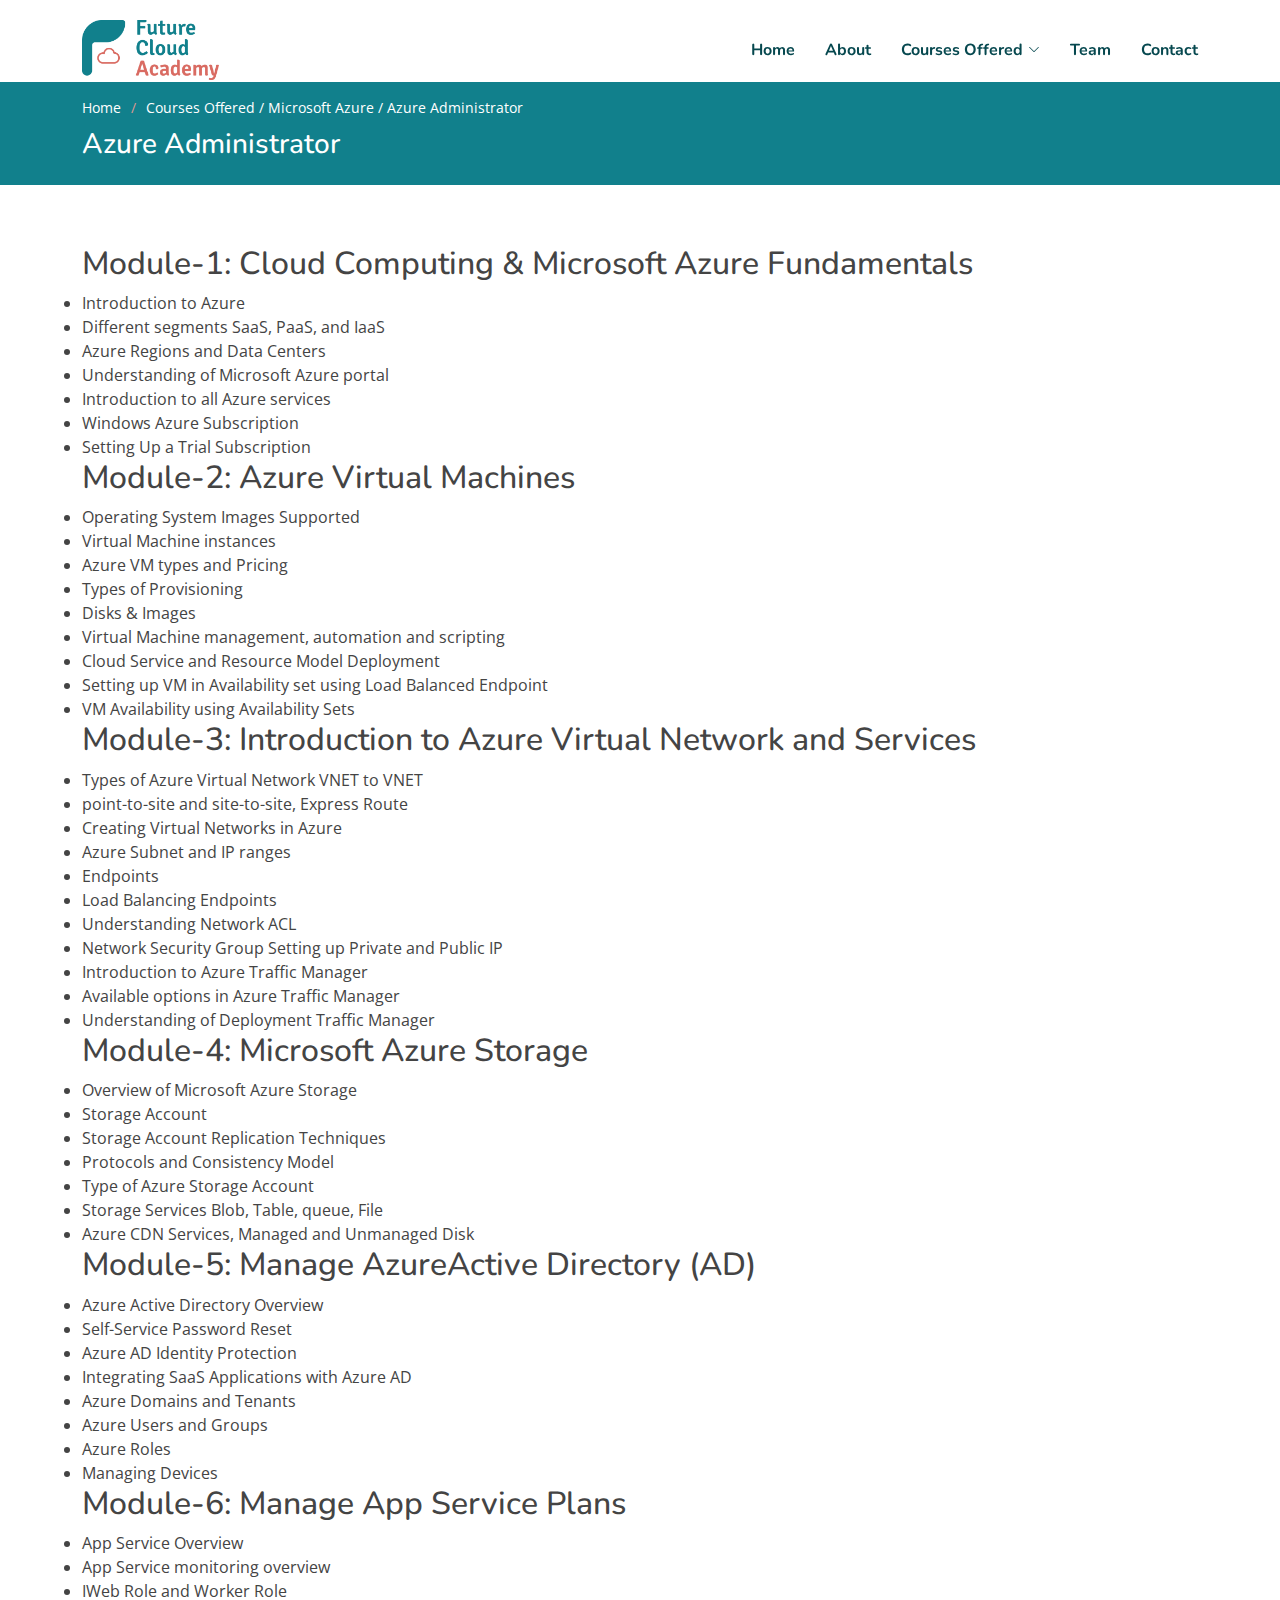
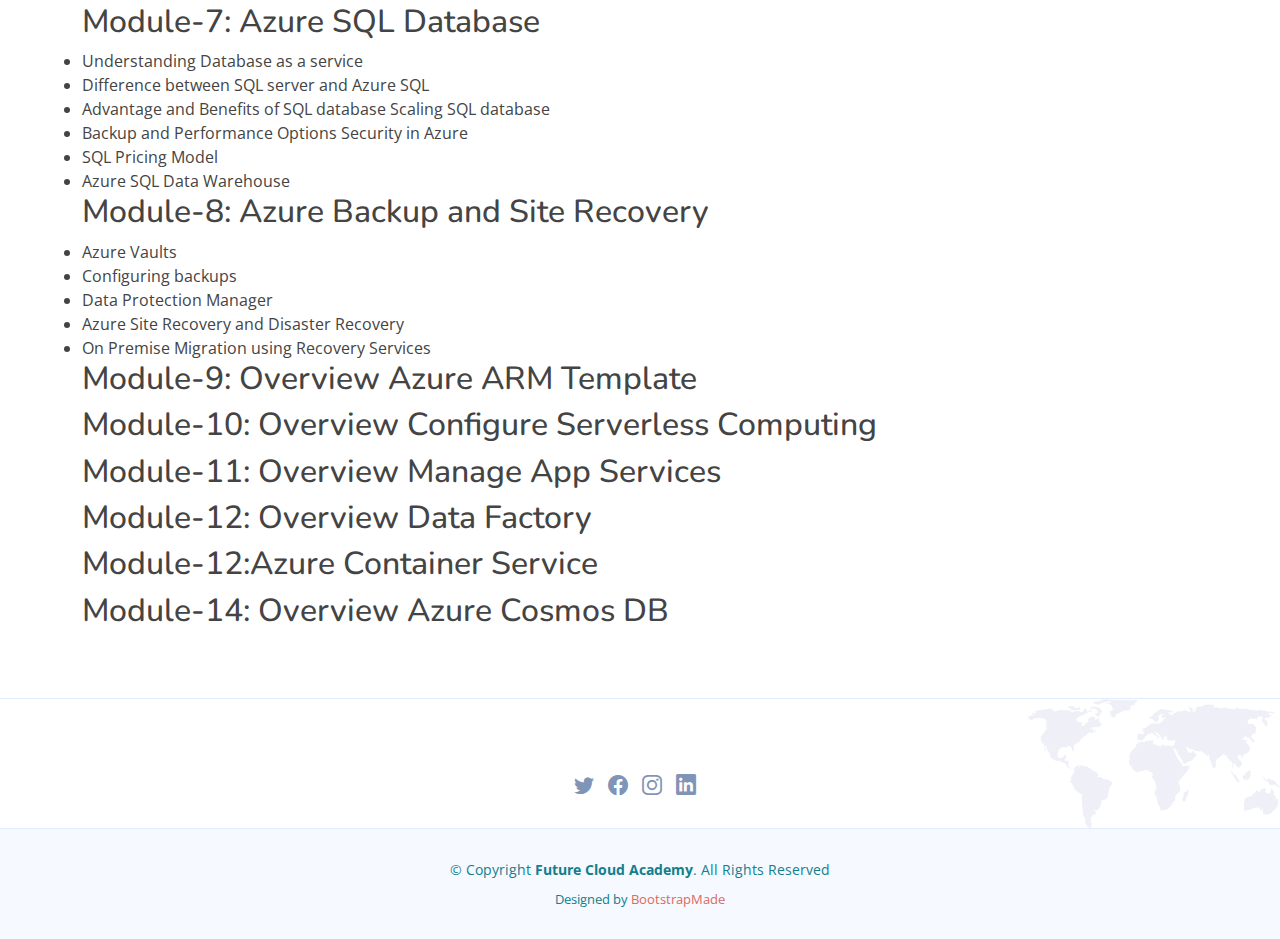
<file: az104.html>
<!DOCTYPE html>
<html lang="en">

<head>
  <meta charset="utf-8">
  <meta content="width=device-width, initial-scale=1.0" name="viewport">

  <title>Azure Administrator - Az104</title>
  <meta content="" name="description">
  <meta content="" name="keywords">

  <!-- Favicons -->
  <link href="assets/img/favicon.png" rel="icon">
  <link href="assets/img/apple-touch-icon.png" rel="apple-touch-icon">

  <!-- Google Fonts -->
  <link href="https://fonts.googleapis.com/css?family=Open+Sans:300,300i,400,400i,600,600i,700,700i|Nunito:300,300i,400,400i,600,600i,700,700i|Poppins:300,300i,400,400i,500,500i,600,600i,700,700i" rel="stylesheet">

  <!-- Vendor CSS Files -->
  <link href="assets/vendor/bootstrap/css/bootstrap.min.css" rel="stylesheet">
  <link href="assets/vendor/bootstrap-icons/bootstrap-icons.css" rel="stylesheet">
  <link href="assets/vendor/aos/aos.css" rel="stylesheet">
  <link href="assets/vendor/remixicon/remixicon.css" rel="stylesheet">
  <link href="assets/vendor/swiper/swiper-bundle.min.css" rel="stylesheet">
  <link href="assets/vendor/glightbox/css/glightbox.min.css" rel="stylesheet">

  <!-- Template Main CSS File -->
  <link href="assets/css/style.css" rel="stylesheet">

  <!-- =======================================================
  * Template Name: FlexStart - v1.4.0
  * Template URL: https://bootstrapmade.com/flexstart-bootstrap-startup-template/
  * Author: BootstrapMade.com
  * License: https://bootstrapmade.com/license/
  ======================================================== -->
</head>

<body>

  <!-- ======= Header ======= -->
  <header id="header" class="header fixed-top">
    <div class="container-fluid container-xl d-flex align-items-center justify-content-between">

      <a href="index.html" class="logo d-flex align-items-center">
        <img src="assets/img/logo.png" alt="">
        <!-- <span>FlexStart</span> -->
      </a>

      <nav id="navbar" class="navbar">
        <ul>
          <li><a class="nav-link scrollto" href="index.html">Home</a></li>
          <li><a class="nav-link scrollto" href="index.html #about">About</a></li>
			<li class="dropdown"><a href="#"><span>Courses Offered</span> <i class="bi bi-chevron-down"></i></a>
            <ul>
              <li class="dropdown"><a href="#"><span>Microsoft Azure</span> <i class="bi bi-chevron-right"></i></a>
                <ul>
              <li><a class="active" href="az104.html">Azure Administrator (Az-104)</a></li>
              <li><a href="az304.html">Azure Architect (Az-303 Az-304)</a></li>
              <li><a href="azdf.html">AAzure Security Engineer Associate (Az500) </a></li>
              <li><a href="azsqlad.html">Azure SQL Administrator</a></li>
                </ul>
              </li>
<!--			  <li class="dropdown"><a href="#"><span>AWS</span> <i class="bi bi-chevron-right"></i></a>
                <ul>
			  <li><a href="awssaa.html">AWS Solutions Architect Associate</a></li>
              <li><a href="awssap.html">AWS Solutions Architect Professional</a></li>
              <li><a href="awsdoep.html">AWS DevOps Engineer Professional</a></li>
              <li><a href="awssoaa.html">AWS SysOps Administrator Associate</a></li>
                </ul>
              </li>
			  <li class="dropdown"><a href="#"><span>Google Cloud</span> <i class="bi bi-chevron-right"></i></a>
                <ul>
              <li><a href="goace.html">Associate Cloud Engineer</a></li>
              <li><a href="gopca.html">Professional Cloud Architect</a></li>
              <li><a href="gopcse.html">Professional Cloud Security Engineer</a></li>
              <li><a href="gopcdoe.html">Professional Cloud DevOps Engineer</a></li>
            </ul>
              </li> -->
			  <li class="dropdown"><a href="#"><span>ITIL4</span> <i class="bi bi-chevron-right"></i></a>
                <ul>
              <li><a href="itilace.html">ITIL4 Foundation</a></li>
              <li><a href="itilpca.html">Incident Problem and Change Management</a></li>
              <li><a href="itilpcse.html">IT Asset Management</a></li>
              <li><a href="itilpcdoe.html">IT SIAM</a></li>
			  <li><a href="ITILCM.html">IT Change Management</a></li>
			    </ul>
              </li>
            </ul>
          </li>
          <li><a class="nav-link scrollto" href="index.html #team">Team</a></li>
          <li><a class="nav-link scrollto" href="index.html #contact">Contact</a></li>
        </ul>
        <i class="bi bi-list mobile-nav-toggle"></i>
      </nav><!-- .navbar -->

    </div>
  </header><!-- End Header -->

  <main id="main">

    <!-- ======= Breadcrumbs ======= -->
    <section class="breadcrumbs">
      <div class="container">

        <ol>
          <li><a href="index.html">Home</a></li>
          <li>Courses Offered / Microsoft Azure / Azure Administrator</li>
        </ol>
        <h2>Azure Administrator</h2>

      </div>
    </section><!-- End Breadcrumbs -->

    <section class="inner-page">
      <div class="container">
        <h2> Module-1: Cloud Computing & Microsoft Azure Fundamentals </h2>
		 		 <li class="font-size-s">
					Introduction to Azure
		 </li>
		 		 <li class="font-size-s">
					Different segments SaaS, PaaS, and IaaS 
		 </li>
		 		 <li class="font-size-s">
					Azure Regions and Data Centers 
		 </li>
		 		 <li class="font-size-s">
					Understanding of Microsoft Azure portal 
		 </li>
		 		 <li class="font-size-s">
					Introduction to all Azure services 
		 </li>
		 		 <li class="font-size-s">
					Windows Azure Subscription
		 </li>
		 		 <li class="font-size-s">
					Setting Up a Trial Subscription
		 </li>
      </div>
	  <div class="container">
         <h2>Module-2: Azure Virtual Machines</h2>
		 		 <li class="font-size-s">
					Operating System Images Supported 
		 </li>
		 		 <li class="font-size-s">
					Virtual Machine instances 
		 </li>
		 		 <li class="font-size-s">
					Azure VM types and Pricing 
		 </li>
		 		 <li class="font-size-s">
					Types of Provisioning
		 </li>
		 		 <li class="font-size-s">
					Disks & Images
		 </li>
		 		 <li class="font-size-s">
					Virtual Machine management, automation and scripting 
		 </li>
		 		 <li class="font-size-s">
					Cloud Service and Resource Model Deployment
		 </li>
		 <li class="font-size-s">
					Setting up VM in Availability set using Load Balanced Endpoint 
		 </li>
		 		 <li class="font-size-s">
					VM Availability using Availability Sets
		 </li>
      </div>
	  <div class="container">
         <h2>Module-3: Introduction to Azure Virtual Network and Services</h2>
		 		 <li class="font-size-s">
					Types of Azure Virtual Network VNET to VNET
		 </li>
		 		 <li class="font-size-s">
					point-to-site and site-to-site, Express Route 
		 </li>
		 		 <li class="font-size-s">
					Creating Virtual Networks in Azure
		 </li>
		 		 <li class="font-size-s">
					Azure Subnet and IP ranges 
		 </li>
		 		 <li class="font-size-s">
					Endpoints
		 </li>
		 		 <li class="font-size-s">
					Load Balancing Endpoints
		 </li>
		 		 <li class="font-size-s">
					Understanding Network ACL
		 </li>
		 <li class="font-size-s">
					Network Security Group Setting up Private and Public IP 
		 </li>
		 <li class="font-size-s">
					Introduction to Azure Traffic Manager
		 </li>
		 <li class="font-size-s">
					Available options in Azure Traffic Manager 
		 </li>
		 <li class="font-size-s">
					Understanding of Deployment Traffic Manager
		 </li>
      </div>
      <div class="container">
        <h2> Module-4: Microsoft Azure Storage</h2>
		 		 <li class="font-size-s">
					Overview of Microsoft Azure Storage 
		 </li>
		 		 <li class="font-size-s">
					Storage Account
		 </li>
		 		 <li class="font-size-s">
					Storage Account Replication Techniques 
		 </li>
		 		 <li class="font-size-s">
					Protocols and Consistency Model
		</li>			
		 		 <li class="font-size-s">
					Type of Azure Storage Account
		 </li>
		 		 <li class="font-size-s">
					Storage Services Blob, Table, queue, File
		 </li>
		 		 <li class="font-size-s">
					Azure CDN Services, Managed and Unmanaged Disk
		 </li>
      </div>
      <div class="container">
         <h2>Module-5: Manage AzureActive Directory (AD)</h2>
		 		 <li class="font-size-s">
					Azure Active Directory Overview 
		 </li>
		 		 <li class="font-size-s">
					Self-Service Password Reset 
		 </li>
		 		 <li class="font-size-s">
					Azure AD Identity Protection
		 </li>
		 		 <li class="font-size-s">
					Integrating SaaS Applications with Azure AD 
		 </li>
		 		 <li class="font-size-s">
					Azure Domains and Tenants
		 </li>
		 		 <li class="font-size-s">
					Azure Users and Groups 
		 </li>
		 		 <li class="font-size-s">
					Azure Roles
		 </li>
		 <li class="font-size-s">
					Managing Devices
		 </li>
      </div>
      <div class="container">
<h2> Module-6: Manage App Service Plans</h2>
		 		 <li class="font-size-s">
					App Service Overview
		 </li>
		 		 <li class="font-size-s">
					App Service monitoring overview  
		 </li>
		 		 <li class="font-size-s">
					IWeb Role and Worker Role
		 </li>
      </div>
      <div class="container">
         <h2>Module-7: Azure SQL Database</h2>
		 		 <li class="font-size-s">
					Understanding Database as a service
		 </li>
		 		 <li class="font-size-s">
					Difference between SQL server and Azure SQL
		 </li>
		 		 <li class="font-size-s">
					Advantage and Benefits of SQL database Scaling SQL database 
		 </li>
		 		 <li class="font-size-s">
					Backup and Performance Options Security in Azure
		 </li>
		 		 <li class="font-size-s">
					SQL Pricing Model
		 </li>
		 		 <li class="font-size-s">
					Azure SQL Data Warehouse
		 </li>
      </div>
      <div class="container">
         <h2>Module-8: Azure Backup and Site Recovery</h2>
		 		 <li class="font-size-s">
					Azure Vaults 
		 </li>
		 		 <li class="font-size-s">
					Configuring backups 
		 </li>
		 		 <li class="font-size-s">
					Data Protection Manager
		 </li>
		 		 <li class="font-size-s">
					Azure Site Recovery and Disaster Recovery 
		 </li>
		 		 <li class="font-size-s">
					On Premise Migration using Recovery Services
		 </li>
      </div>
      <div class="container">
        <h2>Module-9: Overview Azure ARM Template</h2>
	
      </div>
      <div class="container">
         <h2>Module-10: Overview Configure Serverless Computing</h2>
		
      </div>
      <div class="container">
         <h2>Module-11: Overview Manage App Services</h2>
		
      </div>
      <div class="container">
         <h2>Module-12: Overview Data Factory</h2>
		 		 
		 		 
      </div>
      <div class="container">
	  	  <h2>Module-12:Azure Container Service</h2>
	 			 		 
      </div>
      <div class="container">
         <h2>Module-14: Overview Azure Cosmos DB</h2>
		 		 
      </div>
    </section>
  </main><!-- End #main -->

  <!-- ======= Footer ======= -->
  <footer id="footer" class="footer">
    <div class="footer-top">
      <div class="container">
        <div class="row gy-4">
              <!-- <span>FlexStart</span> -->
	<center>
            <div class="social-links mt-3">
              <a href="https://twitter.com/FutureCloudAca1" class="twitter"><i class="bi bi-twitter"></i></a>
              <a href="https://www.facebook.com/profile.php?id=100066685652739" class="facebook"><i class="bi bi-facebook"></i></a>
              <a href="https://www.instagram.com/futurecloudacademy/" class="instagram"><i class="bi bi-instagram bx bxl-instagram"></i></a>
              <a href="https://www.linkedin.com/in/futurecloud-academy-50ab50217/" class="linkedin"><i class="bi bi-linkedin bx bxl-linkedin"></i></a>
            </div>
	</center>
        </div>
      </div>
    </div>

    <div class="container">
      <div class="copyright">
        &copy; Copyright <strong><span>Future Cloud Academy</span></strong>. All Rights Reserved
      </div>
      <div class="credits">
        <!-- All the links in the footer should remain intact. -->
        <!-- You can delete the links only if you purchased the pro version. -->
        <!-- Licensing information: https://bootstrapmade.com/license/ -->
        <!-- Purchase the pro version with working PHP/AJAX contact form: https://bootstrapmade.com/flexstart-bootstrap-startup-template/ -->
        Designed by <a href="https://bootstrapmade.com/">BootstrapMade</a>
      </div>
    </div>
  </footer><!-- End Footer -->

  <a href="#" class="back-to-top d-flex align-items-center justify-content-center"><i class="bi bi-arrow-up-short"></i></a>

  <!-- Vendor JS Files -->
  <script src="assets/vendor/bootstrap/js/bootstrap.bundle.js"></script>
  <script src="assets/vendor/aos/aos.js"></script>
  <script src="assets/vendor/php-email-form/validate.js"></script>
  <script src="assets/vendor/swiper/swiper-bundle.min.js"></script>
  <script src="assets/vendor/purecounter/purecounter.js"></script>
  <script src="assets/vendor/isotope-layout/isotope.pkgd.min.js"></script>
  <script src="assets/vendor/glightbox/js/glightbox.min.js"></script>

  <!-- Template Main JS File -->
  <script src="assets/js/main.js"></script>

</body>

</html>
</file>
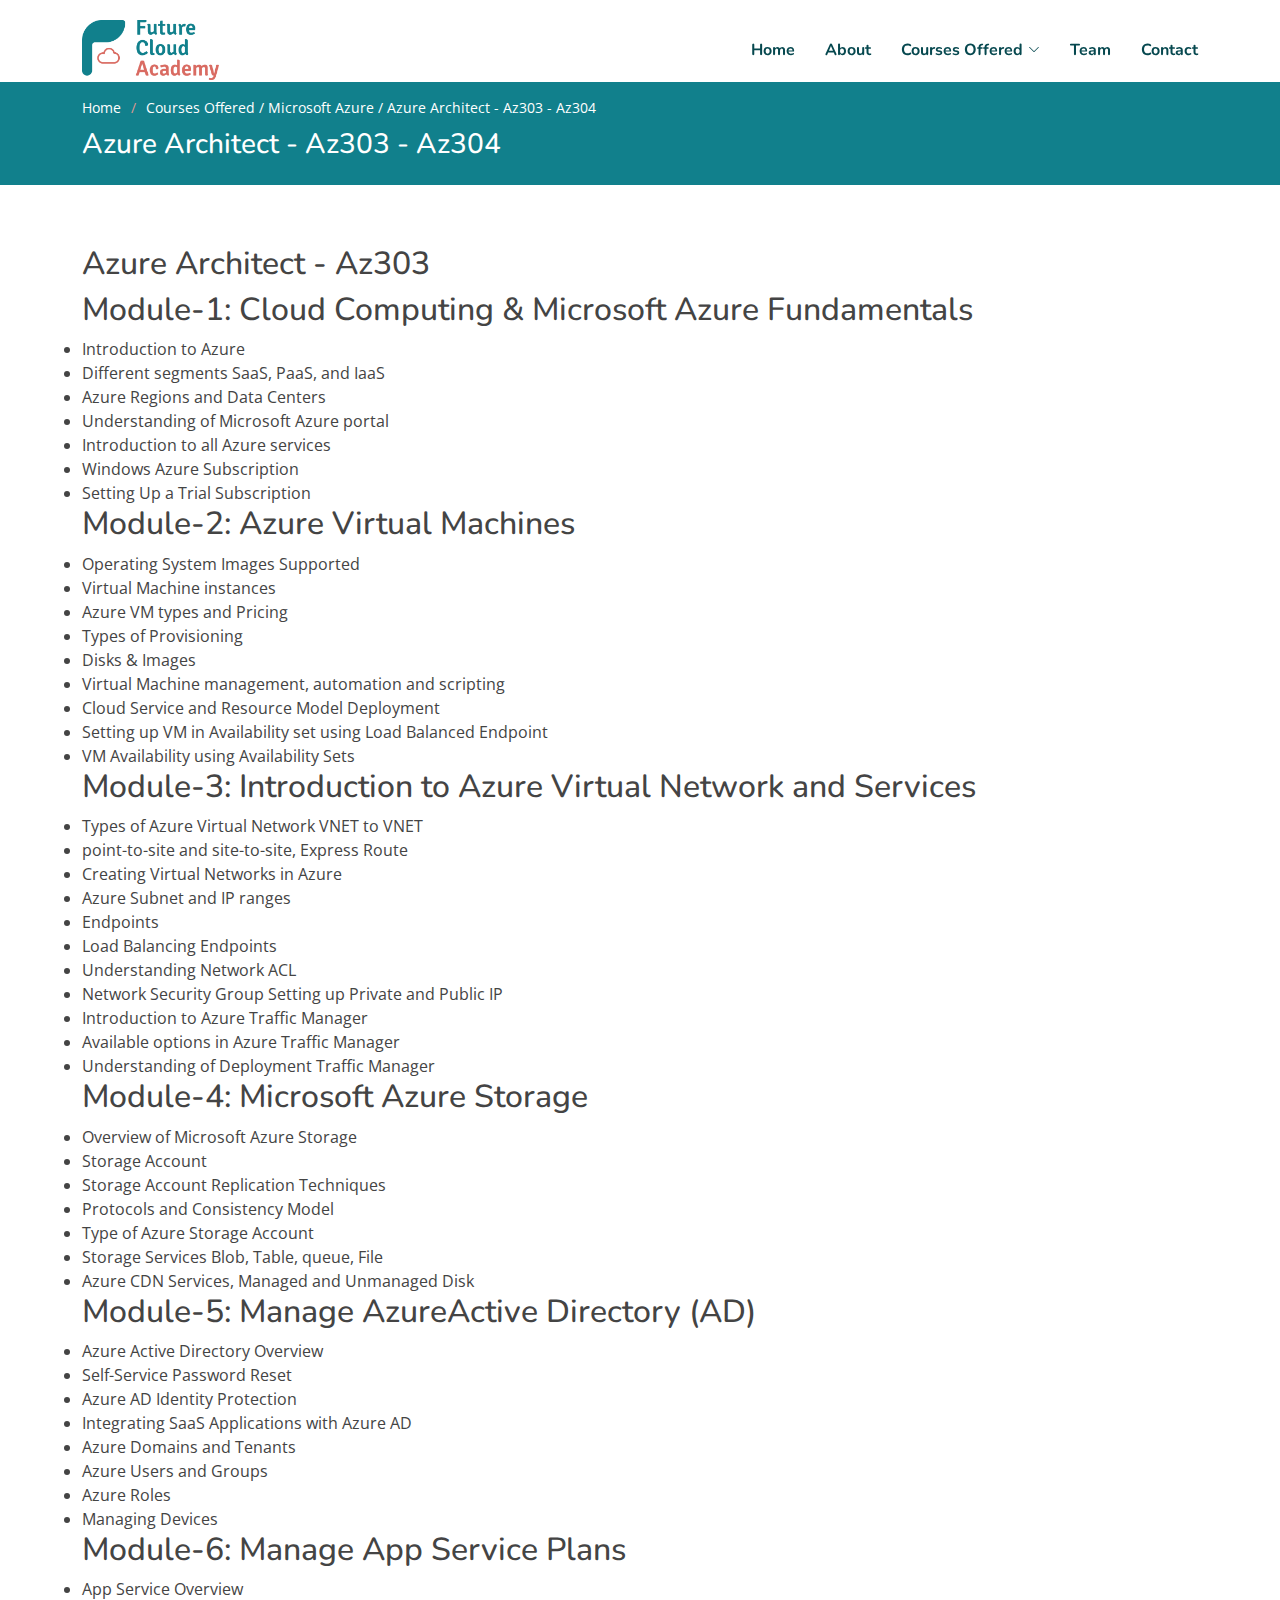
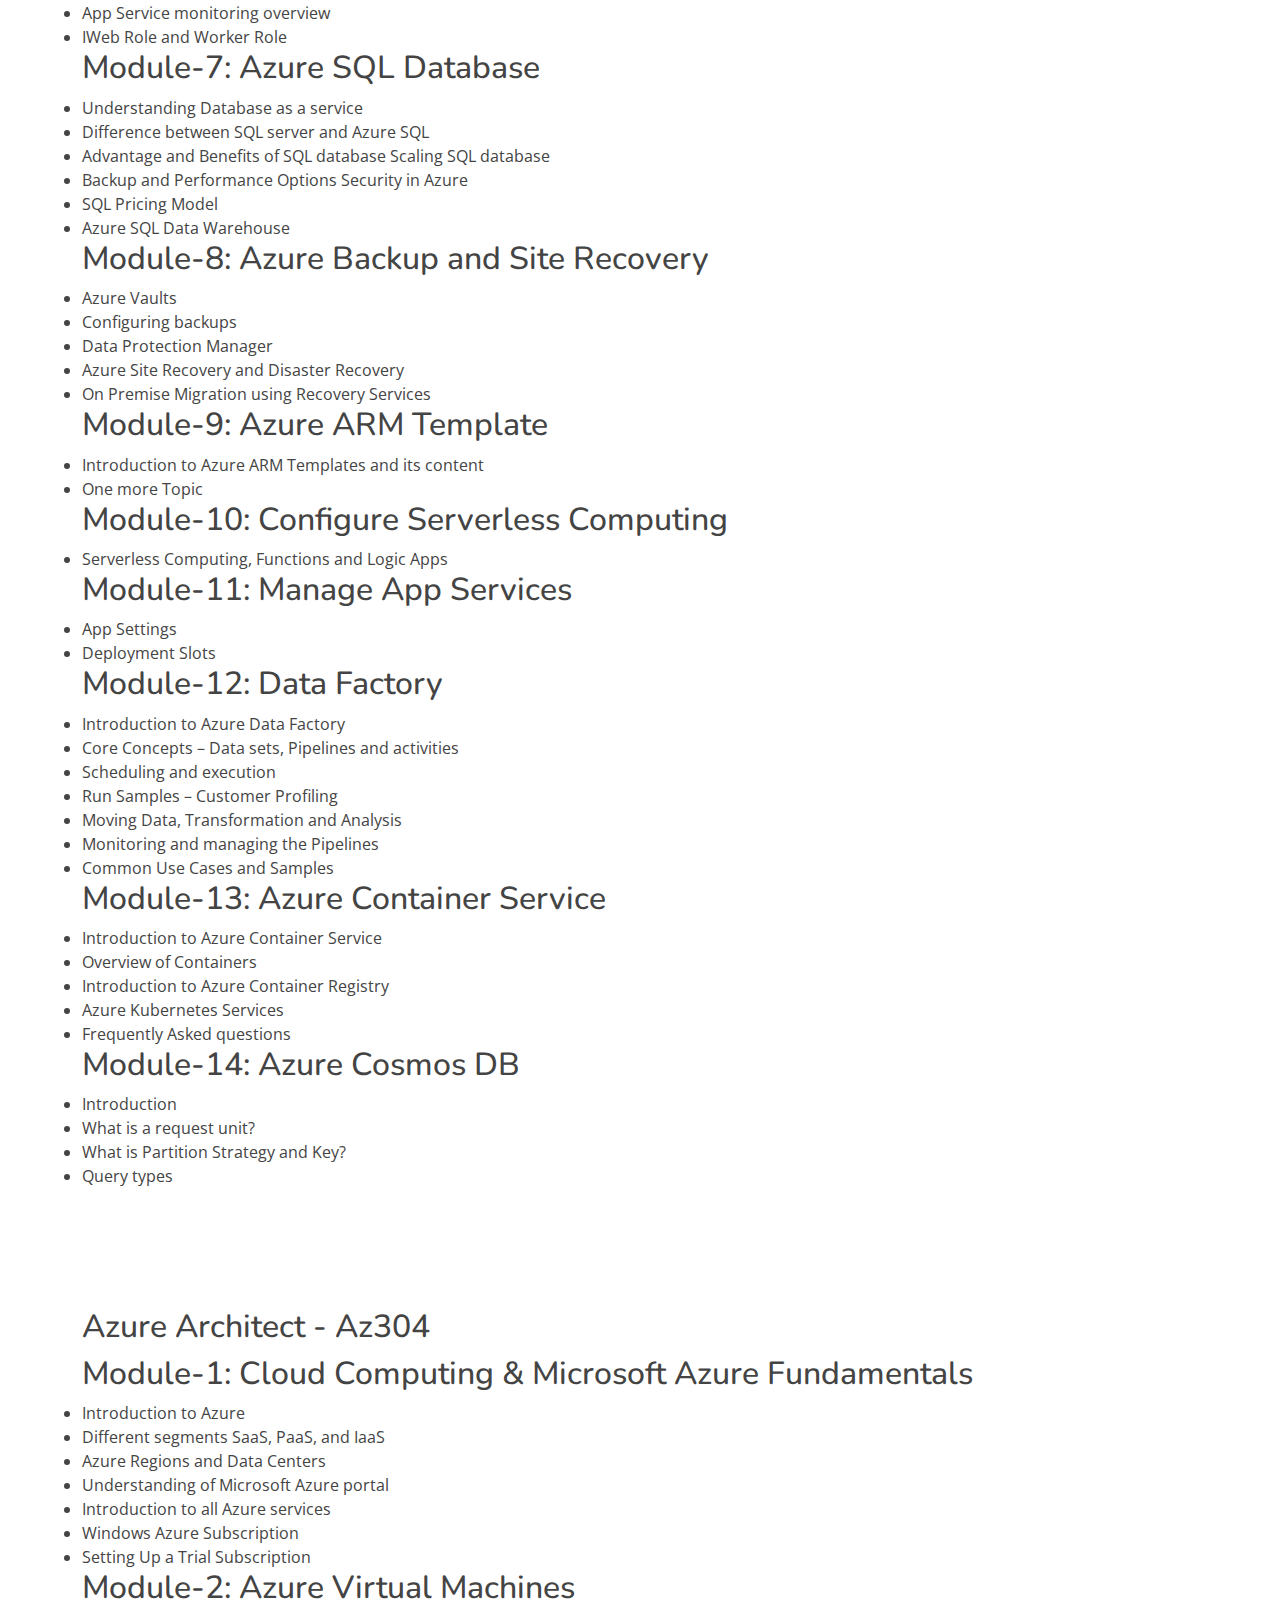
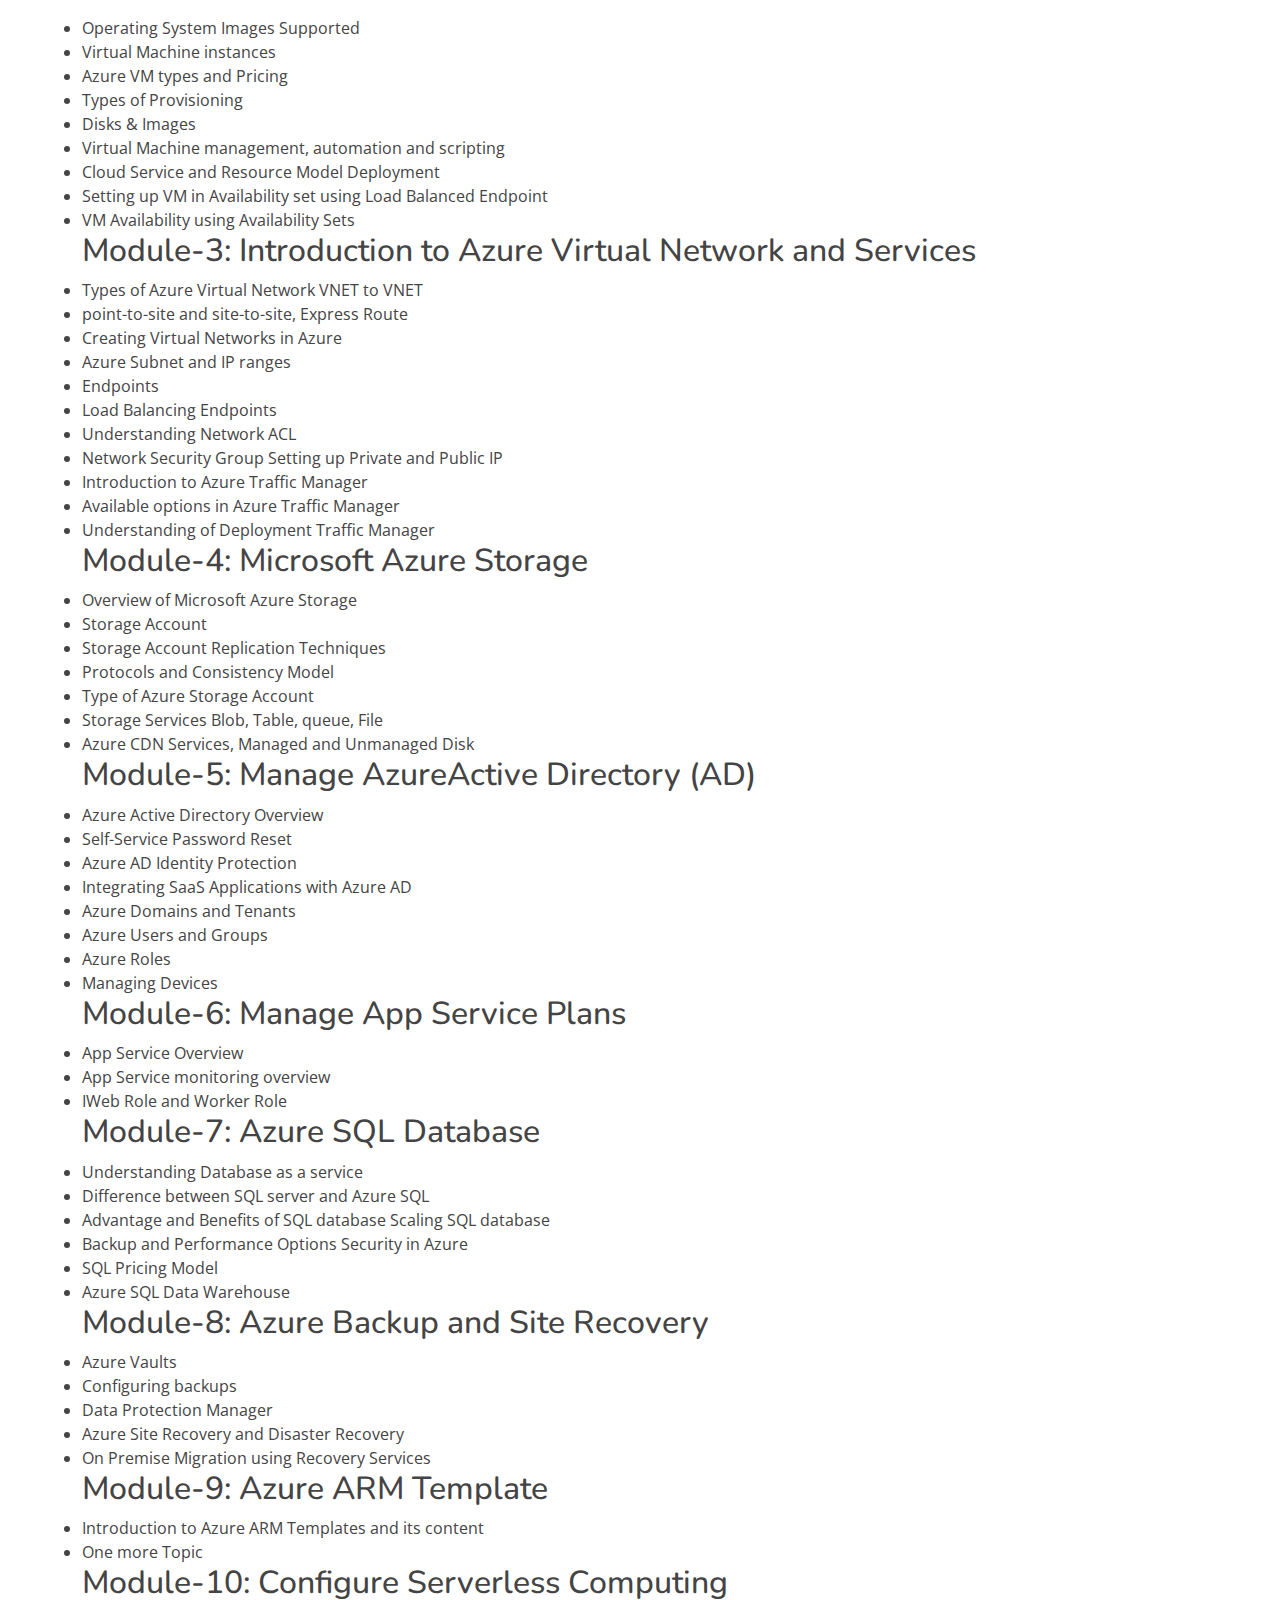
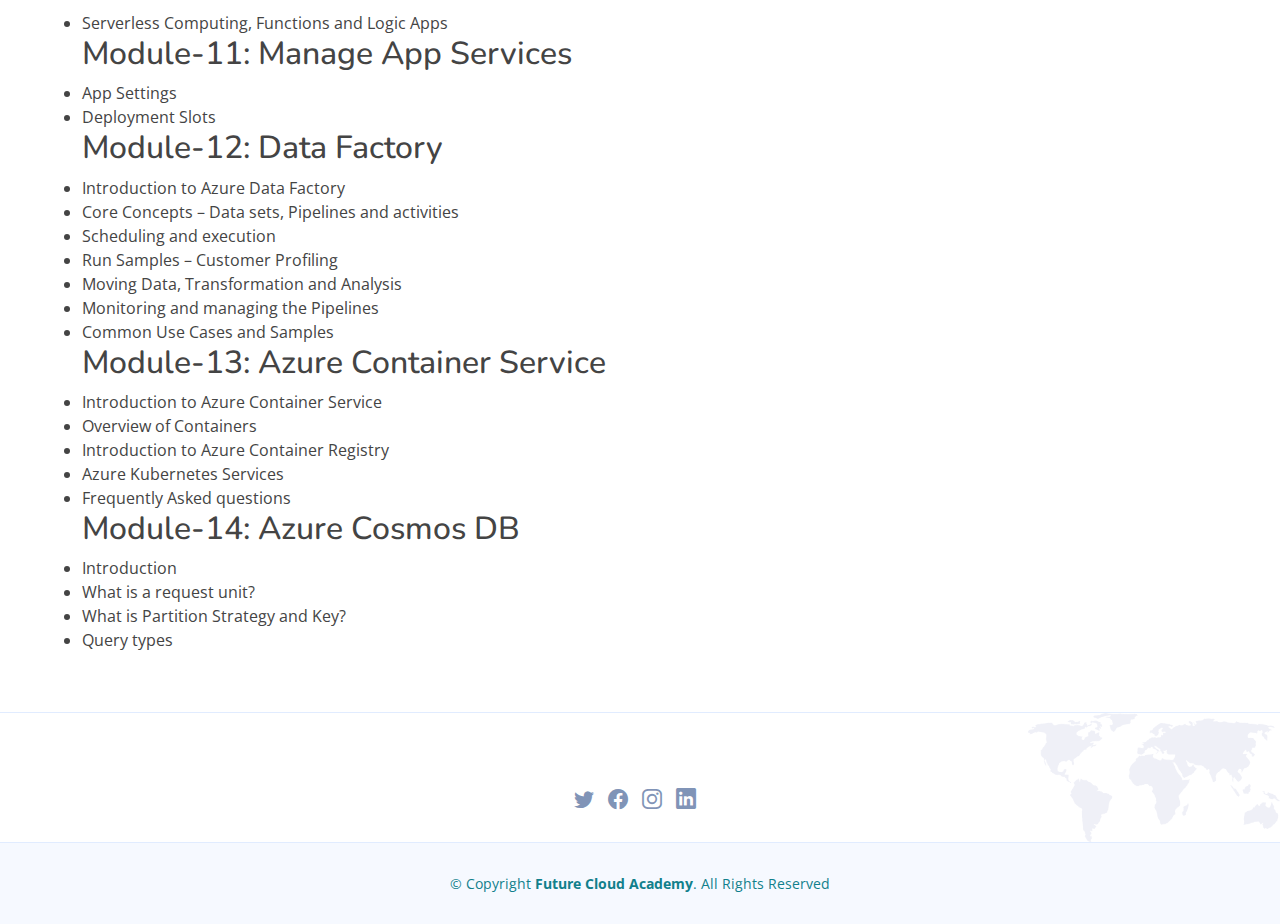
<file: az304.html>
<!DOCTYPE html>
<html lang="en">

<head>
  <meta charset="utf-8">
  <meta content="width=device-width, initial-scale=1.0" name="viewport">

  <title>Azure Architect - Az303 - Az304</title>
  <meta content="" name="description">
  <meta content="" name="keywords">

  <!-- Favicons -->
  <link href="assets/img/favicon.png" rel="icon">
  <link href="assets/img/apple-touch-icon.png" rel="apple-touch-icon">

  <!-- Google Fonts -->
  <link href="https://fonts.googleapis.com/css?family=Open+Sans:300,300i,400,400i,600,600i,700,700i|Nunito:300,300i,400,400i,600,600i,700,700i|Poppins:300,300i,400,400i,500,500i,600,600i,700,700i" rel="stylesheet">

  <!-- Vendor CSS Files -->
  <link href="assets/vendor/bootstrap/css/bootstrap.min.css" rel="stylesheet">
  <link href="assets/vendor/bootstrap-icons/bootstrap-icons.css" rel="stylesheet">
  <link href="assets/vendor/aos/aos.css" rel="stylesheet">
  <link href="assets/vendor/remixicon/remixicon.css" rel="stylesheet">
  <link href="assets/vendor/swiper/swiper-bundle.min.css" rel="stylesheet">
  <link href="assets/vendor/glightbox/css/glightbox.min.css" rel="stylesheet">

  <!-- Template Main CSS File -->
  <link href="assets/css/style.css" rel="stylesheet">

  <!-- =======================================================
  * Template Name: FlexStart - v1.4.0
  * Template URL: https://bootstrapmade.com/flexstart-bootstrap-startup-template/
  * Author: BootstrapMade.com
  * License: https://bootstrapmade.com/license/
  ======================================================== -->
</head>

<body>

  <!-- ======= Header ======= -->
  <header id="header" class="header fixed-top">
    <div class="container-fluid container-xl d-flex align-items-center justify-content-between">

      <a href="index.html" class="logo d-flex align-items-center">
        <img src="assets/img/logo.png" alt="">
        <!-- <span>FlexStart</span> -->
      </a>

      <nav id="navbar" class="navbar">
        <ul>
          <li><a class="nav-link scrollto" href="index.html">Home</a></li>
          <li><a class="nav-link scrollto" href="index.html #about">About</a></li>
			<li class="dropdown"><a href="#"><span>Courses Offered</span> <i class="bi bi-chevron-down"></i></a>
            <ul>
              <li class="dropdown"><a href="#"><span>Microsoft Azure</span> <i class="bi bi-chevron-right"></i></a>
                <ul>
              <li><a class="active" href="az104.html">Azure Administrator (Az-104)</a></li>
              <li><a href="az304.html">Azure Architect (Az-303 Az-304)</a></li>
              <li><a href="azdf.html">Azure Security Engineer Associate (Az500)</a></li>
              <li><a href="azsqlad.html">Azure SQL Administrator</a></li>
                </ul>
              </li>
<!--		  <li class="dropdown"><a href="#"><span>AWS</span> <i class="bi bi-chevron-right"></i></a>
                <ul>
			  <li><a href="awssaa.html">AWS Solutions Architect Associate</a></li>
              <li><a href="awssap.html">AWS Solutions Architect Professional</a></li>
              <li><a href="awsdoep.html">AWS DevOps Engineer Professional</a></li>
              <li><a href="awssoaa.html">AWS SysOps Administrator Associate</a></li>
                </ul>
              </li>
			  <li class="dropdown"><a href="#"><span>Google Cloud</span> <i class="bi bi-chevron-right"></i></a>
                <ul>
              <li><a href="goace.html">Associate Cloud Engineer</a></li>
              <li><a href="gopca.html">Professional Cloud Architect</a></li>
              <li><a href="gopcse.html">Professional Cloud Security Engineer</a></li>
              <li><a href="gopcdoe.html">Professional Cloud DevOps Engineer</a></li>
            </ul>
              </li>
-->
			  
			  <li class="dropdown"><a href="#"><span>ITIL4</span> <i class="bi bi-chevron-right"></i></a>
               <ul>
              <li><a href="itilace.html">ITIL4 Foundation</a></li>
              <li><a href="itilpca.html">Incident Problem and Change Management</a></li>
              <li><a href="itilpcse.html">IT Asset Management</a></li>
              <li><a href="itilpcdoe.html">IT SIAM</a></li>
			  <li><a href="ITILCM.html">IT Change Management</a></li>
			    </ul>
              </li>
            </ul>
          </li>
          <li><a class="nav-link scrollto" href="index.html #team">Team</a></li>
          <li><a class="nav-link scrollto" href="index.html #contact">Contact</a></li>
        </ul>
        <i class="bi bi-list mobile-nav-toggle"></i>
      </nav><!-- .navbar -->

    </div>
  </header><!-- End Header -->

  <main id="main">

    <!-- ======= Breadcrumbs ======= -->
    <section class="breadcrumbs">
      <div class="container">

        <ol>
          <li><a href="index.html">Home</a></li>
          <li>Courses Offered / Microsoft Azure / Azure Architect - Az303 - Az304</li>
        </ol>
        <h2>Azure Architect - Az303 - Az304</h2>

      </div>
    </section><!-- End Breadcrumbs -->

    <section class="inner-page">
      <div class="container">
		  <h2> Azure Architect - Az303 </h2>
        <h2> Module-1: Cloud Computing & Microsoft Azure Fundamentals </h2>
		 		 <li class="font-size-s">
					Introduction to Azure
		 </li>
		 		 <li class="font-size-s">
					Different segments SaaS, PaaS, and IaaS 
		 </li>
		 		 <li class="font-size-s">
					Azure Regions and Data Centers 
		 </li>
		 		 <li class="font-size-s">
					Understanding of Microsoft Azure portal 
		 </li>
		 		 <li class="font-size-s">
					Introduction to all Azure services 
		 </li>
		 		 <li class="font-size-s">
					Windows Azure Subscription
		 </li>
		 		 <li class="font-size-s">
					Setting Up a Trial Subscription
		 </li>
      </div>
	  <div class="container">
         <h2>Module-2: Azure Virtual Machines</h2>
		 		 <li class="font-size-s">
					Operating System Images Supported 
		 </li>
		 		 <li class="font-size-s">
					Virtual Machine instances 
		 </li>
		 		 <li class="font-size-s">
					Azure VM types and Pricing 
		 </li>
		 		 <li class="font-size-s">
					Types of Provisioning
		 </li>
		 		 <li class="font-size-s">
					Disks & Images
		 </li>
		 		 <li class="font-size-s">
					Virtual Machine management, automation and scripting 
		 </li>
		 		 <li class="font-size-s">
					Cloud Service and Resource Model Deployment
		 </li>
		 <li class="font-size-s">
					Setting up VM in Availability set using Load Balanced Endpoint 
		 </li>
		 		 <li class="font-size-s">
					VM Availability using Availability Sets
		 </li>
      </div>
	  <div class="container">
         <h2>Module-3: Introduction to Azure Virtual Network and Services</h2>
		 		 <li class="font-size-s">
					Types of Azure Virtual Network VNET to VNET
		 </li>
		 		 <li class="font-size-s">
					point-to-site and site-to-site, Express Route 
		 </li>
		 		 <li class="font-size-s">
					Creating Virtual Networks in Azure
		 </li>
		 		 <li class="font-size-s">
					Azure Subnet and IP ranges 
		 </li>
		 		 <li class="font-size-s">
					Endpoints
		 </li>
		 		 <li class="font-size-s">
					Load Balancing Endpoints
		 </li>
		 		 <li class="font-size-s">
					Understanding Network ACL
		 </li>
		 <li class="font-size-s">
					Network Security Group Setting up Private and Public IP 
		 </li>
		 <li class="font-size-s">
					Introduction to Azure Traffic Manager
		 </li>
		 <li class="font-size-s">
					Available options in Azure Traffic Manager 
		 </li>
		 <li class="font-size-s">
					Understanding of Deployment Traffic Manager
		 </li>
      </div>
      <div class="container">
        <h2> Module-4: Microsoft Azure Storage</h2>
		 		 <li class="font-size-s">
					Overview of Microsoft Azure Storage 
		 </li>
		 		 <li class="font-size-s">
					Storage Account
		 </li>
		 		 <li class="font-size-s">
					Storage Account Replication Techniques 
		 </li>
		 		 <li class="font-size-s">
					Protocols and Consistency Model
		</li>			
		 		 <li class="font-size-s">
					Type of Azure Storage Account
		 </li>
		 		 <li class="font-size-s">
					Storage Services Blob, Table, queue, File
		 </li>
		 		 <li class="font-size-s">
					Azure CDN Services, Managed and Unmanaged Disk
		 </li>
      </div>
      <div class="container">
         <h2>Module-5: Manage AzureActive Directory (AD)</h2>
		 		 <li class="font-size-s">
					Azure Active Directory Overview 
		 </li>
		 		 <li class="font-size-s">
					Self-Service Password Reset 
		 </li>
		 		 <li class="font-size-s">
					Azure AD Identity Protection
		 </li>
		 		 <li class="font-size-s">
					Integrating SaaS Applications with Azure AD 
		 </li>
		 		 <li class="font-size-s">
					Azure Domains and Tenants
		 </li>
		 		 <li class="font-size-s">
					Azure Users and Groups 
		 </li>
		 		 <li class="font-size-s">
					Azure Roles
		 </li>
		 <li class="font-size-s">
					Managing Devices
		 </li>
      </div>
      <div class="container">
<h2> Module-6: Manage App Service Plans</h2>
		 		 <li class="font-size-s">
					App Service Overview
		 </li>
		 		 <li class="font-size-s">
					App Service monitoring overview  
		 </li>
		 		 <li class="font-size-s">
					IWeb Role and Worker Role
		 </li>
      </div>
      <div class="container">
         <h2>Module-7: Azure SQL Database</h2>
		 		 <li class="font-size-s">
					Understanding Database as a service
		 </li>
		 		 <li class="font-size-s">
					Difference between SQL server and Azure SQL
		 </li>
		 		 <li class="font-size-s">
					Advantage and Benefits of SQL database Scaling SQL database 
		 </li>
		 		 <li class="font-size-s">
					Backup and Performance Options Security in Azure
		 </li>
		 		 <li class="font-size-s">
					SQL Pricing Model
		 </li>
		 		 <li class="font-size-s">
					Azure SQL Data Warehouse
		 </li>
      </div>
      <div class="container">
         <h2>Module-8: Azure Backup and Site Recovery</h2>
		 		 <li class="font-size-s">
					Azure Vaults 
		 </li>
		 		 <li class="font-size-s">
					Configuring backups 
		 </li>
		 		 <li class="font-size-s">
					Data Protection Manager
		 </li>
		 		 <li class="font-size-s">
					Azure Site Recovery and Disaster Recovery 
		 </li>
		 		 <li class="font-size-s">
					On Premise Migration using Recovery Services
		 </li>
      </div>
      <div class="container">
        <h2>Module-9: Azure ARM Template</h2>
		 		 <li class="font-size-s">
					Introduction to Azure ARM Templates and its content
		 </li>
		 		 <li class="font-size-s">
					One more Topic 
		 </li>
      </div>
      <div class="container">
         <h2>Module-10: Configure Serverless Computing</h2>
		 		 <li class="font-size-s">
					Serverless Computing, Functions and Logic Apps
		 </li>
      </div>
      <div class="container">
         <h2>Module-11: Manage App Services</h2>
		 		 <li class="font-size-s">
					App Settings
		 </li>
		 		 <li class="font-size-s">
					Deployment Slots 
		 </li>
      </div>
      <div class="container">
         <h2>Module-12: Data Factory</h2>
		 		 <li class="font-size-s">
					Introduction to Azure Data Factory
		 </li>
		 		 <li class="font-size-s">
					Core Concepts – Data sets, Pipelines and activities 
		 </li>
		 		 <li class="font-size-s">
					Scheduling and execution
		 </li>
		 		 <li class="font-size-s">
					Run Samples – Customer Profiling 
		 </li>
		 		 <li class="font-size-s">
					Moving Data, Transformation and Analysis 
		 </li>
		 		 <li class="font-size-s">
					Monitoring and managing the Pipelines 
		 </li>
		 		 <li class="font-size-s">
					Common Use Cases and Samples
		 </li>
      </div>
      <div class="container">
         <h2>Module-13: Azure Container Service</h2>
		 		 <li class="font-size-s">
					Introduction to Azure Container Service 
		 </li>
		 		 <li class="font-size-s">
					Overview of Containers 
		 </li>
		 		 <li class="font-size-s">
					Introduction to Azure Container Registry 
		 </li>
		 		 <li class="font-size-s">
					Azure Kubernetes Services
		 </li>
		 		 <li class="font-size-s">
					Frequently Asked questions
		 </li>
      </div>
      <div class="container">
         <h2>Module-14: Azure Cosmos DB</h2>
		 		 <li class="font-size-s">
					Introduction
		 </li>
		 		 <li class="font-size-s">
					What is a request unit? 
		 </li>
		 		 <li class="font-size-s">
					What is Partition Strategy and Key? 
		 </li>
		 		 <li class="font-size-s">
					Query types
		 </li>
      </div>
    </section>
	<section class="inner-page">
      <div class="container">
		 <h2> Azure Architect - Az304 </h2>
        <h2> Module-1: Cloud Computing & Microsoft Azure Fundamentals </h2>
		 		 <li class="font-size-s">
					Introduction to Azure
		 </li>
		 		 <li class="font-size-s">
					Different segments SaaS, PaaS, and IaaS 
		 </li>
		 		 <li class="font-size-s">
					Azure Regions and Data Centers 
		 </li>
		 		 <li class="font-size-s">
					Understanding of Microsoft Azure portal 
		 </li>
		 		 <li class="font-size-s">
					Introduction to all Azure services 
		 </li>
		 		 <li class="font-size-s">
					Windows Azure Subscription
		 </li>
		 		 <li class="font-size-s">
					Setting Up a Trial Subscription
		 </li>
      </div>
	  <div class="container">
         <h2>Module-2: Azure Virtual Machines</h2>
		 		 <li class="font-size-s">
					Operating System Images Supported 
		 </li>
		 		 <li class="font-size-s">
					Virtual Machine instances 
		 </li>
		 		 <li class="font-size-s">
					Azure VM types and Pricing 
		 </li>
		 		 <li class="font-size-s">
					Types of Provisioning
		 </li>
		 		 <li class="font-size-s">
					Disks & Images
		 </li>
		 		 <li class="font-size-s">
					Virtual Machine management, automation and scripting 
		 </li>
		 		 <li class="font-size-s">
					Cloud Service and Resource Model Deployment
		 </li>
		 <li class="font-size-s">
					Setting up VM in Availability set using Load Balanced Endpoint 
		 </li>
		 		 <li class="font-size-s">
					VM Availability using Availability Sets
		 </li>
      </div>
	  <div class="container">
         <h2>Module-3: Introduction to Azure Virtual Network and Services</h2>
		 		 <li class="font-size-s">
					Types of Azure Virtual Network VNET to VNET
		 </li>
		 		 <li class="font-size-s">
					point-to-site and site-to-site, Express Route 
		 </li>
		 		 <li class="font-size-s">
					Creating Virtual Networks in Azure
		 </li>
		 		 <li class="font-size-s">
					Azure Subnet and IP ranges 
		 </li>
		 		 <li class="font-size-s">
					Endpoints
		 </li>
		 		 <li class="font-size-s">
					Load Balancing Endpoints
		 </li>
		 		 <li class="font-size-s">
					Understanding Network ACL
		 </li>
		 <li class="font-size-s">
					Network Security Group Setting up Private and Public IP 
		 </li>
		 <li class="font-size-s">
					Introduction to Azure Traffic Manager
		 </li>
		 <li class="font-size-s">
					Available options in Azure Traffic Manager 
		 </li>
		 <li class="font-size-s">
					Understanding of Deployment Traffic Manager
		 </li>
      </div>
      <div class="container">
        <h2> Module-4: Microsoft Azure Storage</h2>
		 		 <li class="font-size-s">
					Overview of Microsoft Azure Storage 
		 </li>
		 		 <li class="font-size-s">
					Storage Account
		 </li>
		 		 <li class="font-size-s">
					Storage Account Replication Techniques 
		 </li>
		 		 <li class="font-size-s">
					Protocols and Consistency Model
		</li>			
		 		 <li class="font-size-s">
					Type of Azure Storage Account
		 </li>
		 		 <li class="font-size-s">
					Storage Services Blob, Table, queue, File
		 </li>
		 		 <li class="font-size-s">
					Azure CDN Services, Managed and Unmanaged Disk
		 </li>
      </div>
      <div class="container">
         <h2>Module-5: Manage AzureActive Directory (AD)</h2>
		 		 <li class="font-size-s">
					Azure Active Directory Overview 
		 </li>
		 		 <li class="font-size-s">
					Self-Service Password Reset 
		 </li>
		 		 <li class="font-size-s">
					Azure AD Identity Protection
		 </li>
		 		 <li class="font-size-s">
					Integrating SaaS Applications with Azure AD 
		 </li>
		 		 <li class="font-size-s">
					Azure Domains and Tenants
		 </li>
		 		 <li class="font-size-s">
					Azure Users and Groups 
		 </li>
		 		 <li class="font-size-s">
					Azure Roles
		 </li>
		 <li class="font-size-s">
					Managing Devices
		 </li>
      </div>
      <div class="container">
<h2> Module-6: Manage App Service Plans</h2>
		 		 <li class="font-size-s">
					App Service Overview
		 </li>
		 		 <li class="font-size-s">
					App Service monitoring overview  
		 </li>
		 		 <li class="font-size-s">
					IWeb Role and Worker Role
		 </li>
      </div>
      <div class="container">
         <h2>Module-7: Azure SQL Database</h2>
		 		 <li class="font-size-s">
					Understanding Database as a service
		 </li>
		 		 <li class="font-size-s">
					Difference between SQL server and Azure SQL
		 </li>
		 		 <li class="font-size-s">
					Advantage and Benefits of SQL database Scaling SQL database 
		 </li>
		 		 <li class="font-size-s">
					Backup and Performance Options Security in Azure
		 </li>
		 		 <li class="font-size-s">
					SQL Pricing Model
		 </li>
		 		 <li class="font-size-s">
					Azure SQL Data Warehouse
		 </li>
      </div>
      <div class="container">
         <h2>Module-8: Azure Backup and Site Recovery</h2>
		 		 <li class="font-size-s">
					Azure Vaults 
		 </li>
		 		 <li class="font-size-s">
					Configuring backups 
		 </li>
		 		 <li class="font-size-s">
					Data Protection Manager
		 </li>
		 		 <li class="font-size-s">
					Azure Site Recovery and Disaster Recovery 
		 </li>
		 		 <li class="font-size-s">
					On Premise Migration using Recovery Services
		 </li>
      </div>
      <div class="container">
        <h2>Module-9: Azure ARM Template</h2>
		 		 <li class="font-size-s">
					Introduction to Azure ARM Templates and its content
		 </li>
		 		 <li class="font-size-s">
					One more Topic 
		 </li>
      </div>
      <div class="container">
         <h2>Module-10: Configure Serverless Computing</h2>
		 		 <li class="font-size-s">
					Serverless Computing, Functions and Logic Apps
		 </li>
      </div>
      <div class="container">
         <h2>Module-11: Manage App Services</h2>
		 		 <li class="font-size-s">
					App Settings
		 </li>
		 		 <li class="font-size-s">
					Deployment Slots 
		 </li>
      </div>
      <div class="container">
         <h2>Module-12: Data Factory</h2>
		 		 <li class="font-size-s">
					Introduction to Azure Data Factory
		 </li>
		 		 <li class="font-size-s">
					Core Concepts – Data sets, Pipelines and activities 
		 </li>
		 		 <li class="font-size-s">
					Scheduling and execution
		 </li>
		 		 <li class="font-size-s">
					Run Samples – Customer Profiling 
		 </li>
		 		 <li class="font-size-s">
					Moving Data, Transformation and Analysis 
		 </li>
		 		 <li class="font-size-s">
					Monitoring and managing the Pipelines 
		 </li>
		 		 <li class="font-size-s">
					Common Use Cases and Samples
		 </li>
      </div>
      <div class="container">
         <h2>Module-13: Azure Container Service</h2>
		 		 <li class="font-size-s">
					Introduction to Azure Container Service 
		 </li>
		 		 <li class="font-size-s">
					Overview of Containers 
		 </li>
		 		 <li class="font-size-s">
					Introduction to Azure Container Registry 
		 </li>
		 		 <li class="font-size-s">
					Azure Kubernetes Services
		 </li>
		 		 <li class="font-size-s">
					Frequently Asked questions
		 </li>
      </div>
      <div class="container">
         <h2>Module-14: Azure Cosmos DB</h2>
		 		 <li class="font-size-s">
					Introduction
		 </li>
		 		 <li class="font-size-s">
					What is a request unit? 
		 </li>
		 		 <li class="font-size-s">
					What is Partition Strategy and Key? 
		 </li>
		 		 <li class="font-size-s">
					Query types
		 </li>
      </div>
    </section>
  </main><!-- End #main -->

  <!-- ======= Footer ======= -->
  <footer id="footer" class="footer">
    <div class="footer-top">
      <div class="container">
        <div class="row gy-4">
              <!-- <span>FlexStart</span> -->
	<center>
            <div class="social-links mt-3">
              <a href="https://twitter.com/FutureCloudAca1" class="twitter"><i class="bi bi-twitter"></i></a>
              <a href="https://www.facebook.com/profile.php?id=100066685652739" class="facebook"><i class="bi bi-facebook"></i></a>
              <a href="https://www.instagram.com/futurecloudacademy/" class="instagram"><i class="bi bi-instagram bx bxl-instagram"></i></a>
              <a href="https://www.linkedin.com/in/futurecloud-academy-50ab50217/" class="linkedin"><i class="bi bi-linkedin bx bxl-linkedin"></i></a>
            </div>
	</center>
        </div>
      </div>
    </div>

    <div class="container">
      <div class="copyright">
        &copy; Copyright <strong><span>Future Cloud Academy</span></strong>. All Rights Reserved
      </div>
     
    </div>
  </footer><!-- End Footer -->

  <a href="#" class="back-to-top d-flex align-items-center justify-content-center"><i class="bi bi-arrow-up-short"></i></a>

  <!-- Vendor JS Files -->
  <script src="assets/vendor/bootstrap/js/bootstrap.bundle.js"></script>
  <script src="assets/vendor/aos/aos.js"></script>
  <script src="assets/vendor/php-email-form/validate.js"></script>
  <script src="assets/vendor/swiper/swiper-bundle.min.js"></script>
  <script src="assets/vendor/purecounter/purecounter.js"></script>
  <script src="assets/vendor/isotope-layout/isotope.pkgd.min.js"></script>
  <script src="assets/vendor/glightbox/js/glightbox.min.js"></script>

  <!-- Template Main JS File -->
  <script src="assets/js/main.js"></script>

</body>

</html>
</file>
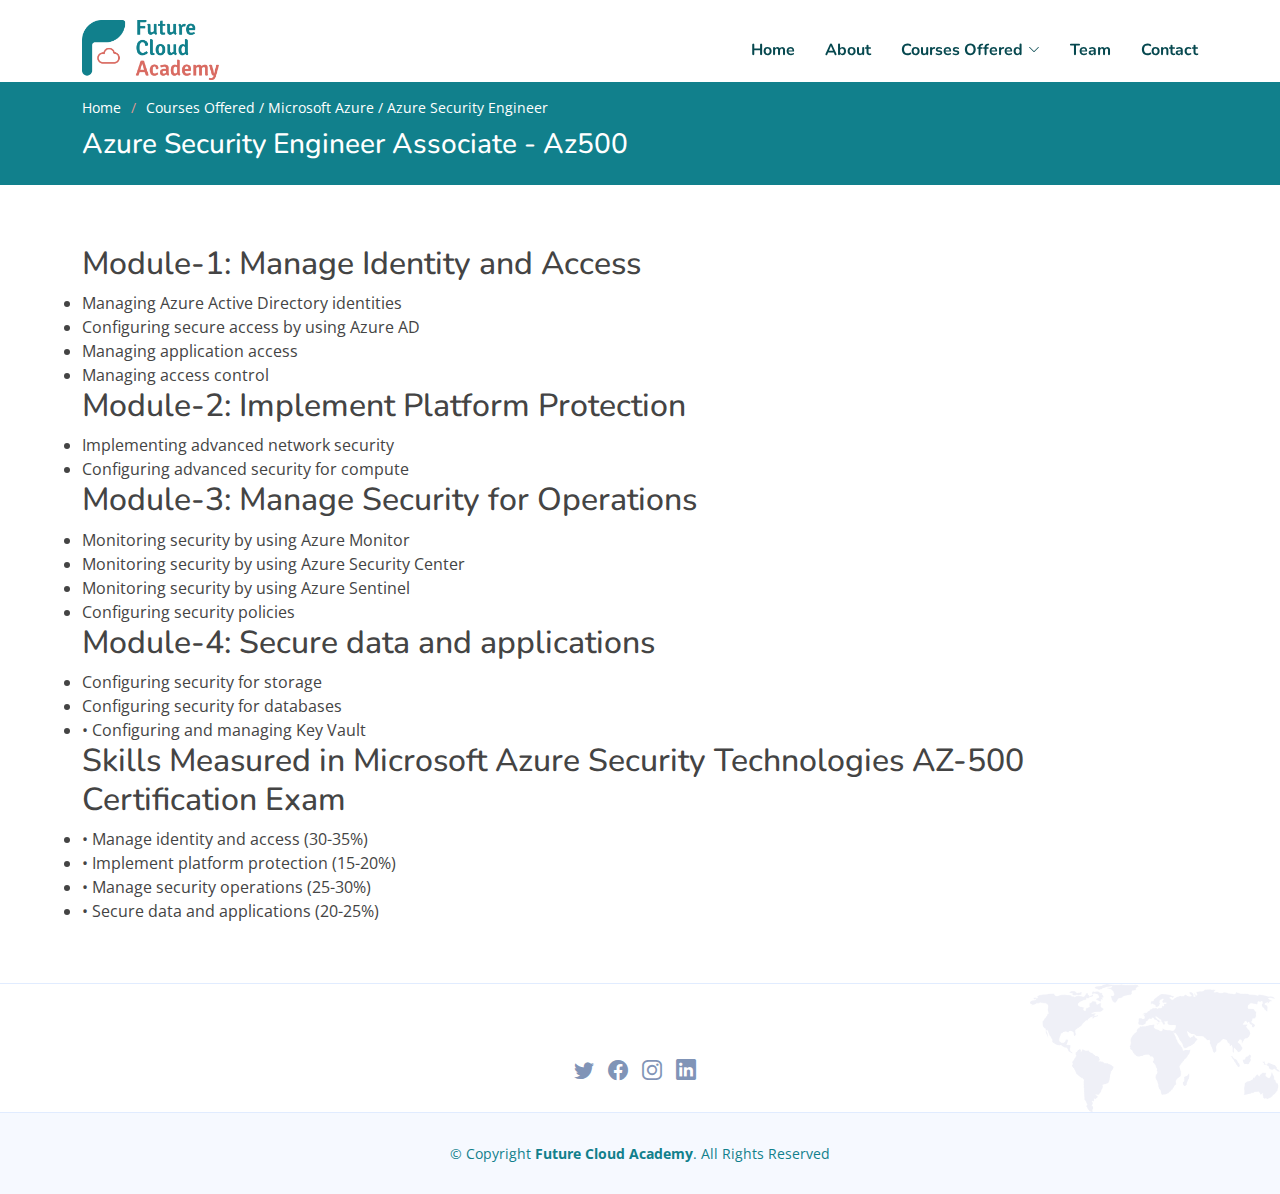
<file: azdf.html>
<!DOCTYPE html>
<html lang="en">

<head>
  <meta charset="utf-8">
  <meta content="width=device-width, initial-scale=1.0" name="viewport">

  <title>Azure Security Administrator Associate - Az500</title>
  <meta content="" name="description">
  <meta content="" name="keywords">

  <!-- Favicons -->
  <link href="assets/img/favicon.png" rel="icon">
  <link href="assets/img/apple-touch-icon.png" rel="apple-touch-icon">

  <!-- Google Fonts -->
  <link href="https://fonts.googleapis.com/css?family=Open+Sans:300,300i,400,400i,600,600i,700,700i|Nunito:300,300i,400,400i,600,600i,700,700i|Poppins:300,300i,400,400i,500,500i,600,600i,700,700i" rel="stylesheet">

  <!-- Vendor CSS Files -->
  <link href="assets/vendor/bootstrap/css/bootstrap.min.css" rel="stylesheet">
  <link href="assets/vendor/bootstrap-icons/bootstrap-icons.css" rel="stylesheet">
  <link href="assets/vendor/aos/aos.css" rel="stylesheet">
  <link href="assets/vendor/remixicon/remixicon.css" rel="stylesheet">
  <link href="assets/vendor/swiper/swiper-bundle.min.css" rel="stylesheet">
  <link href="assets/vendor/glightbox/css/glightbox.min.css" rel="stylesheet">

  <!-- Template Main CSS File -->
  <link href="assets/css/style.css" rel="stylesheet">

  <!-- =======================================================
  * Template Name: FlexStart - v1.4.0
  * Template URL: https://bootstrapmade.com/flexstart-bootstrap-startup-template/
  * Author: BootstrapMade.com
  * License: https://bootstrapmade.com/license/
  ======================================================== -->
</head>

<body>

  <!-- ======= Header ======= -->
  <header id="header" class="header fixed-top">
    <div class="container-fluid container-xl d-flex align-items-center justify-content-between">

      <a href="index.html" class="logo d-flex align-items-center">
        <img src="assets/img/logo.png" alt="">
        <!-- <span>FlexStart</span> -->
      </a>

      <nav id="navbar" class="navbar">
        <ul>
          <li><a class="nav-link scrollto" href="index.html">Home</a></li>
          <li><a class="nav-link scrollto" href="index.html #about">About</a></li>
			<li class="dropdown"><a href="#"><span>Courses Offered</span> <i class="bi bi-chevron-down"></i></a>
            <ul>
              <li class="dropdown"><a href="#"><span>Microsoft Azure</span> <i class="bi bi-chevron-right"></i></a>
                <ul>
              <li><a class="active" href="az104.html">Azure Administrator (Az-104)</a></li>
              <li><a href="az304.html">Azure Architect (Az-303 Az-304)</a></li>
              <li><a href="azdf.html">Azure Security Engineer Associate (Az500) </a></li>
              <li><a href="azsqlad.html">Azure SQL Administrator</a></li>
                </ul>
              </li>
<!--
			  <li class="dropdown"><a href="#"><span>AWS</span> <i class="bi bi-chevron-right"></i></a>
                <ul>
			  <li><a href="awssaa.html">AWS Solutions Architect Associate</a></li>
              <li><a href="awssap.html">AWS Solutions Architect Professional</a></li>
              <li><a href="awsdoep.html">AWS DevOps Engineer Professional</a></li>
              <li><a href="awssoaa.html">AWS SysOps Administrator Associate</a></li>
                </ul>
              </li>
			  <li class="dropdown"><a href="#"><span>Google Cloud</span> <i class="bi bi-chevron-right"></i></a>
                <ul>
              <li><a href="goace.html">Associate Cloud Engineer</a></li>
              <li><a href="gopca.html">Professional Cloud Architect</a></li>
              <li><a href="gopcse.html">Professional Cloud Security Engineer</a></li>
              <li><a href="gopcdoe.html">Professional Cloud DevOps Engineer</a></li>
            </ul>
              </li>
-->
			  <li class="dropdown"><a href="#"><span>ITIL4</span> <i class="bi bi-chevron-right"></i></a>
                <ul>
              <li><a href="itilace.html">ITIL4 Foundation</a></li>
              <li><a href="itilpca.html">Incident Problem and Change Management</a></li>
              <li><a href="itilpcse.html">IT Asset Management</a></li>
              <li><a href="itilpcdoe.html">IT SIAM</a></li>
			  <li><a href="ITILCM.html">IT Change Management</a></li>
			    </ul>
              </li>
            </ul>
          </li>
          <li><a class="nav-link scrollto" href="index.html #team">Team</a></li>
          <li><a class="nav-link scrollto" href="index.html #contact">Contact</a></li>
        </ul>
        <i class="bi bi-list mobile-nav-toggle"></i>
      </nav><!-- .navbar -->

    </div>
  </header><!-- End Header -->

  <main id="main">

    <!-- ======= Breadcrumbs ======= -->
    <section class="breadcrumbs">
      <div class="container">

        <ol>
          <li><a href="index.html">Home</a></li>
          <li>Courses Offered / Microsoft Azure / Azure Security Engineer</li>
        </ol>
        <h2>Azure Security Engineer Associate - Az500</h2>

      </div>
    </section><!-- End Breadcrumbs -->

    <section class="inner-page">
      <div class="container">
        <h2> Module-1: Manage Identity and Access </h2>
		 		 <li class="font-size-s">
					Managing Azure Active Directory identities
		 </li>
		 		 <li class="font-size-s">
					Configuring secure access by using Azure AD 
		 </li>
		 		 <li class="font-size-s">
					Managing application access 
		 </li>
		 		 <li class="font-size-s">
					Managing access control 
		 </li>
		 		 
		 
      </div>
	  <div class="container">
         <h2>Module-2: Implement Platform Protection</h2>
		 		 <li class="font-size-s">
					Implementing advanced network security
		 </li>
		 		 <li class="font-size-s">
					Configuring advanced security for compute
		 </li>
		 
      </div>
	  <div class="container">
         <h2>Module-3: Manage Security for Operations</h2>
		 		 <li class="font-size-s">
					Monitoring security by using Azure Monitor
		 </li>
		 		 <li class="font-size-s">
					Monitoring security by using Azure Security Center
		 </li>
		 		 <li class="font-size-s">
					Monitoring security by using Azure Sentinel
		 </li>
		 		 <li class="font-size-s">
					Configuring security policies 
		 </li>
		 		 
      </div>
      <div class="container">
        <h2> Module-4: Secure data and applications</h2>
		 		 <li class="font-size-s">
					Configuring security for storage
		 </li>
		 		 <li class="font-size-s">
					Configuring security for databases
		 </li>
		 		 <li class="font-size-s">
					•	Configuring and managing Key Vault 
		 </li>
		 			
		 	
      </div>
      <div class="container">
         <h2> Skills Measured in Microsoft Azure Security Technologies AZ-500 Certification Exam</h2>
		 		 <li class="font-size-s">
					•	Manage identity and access (30-35%) 
		 </li>
		 		 <li class="font-size-s">
					•	Implement platform protection (15-20%) 
		 </li>
		 		 <li class="font-size-s">
					•	Manage security operations (25-30%)
		 </li>
		 		 <li class="font-size-s">
					•	Secure data and applications (20-25%)
		 </li>
		 		 
      </div>
     
          
      
      
    </section>
  </main><!-- End #main -->

  <!-- ======= Footer ======= -->
  <footer id="footer" class="footer">
    <div class="footer-top">
      <div class="container">
        <div class="row gy-4">
              <!-- <span>FlexStart</span> -->
	<center>
            <div class="social-links mt-3">
              <a href="https://twitter.com/FutureCloudAca1" class="twitter"><i class="bi bi-twitter"></i></a>
              <a href="https://www.facebook.com/profile.php?id=100066685652739" class="facebook"><i class="bi bi-facebook"></i></a>
              <a href="https://www.instagram.com/futurecloudacademy/" class="instagram"><i class="bi bi-instagram bx bxl-instagram"></i></a>
              <a href="https://www.linkedin.com/in/futurecloud-academy-50ab50217/" class="linkedin"><i class="bi bi-linkedin bx bxl-linkedin"></i></a>
            </div>
	</center>
        </div>
      </div>
    </div>

    <div class="container">
      <div class="copyright">
        &copy; Copyright <strong><span>Future Cloud Academy</span></strong>. All Rights Reserved
      </div>
      
    </div>
  </footer><!-- End Footer -->

  <a href="#" class="back-to-top d-flex align-items-center justify-content-center"><i class="bi bi-arrow-up-short"></i></a>

  <!-- Vendor JS Files -->
  <script src="assets/vendor/bootstrap/js/bootstrap.bundle.js"></script>
  <script src="assets/vendor/aos/aos.js"></script>
  <script src="assets/vendor/php-email-form/validate.js"></script>
  <script src="assets/vendor/swiper/swiper-bundle.min.js"></script>
  <script src="assets/vendor/purecounter/purecounter.js"></script>
  <script src="assets/vendor/isotope-layout/isotope.pkgd.min.js"></script>
  <script src="assets/vendor/glightbox/js/glightbox.min.js"></script>

  <!-- Template Main JS File -->
  <script src="assets/js/main.js"></script>

</body>

</html>
</file>
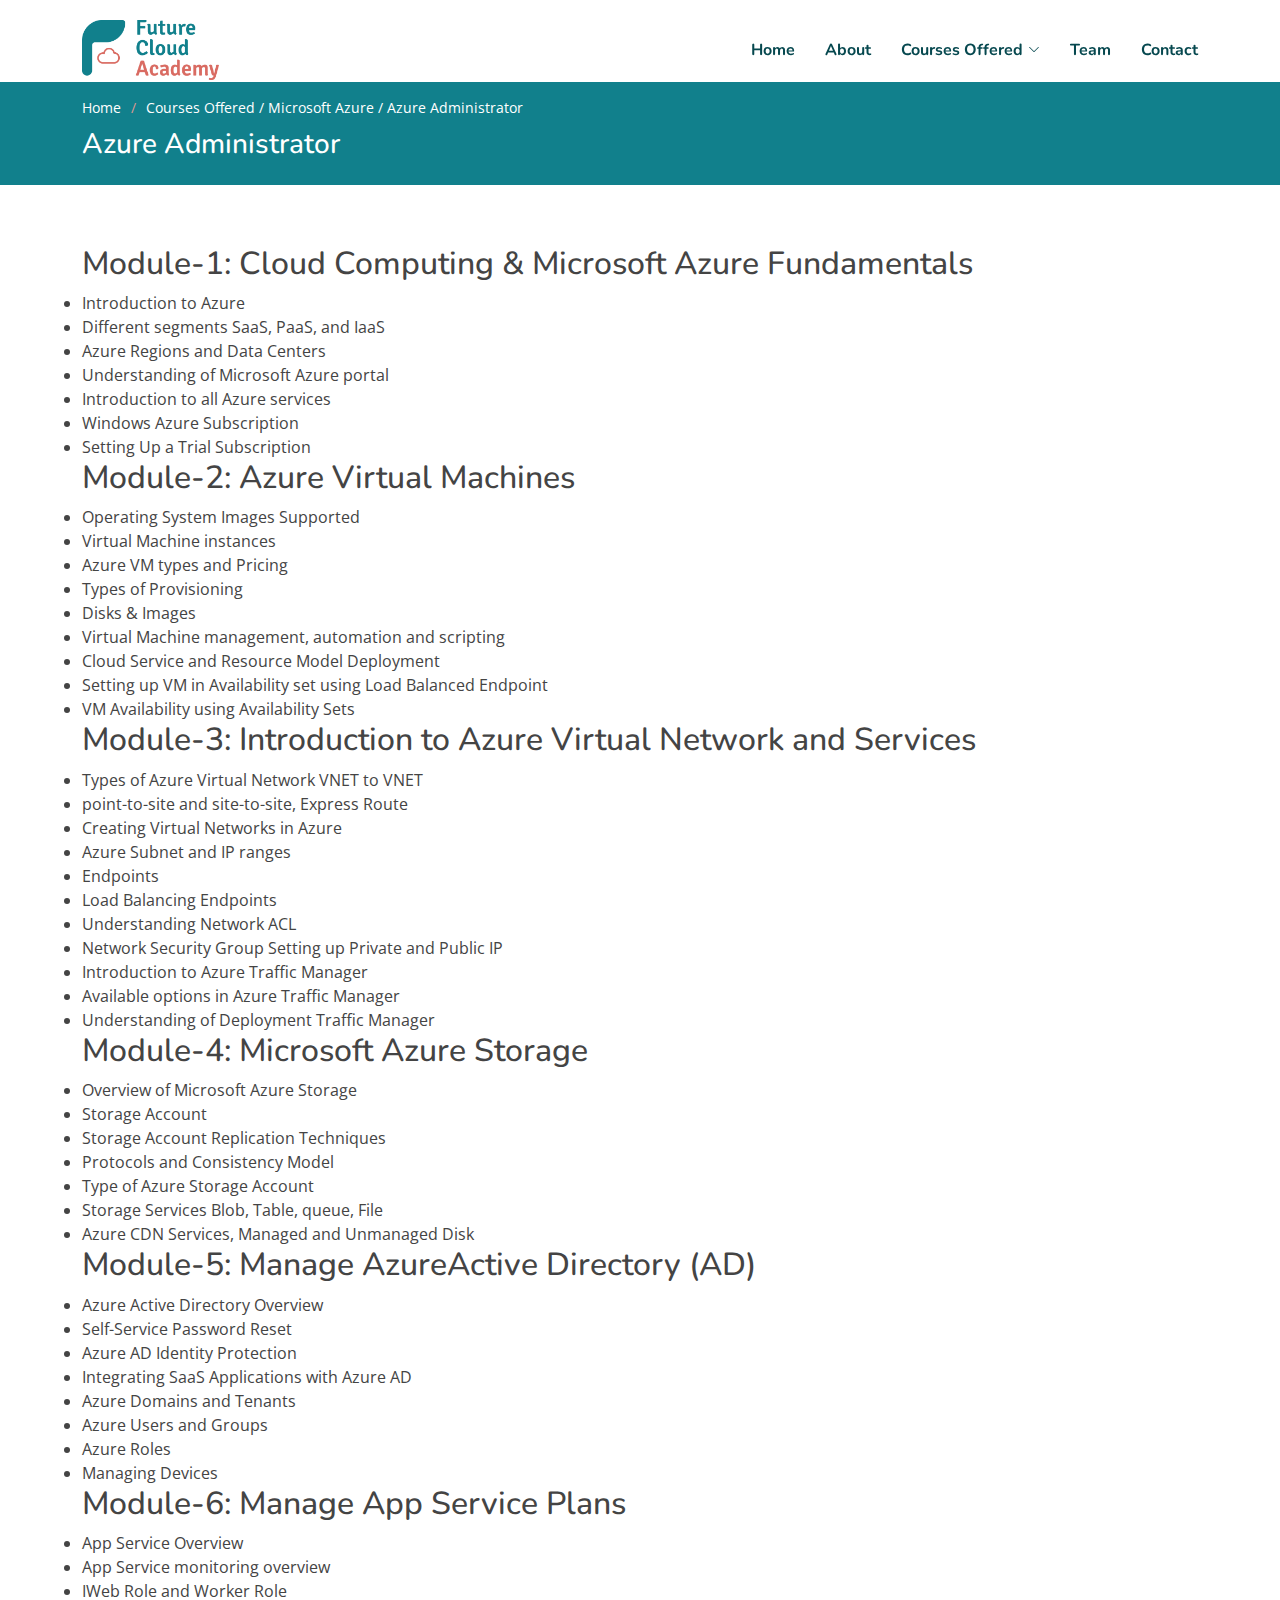
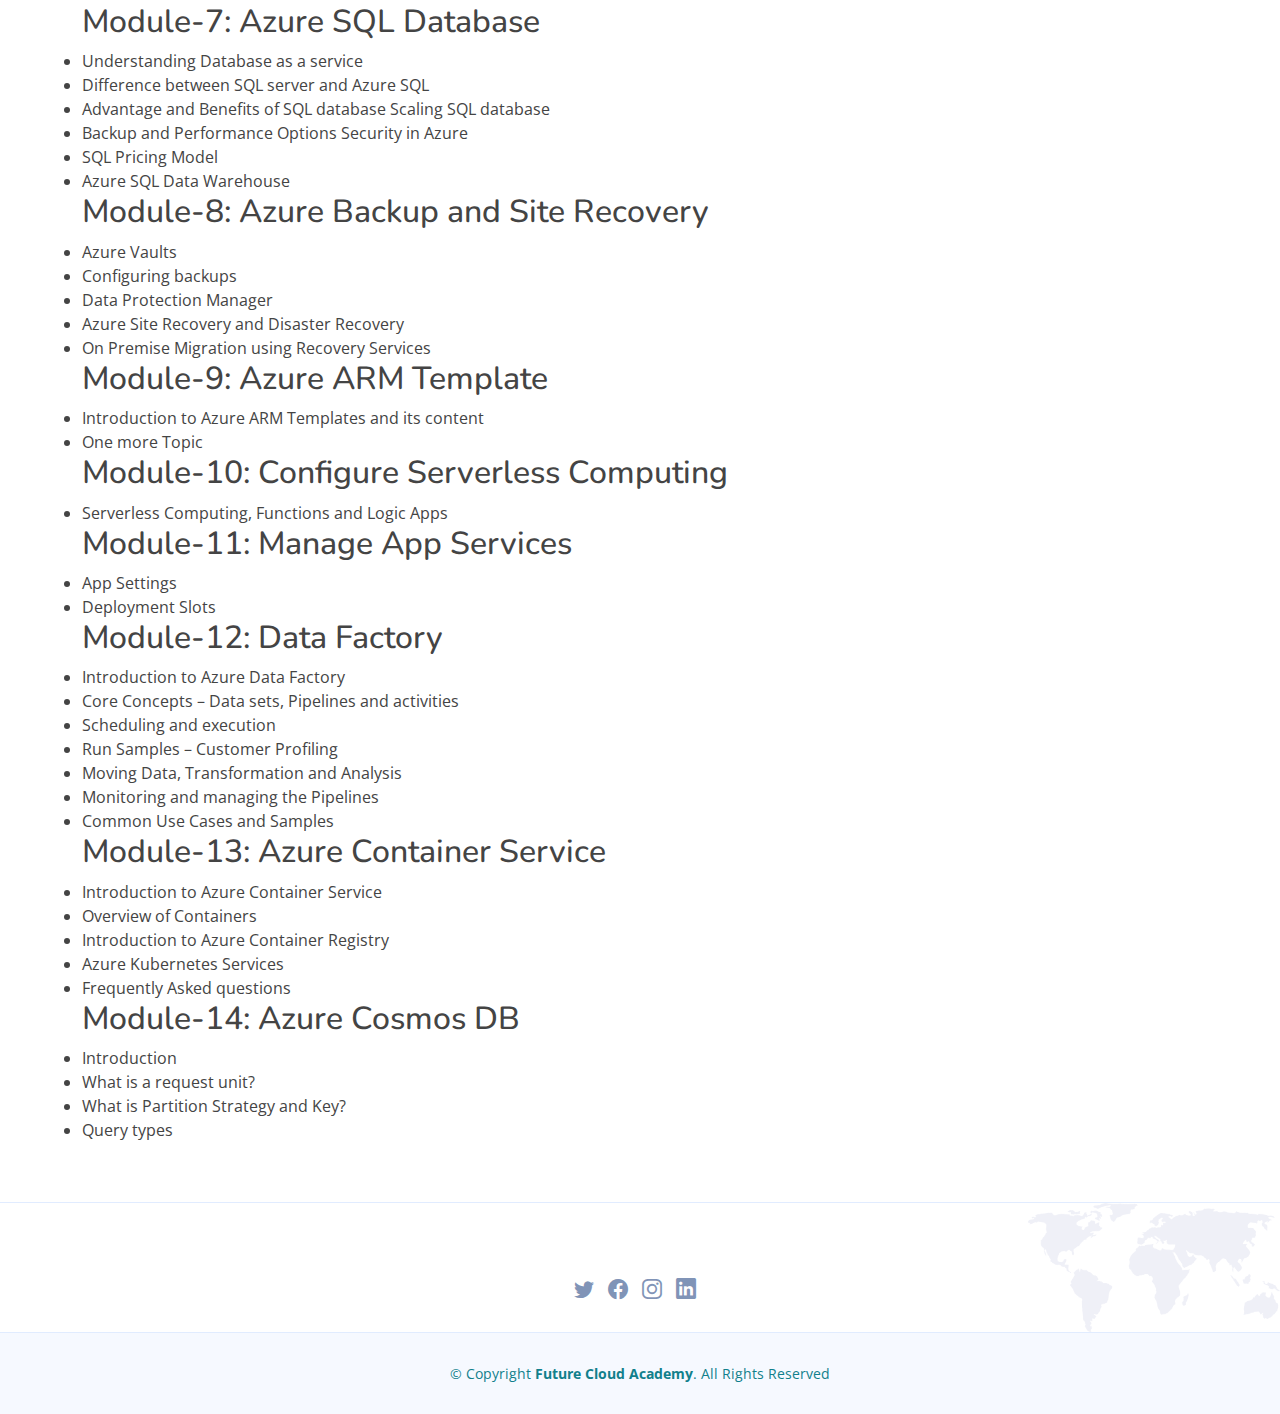
<file: azsqlad.html>
<!DOCTYPE html>
<html lang="en">

<head>
  <meta charset="utf-8">
  <meta content="width=device-width, initial-scale=1.0" name="viewport">

  <title>Azure Administrator - Az104</title>
  <meta content="" name="description">
  <meta content="" name="keywords">

  <!-- Favicons -->
  <link href="assets/img/favicon.png" rel="icon">
  <link href="assets/img/apple-touch-icon.png" rel="apple-touch-icon">

  <!-- Google Fonts -->
  <link href="https://fonts.googleapis.com/css?family=Open+Sans:300,300i,400,400i,600,600i,700,700i|Nunito:300,300i,400,400i,600,600i,700,700i|Poppins:300,300i,400,400i,500,500i,600,600i,700,700i" rel="stylesheet">

  <!-- Vendor CSS Files -->
  <link href="assets/vendor/bootstrap/css/bootstrap.min.css" rel="stylesheet">
  <link href="assets/vendor/bootstrap-icons/bootstrap-icons.css" rel="stylesheet">
  <link href="assets/vendor/aos/aos.css" rel="stylesheet">
  <link href="assets/vendor/remixicon/remixicon.css" rel="stylesheet">
  <link href="assets/vendor/swiper/swiper-bundle.min.css" rel="stylesheet">
  <link href="assets/vendor/glightbox/css/glightbox.min.css" rel="stylesheet">

  <!-- Template Main CSS File -->
  <link href="assets/css/style.css" rel="stylesheet">

  <!-- =======================================================
  * Template Name: FlexStart - v1.4.0
  * Template URL: https://bootstrapmade.com/flexstart-bootstrap-startup-template/
  * Author: BootstrapMade.com
  * License: https://bootstrapmade.com/license/
  ======================================================== -->
</head>

<body>

  <!-- ======= Header ======= -->
  <header id="header" class="header fixed-top">
    <div class="container-fluid container-xl d-flex align-items-center justify-content-between">

      <a href="index.html" class="logo d-flex align-items-center">
        <img src="assets/img/logo.png" alt="">
        <!-- <span>FlexStart</span> -->
      </a>

      <nav id="navbar" class="navbar">
        <ul>
          <li><a class="nav-link scrollto" href="index.html">Home</a></li>
          <li><a class="nav-link scrollto" href="index.html #about">About</a></li>
			<li class="dropdown"><a href="#"><span>Courses Offered</span> <i class="bi bi-chevron-down"></i></a>
            <ul>
              <li class="dropdown"><a href="#"><span>Microsoft Azure</span> <i class="bi bi-chevron-right"></i></a>
                <ul>
              <li><a class="active" href="az104.html">Azure Administrator (Az-104)</a></li>
              <li><a href="az304.html">Azure Architect (Az-303 Az-304)</a></li>
              <li><a href="azdf.html">Azure Security Engineer Associate (Az500)</a></li>
              <li><a href="azsqlad.html">Azure SQL Administrator</a></li>
                </ul>
              </li>
<!--
			  <li class="dropdown"><a href="#"><span>AWS</span> <i class="bi bi-chevron-right"></i></a>
                <ul>
			  <li><a href="awssaa.html">AWS Solutions Architect Associate</a></li>
              <li><a href="awssap.html">AWS Solutions Architect Professional</a></li>
              <li><a href="awsdoep.html">AWS DevOps Engineer Professional</a></li>
              <li><a href="awssoaa.html">AWS SysOps Administrator Associate</a></li>
                </ul>
              </li>
			  <li class="dropdown"><a href="#"><span>Google Cloud</span> <i class="bi bi-chevron-right"></i></a>
                <ul>
              <li><a href="goace.html">Associate Cloud Engineer</a></li>
              <li><a href="gopca.html">Professional Cloud Architect</a></li>
              <li><a href="gopcse.html">Professional Cloud Security Engineer</a></li>
              <li><a href="gopcdoe.html">Professional Cloud DevOps Engineer</a></li>
            </ul>
              </li>
-->
			  <li class="dropdown"><a href="#"><span>ITIL4</span> <i class="bi bi-chevron-right"></i></a>
                <ul>
              <li><a href="itilace.html">ITIL4 Foundation</a></li>
              <li><a href="itilpca.html">Incident Problem and Change Management</a></li>
              <li><a href="itilpcse.html">IT Asset Management</a></li>
              <li><a href="itilpcdoe.html">IT SIAM</a></li>
			  <li><a href="ITILCM.html">IT Change Management</a></li>
			    </ul>
              </li>
            </ul>
          </li>
          <li><a class="nav-link scrollto" href="index.html #team">Team</a></li>
          <li><a class="nav-link scrollto" href="index.html #contact">Contact</a></li>
        </ul>
        <i class="bi bi-list mobile-nav-toggle"></i>
      </nav><!-- .navbar -->

    </div>
  </header><!-- End Header -->

  <main id="main">

    <!-- ======= Breadcrumbs ======= -->
    <section class="breadcrumbs">
      <div class="container">

        <ol>
          <li><a href="index.html">Home</a></li>
          <li>Courses Offered / Microsoft Azure / Azure Administrator</li>
        </ol>
        <h2>Azure Administrator</h2>

      </div>
    </section><!-- End Breadcrumbs -->

    <section class="inner-page">
      <div class="container">
        <h2> Module-1: Cloud Computing & Microsoft Azure Fundamentals </h2>
		 		 <li class="font-size-s">
					Introduction to Azure
		 </li>
		 		 <li class="font-size-s">
					Different segments SaaS, PaaS, and IaaS 
		 </li>
		 		 <li class="font-size-s">
					Azure Regions and Data Centers 
		 </li>
		 		 <li class="font-size-s">
					Understanding of Microsoft Azure portal 
		 </li>
		 		 <li class="font-size-s">
					Introduction to all Azure services 
		 </li>
		 		 <li class="font-size-s">
					Windows Azure Subscription
		 </li>
		 		 <li class="font-size-s">
					Setting Up a Trial Subscription
		 </li>
      </div>
	  <div class="container">
         <h2>Module-2: Azure Virtual Machines</h2>
		 		 <li class="font-size-s">
					Operating System Images Supported 
		 </li>
		 		 <li class="font-size-s">
					Virtual Machine instances 
		 </li>
		 		 <li class="font-size-s">
					Azure VM types and Pricing 
		 </li>
		 		 <li class="font-size-s">
					Types of Provisioning
		 </li>
		 		 <li class="font-size-s">
					Disks & Images
		 </li>
		 		 <li class="font-size-s">
					Virtual Machine management, automation and scripting 
		 </li>
		 		 <li class="font-size-s">
					Cloud Service and Resource Model Deployment
		 </li>
		 <li class="font-size-s">
					Setting up VM in Availability set using Load Balanced Endpoint 
		 </li>
		 		 <li class="font-size-s">
					VM Availability using Availability Sets
		 </li>
      </div>
	  <div class="container">
         <h2>Module-3: Introduction to Azure Virtual Network and Services</h2>
		 		 <li class="font-size-s">
					Types of Azure Virtual Network VNET to VNET
		 </li>
		 		 <li class="font-size-s">
					point-to-site and site-to-site, Express Route 
		 </li>
		 		 <li class="font-size-s">
					Creating Virtual Networks in Azure
		 </li>
		 		 <li class="font-size-s">
					Azure Subnet and IP ranges 
		 </li>
		 		 <li class="font-size-s">
					Endpoints
		 </li>
		 		 <li class="font-size-s">
					Load Balancing Endpoints
		 </li>
		 		 <li class="font-size-s">
					Understanding Network ACL
		 </li>
		 <li class="font-size-s">
					Network Security Group Setting up Private and Public IP 
		 </li>
		 <li class="font-size-s">
					Introduction to Azure Traffic Manager
		 </li>
		 <li class="font-size-s">
					Available options in Azure Traffic Manager 
		 </li>
		 <li class="font-size-s">
					Understanding of Deployment Traffic Manager
		 </li>
      </div>
      <div class="container">
        <h2> Module-4: Microsoft Azure Storage</h2>
		 		 <li class="font-size-s">
					Overview of Microsoft Azure Storage 
		 </li>
		 		 <li class="font-size-s">
					Storage Account
		 </li>
		 		 <li class="font-size-s">
					Storage Account Replication Techniques 
		 </li>
		 		 <li class="font-size-s">
					Protocols and Consistency Model
		</li>			
		 		 <li class="font-size-s">
					Type of Azure Storage Account
		 </li>
		 		 <li class="font-size-s">
					Storage Services Blob, Table, queue, File
		 </li>
		 		 <li class="font-size-s">
					Azure CDN Services, Managed and Unmanaged Disk
		 </li>
      </div>
      <div class="container">
         <h2>Module-5: Manage AzureActive Directory (AD)</h2>
		 		 <li class="font-size-s">
					Azure Active Directory Overview 
		 </li>
		 		 <li class="font-size-s">
					Self-Service Password Reset 
		 </li>
		 		 <li class="font-size-s">
					Azure AD Identity Protection
		 </li>
		 		 <li class="font-size-s">
					Integrating SaaS Applications with Azure AD 
		 </li>
		 		 <li class="font-size-s">
					Azure Domains and Tenants
		 </li>
		 		 <li class="font-size-s">
					Azure Users and Groups 
		 </li>
		 		 <li class="font-size-s">
					Azure Roles
		 </li>
		 <li class="font-size-s">
					Managing Devices
		 </li>
      </div>
      <div class="container">
<h2> Module-6: Manage App Service Plans</h2>
		 		 <li class="font-size-s">
					App Service Overview
		 </li>
		 		 <li class="font-size-s">
					App Service monitoring overview  
		 </li>
		 		 <li class="font-size-s">
					IWeb Role and Worker Role
		 </li>
      </div>
      <div class="container">
         <h2>Module-7: Azure SQL Database</h2>
		 		 <li class="font-size-s">
					Understanding Database as a service
		 </li>
		 		 <li class="font-size-s">
					Difference between SQL server and Azure SQL
		 </li>
		 		 <li class="font-size-s">
					Advantage and Benefits of SQL database Scaling SQL database 
		 </li>
		 		 <li class="font-size-s">
					Backup and Performance Options Security in Azure
		 </li>
		 		 <li class="font-size-s">
					SQL Pricing Model
		 </li>
		 		 <li class="font-size-s">
					Azure SQL Data Warehouse
		 </li>
      </div>
      <div class="container">
         <h2>Module-8: Azure Backup and Site Recovery</h2>
		 		 <li class="font-size-s">
					Azure Vaults 
		 </li>
		 		 <li class="font-size-s">
					Configuring backups 
		 </li>
		 		 <li class="font-size-s">
					Data Protection Manager
		 </li>
		 		 <li class="font-size-s">
					Azure Site Recovery and Disaster Recovery 
		 </li>
		 		 <li class="font-size-s">
					On Premise Migration using Recovery Services
		 </li>
      </div>
      <div class="container">
        <h2>Module-9: Azure ARM Template</h2>
		 		 <li class="font-size-s">
					Introduction to Azure ARM Templates and its content
		 </li>
		 		 <li class="font-size-s">
					One more Topic 
		 </li>
      </div>
      <div class="container">
         <h2>Module-10: Configure Serverless Computing</h2>
		 		 <li class="font-size-s">
					Serverless Computing, Functions and Logic Apps
		 </li>
      </div>
      <div class="container">
         <h2>Module-11: Manage App Services</h2>
		 		 <li class="font-size-s">
					App Settings
		 </li>
		 		 <li class="font-size-s">
					Deployment Slots 
		 </li>
      </div>
      <div class="container">
         <h2>Module-12: Data Factory</h2>
		 		 <li class="font-size-s">
					Introduction to Azure Data Factory
		 </li>
		 		 <li class="font-size-s">
					Core Concepts – Data sets, Pipelines and activities 
		 </li>
		 		 <li class="font-size-s">
					Scheduling and execution
		 </li>
		 		 <li class="font-size-s">
					Run Samples – Customer Profiling 
		 </li>
		 		 <li class="font-size-s">
					Moving Data, Transformation and Analysis 
		 </li>
		 		 <li class="font-size-s">
					Monitoring and managing the Pipelines 
		 </li>
		 		 <li class="font-size-s">
					Common Use Cases and Samples
		 </li>
      </div>
      <div class="container">
         <h2>Module-13: Azure Container Service</h2>
		 		 <li class="font-size-s">
					Introduction to Azure Container Service 
		 </li>
		 		 <li class="font-size-s">
					Overview of Containers 
		 </li>
		 		 <li class="font-size-s">
					Introduction to Azure Container Registry 
		 </li>
		 		 <li class="font-size-s">
					Azure Kubernetes Services
		 </li>
		 		 <li class="font-size-s">
					Frequently Asked questions
		 </li>
      </div>
      <div class="container">
         <h2>Module-14: Azure Cosmos DB</h2>
		 		 <li class="font-size-s">
					Introduction
		 </li>
		 		 <li class="font-size-s">
					What is a request unit? 
		 </li>
		 		 <li class="font-size-s">
					What is Partition Strategy and Key? 
		 </li>
		 		 <li class="font-size-s">
					Query types
		 </li>
      </div>
    </section>
  </main><!-- End #main -->

  <!-- ======= Footer ======= -->
  <footer id="footer" class="footer">
    <div class="footer-top">
      <div class="container">
        <div class="row gy-4">
              <!-- <span>FlexStart</span> -->
	<center>
            <div class="social-links mt-3">
              <a href="https://twitter.com/FutureCloudAca1" class="twitter"><i class="bi bi-twitter"></i></a>
              <a href="https://www.facebook.com/profile.php?id=100066685652739" class="facebook"><i class="bi bi-facebook"></i></a>
              <a href="https://www.instagram.com/futurecloudacademy/" class="instagram"><i class="bi bi-instagram bx bxl-instagram"></i></a>
              <a href="https://www.linkedin.com/in/futurecloud-academy-50ab50217/" class="linkedin"><i class="bi bi-linkedin bx bxl-linkedin"></i></a>
            </div>
	</center>
        </div>
      </div>
    </div>

    <div class="container">
      <div class="copyright">
        &copy; Copyright <strong><span>Future Cloud Academy</span></strong>. All Rights Reserved
      </div>
     
    </div>
  </footer><!-- End Footer -->

  <a href="#" class="back-to-top d-flex align-items-center justify-content-center"><i class="bi bi-arrow-up-short"></i></a>

  <!-- Vendor JS Files -->
  <script src="assets/vendor/bootstrap/js/bootstrap.bundle.js"></script>
  <script src="assets/vendor/aos/aos.js"></script>
  <script src="assets/vendor/php-email-form/validate.js"></script>
  <script src="assets/vendor/swiper/swiper-bundle.min.js"></script>
  <script src="assets/vendor/purecounter/purecounter.js"></script>
  <script src="assets/vendor/isotope-layout/isotope.pkgd.min.js"></script>
  <script src="assets/vendor/glightbox/js/glightbox.min.js"></script>

  <!-- Template Main JS File -->
  <script src="assets/js/main.js"></script>

</body>

</html>
</file>
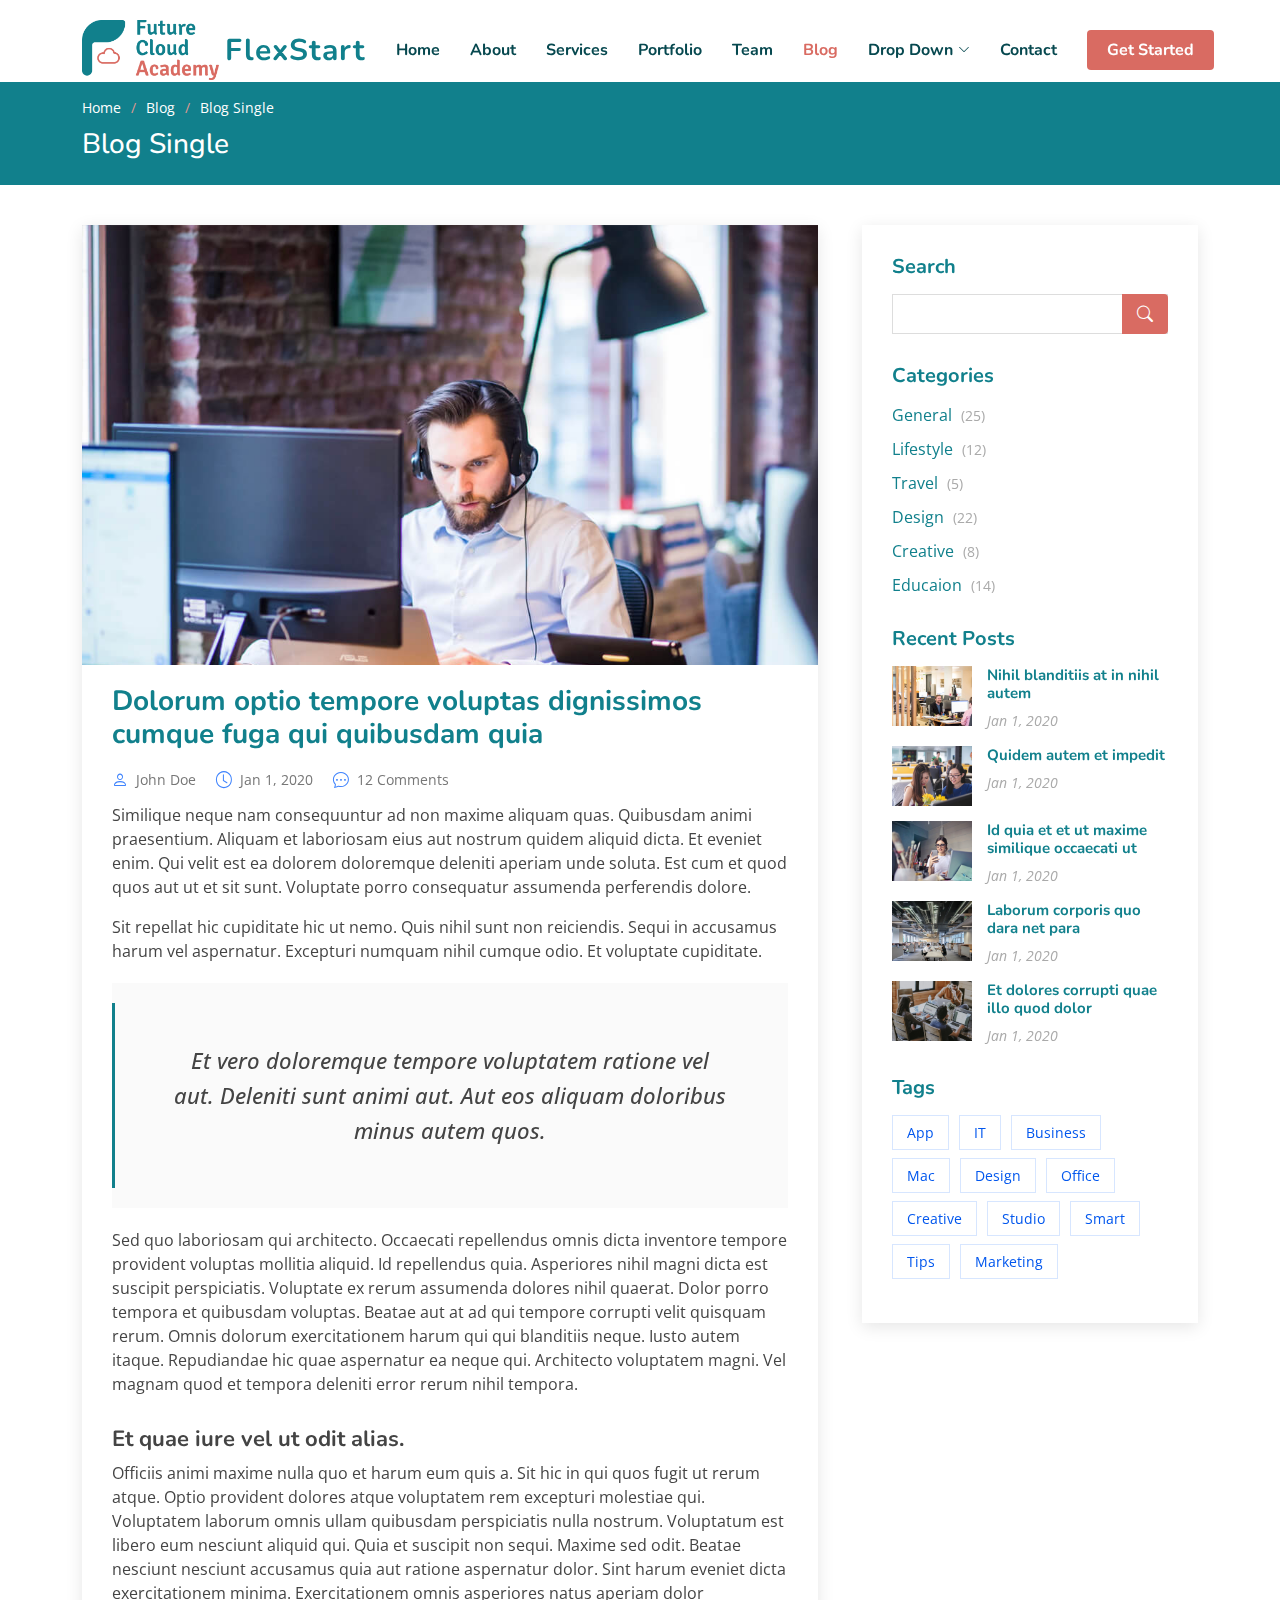
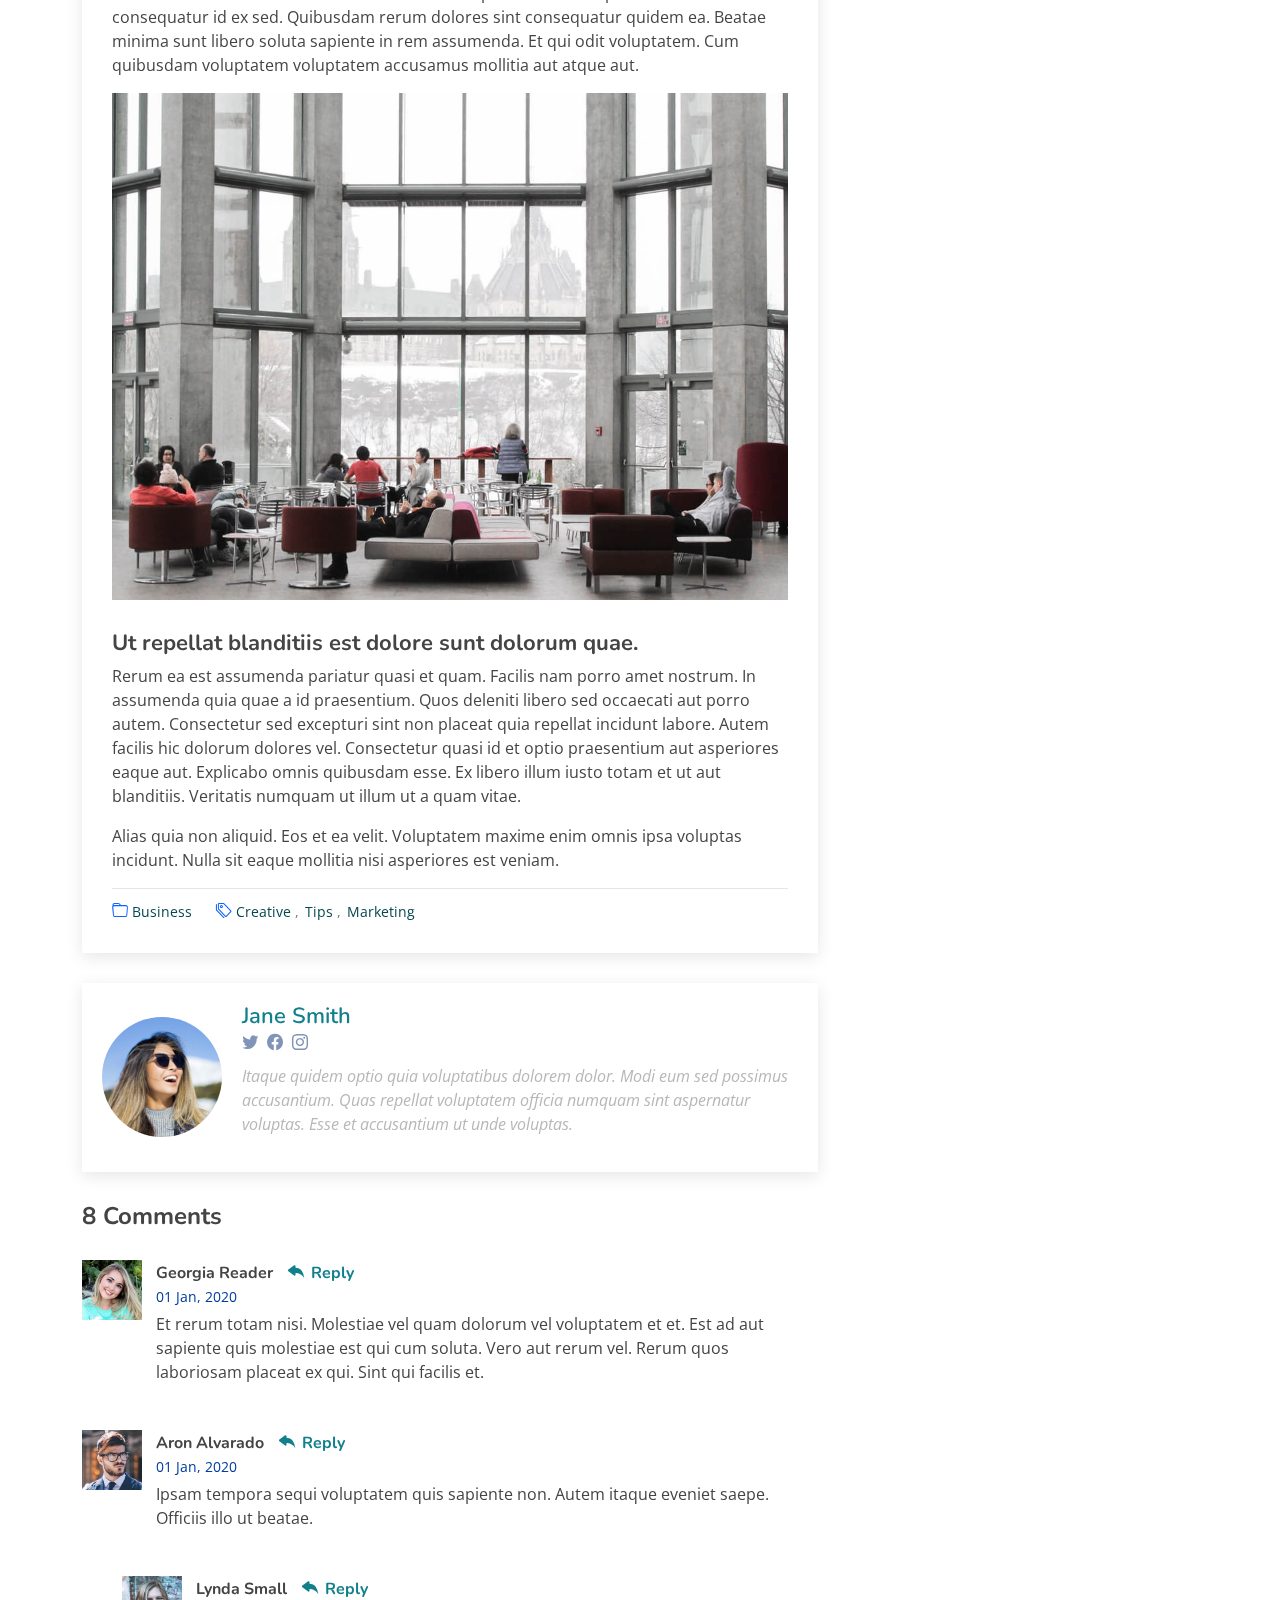
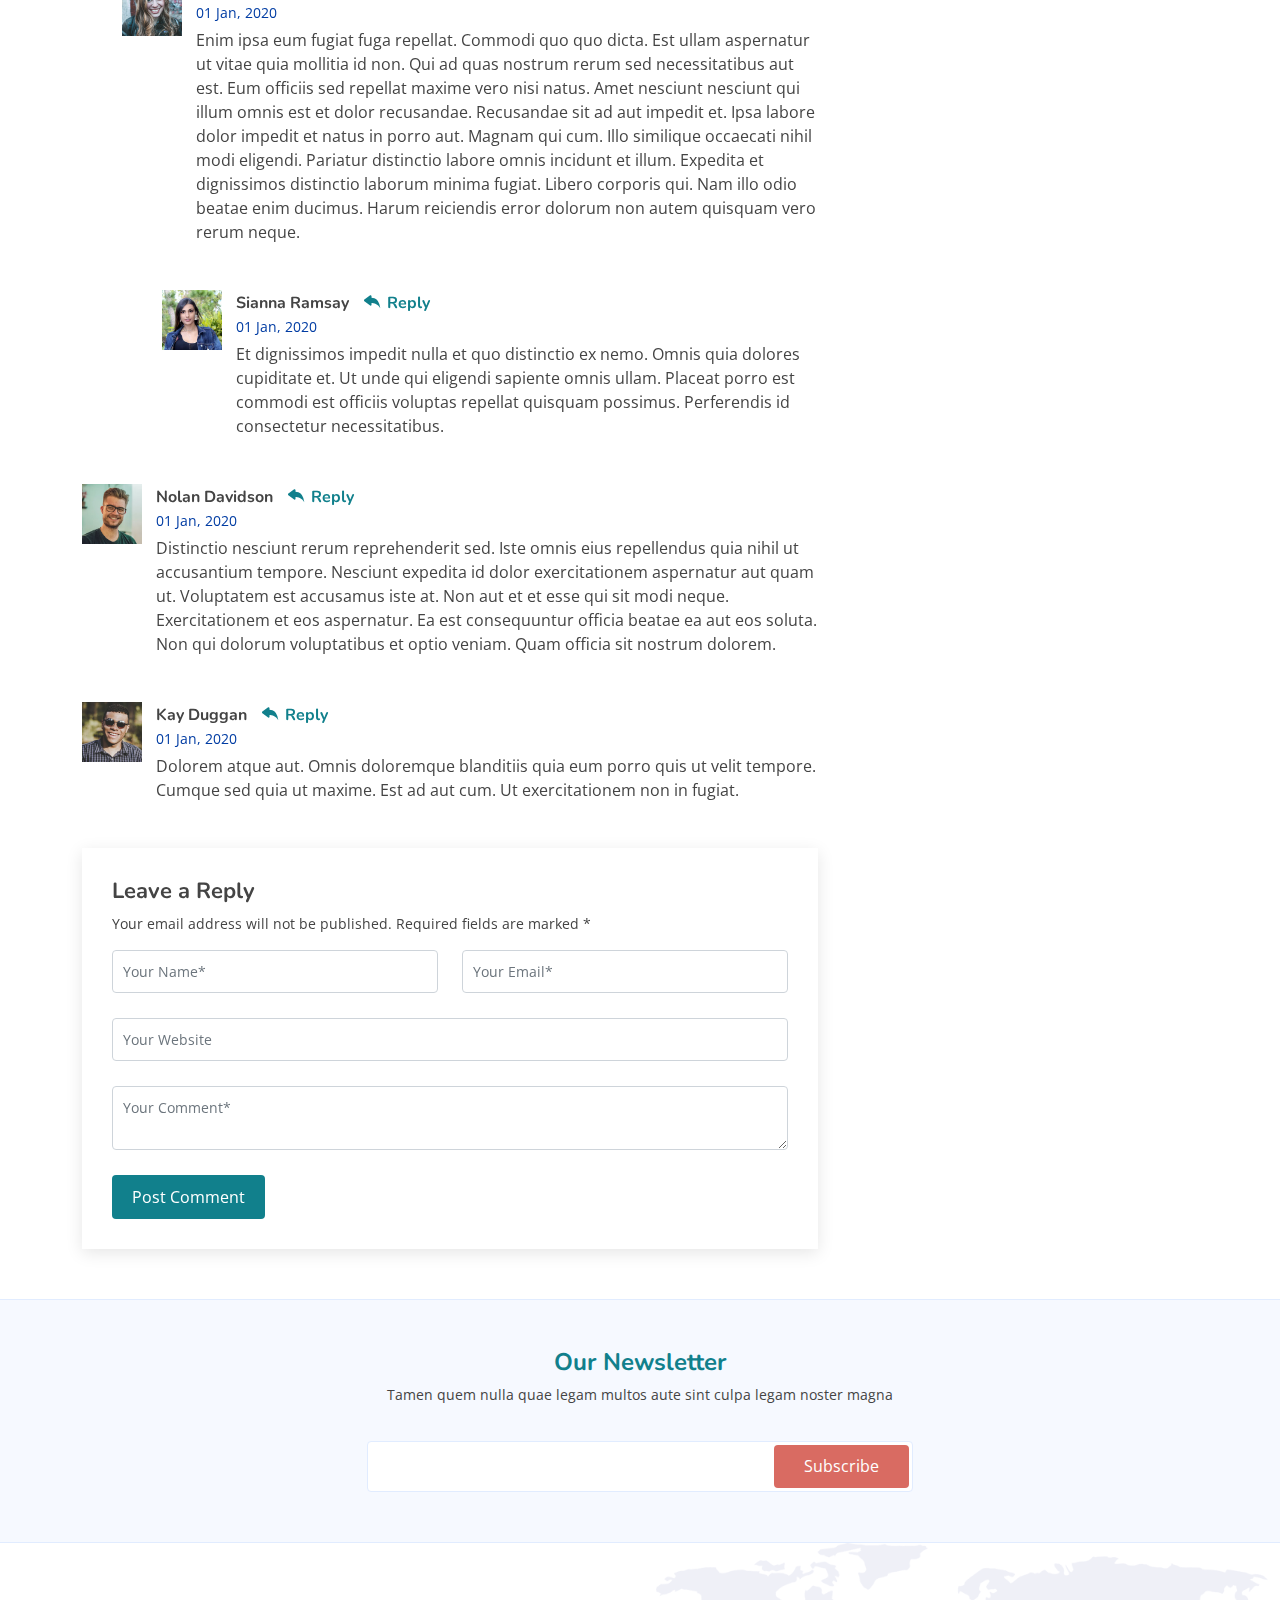
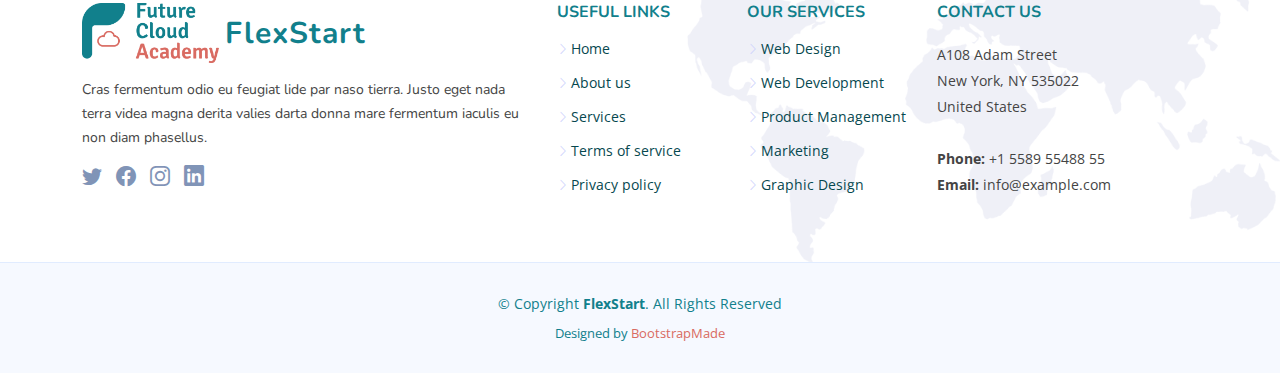
<file: blog-single.html>
<!DOCTYPE html>
<html lang="en">

<head>
  <meta charset="utf-8">
  <meta content="width=device-width, initial-scale=1.0" name="viewport">

  <title>Blog Single - FlexStart Bootstrap Template</title>
  <meta content="" name="description">
  <meta content="" name="keywords">

  <!-- Favicons -->
  <link href="assets/img/favicon.png" rel="icon">
  <link href="assets/img/apple-touch-icon.png" rel="apple-touch-icon">

  <!-- Google Fonts -->
  <link href="https://fonts.googleapis.com/css?family=Open+Sans:300,300i,400,400i,600,600i,700,700i|Nunito:300,300i,400,400i,600,600i,700,700i|Poppins:300,300i,400,400i,500,500i,600,600i,700,700i" rel="stylesheet">

  <!-- Vendor CSS Files -->
  <link href="assets/vendor/bootstrap/css/bootstrap.min.css" rel="stylesheet">
  <link href="assets/vendor/bootstrap-icons/bootstrap-icons.css" rel="stylesheet">
  <link href="assets/vendor/aos/aos.css" rel="stylesheet">
  <link href="assets/vendor/remixicon/remixicon.css" rel="stylesheet">
  <link href="assets/vendor/swiper/swiper-bundle.min.css" rel="stylesheet">
  <link href="assets/vendor/glightbox/css/glightbox.min.css" rel="stylesheet">

  <!-- Template Main CSS File -->
  <link href="assets/css/style.css" rel="stylesheet">

  <!-- =======================================================
  * Template Name: FlexStart - v1.4.0
  * Template URL: https://bootstrapmade.com/flexstart-bootstrap-startup-template/
  * Author: BootstrapMade.com
  * License: https://bootstrapmade.com/license/
  ======================================================== -->
</head>

<body>

  <!-- ======= Header ======= -->
  <header id="header" class="header fixed-top">
    <div class="container-fluid container-xl d-flex align-items-center justify-content-between">

      <a href="index.html" class="logo d-flex align-items-center">
        <img src="assets/img/logo.png" alt="">
        <span>FlexStart</span>
      </a>

      <nav id="navbar" class="navbar">
        <ul>
          <li><a class="nav-link scrollto " href="#hero">Home</a></li>
          <li><a class="nav-link scrollto" href="#about">About</a></li>
          <li><a class="nav-link scrollto" href="#services">Services</a></li>
          <li><a class="nav-link scrollto" href="#portfolio">Portfolio</a></li>
          <li><a class="nav-link scrollto" href="#team">Team</a></li>
          <li><a class="active" href="blog.html">Blog</a></li>
          <li class="dropdown"><a href="#"><span>Drop Down</span> <i class="bi bi-chevron-down"></i></a>
            <ul>
              <li><a href="#">Drop Down 1</a></li>
              <li class="dropdown"><a href="#"><span>Deep Drop Down</span> <i class="bi bi-chevron-right"></i></a>
                <ul>
                  <li><a href="#">Deep Drop Down 1</a></li>
                  <li><a href="#">Deep Drop Down 2</a></li>
                  <li><a href="#">Deep Drop Down 3</a></li>
                  <li><a href="#">Deep Drop Down 4</a></li>
                  <li><a href="#">Deep Drop Down 5</a></li>
                </ul>
              </li>
              <li><a href="#">Drop Down 2</a></li>
              <li><a href="#">Drop Down 3</a></li>
              <li><a href="#">Drop Down 4</a></li>
            </ul>
          </li>
          <li><a class="nav-link scrollto" href="#contact">Contact</a></li>
          <li><a class="getstarted scrollto" href="#about">Get Started</a></li>
        </ul>
        <i class="bi bi-list mobile-nav-toggle"></i>
      </nav><!-- .navbar -->

    </div>
  </header><!-- End Header -->

  <main id="main">

    <!-- ======= Breadcrumbs ======= -->
    <section class="breadcrumbs">
      <div class="container">

        <ol>
          <li><a href="index.html">Home</a></li>
          <li><a href="blog.html">Blog</a></li>
          <li>Blog Single</li>
        </ol>
        <h2>Blog Single</h2>

      </div>
    </section><!-- End Breadcrumbs -->

    <!-- ======= Blog Single Section ======= -->
    <section id="blog" class="blog">
      <div class="container" data-aos="fade-up">

        <div class="row">

          <div class="col-lg-8 entries">

            <article class="entry entry-single">

              <div class="entry-img">
                <img src="assets/img/blog/blog-1.jpg" alt="" class="img-fluid">
              </div>

              <h2 class="entry-title">
                <a href="blog-single.html">Dolorum optio tempore voluptas dignissimos cumque fuga qui quibusdam quia</a>
              </h2>

              <div class="entry-meta">
                <ul>
                  <li class="d-flex align-items-center"><i class="bi bi-person"></i> <a href="blog-single.html">John Doe</a></li>
                  <li class="d-flex align-items-center"><i class="bi bi-clock"></i> <a href="blog-single.html"><time datetime="2020-01-01">Jan 1, 2020</time></a></li>
                  <li class="d-flex align-items-center"><i class="bi bi-chat-dots"></i> <a href="blog-single.html">12 Comments</a></li>
                </ul>
              </div>

              <div class="entry-content">
                <p>
                  Similique neque nam consequuntur ad non maxime aliquam quas. Quibusdam animi praesentium. Aliquam et laboriosam eius aut nostrum quidem aliquid dicta.
                  Et eveniet enim. Qui velit est ea dolorem doloremque deleniti aperiam unde soluta. Est cum et quod quos aut ut et sit sunt. Voluptate porro consequatur assumenda perferendis dolore.
                </p>

                <p>
                  Sit repellat hic cupiditate hic ut nemo. Quis nihil sunt non reiciendis. Sequi in accusamus harum vel aspernatur. Excepturi numquam nihil cumque odio. Et voluptate cupiditate.
                </p>

                <blockquote>
                  <p>
                    Et vero doloremque tempore voluptatem ratione vel aut. Deleniti sunt animi aut. Aut eos aliquam doloribus minus autem quos.
                  </p>
                </blockquote>

                <p>
                  Sed quo laboriosam qui architecto. Occaecati repellendus omnis dicta inventore tempore provident voluptas mollitia aliquid. Id repellendus quia. Asperiores nihil magni dicta est suscipit perspiciatis. Voluptate ex rerum assumenda dolores nihil quaerat.
                  Dolor porro tempora et quibusdam voluptas. Beatae aut at ad qui tempore corrupti velit quisquam rerum. Omnis dolorum exercitationem harum qui qui blanditiis neque.
                  Iusto autem itaque. Repudiandae hic quae aspernatur ea neque qui. Architecto voluptatem magni. Vel magnam quod et tempora deleniti error rerum nihil tempora.
                </p>

                <h3>Et quae iure vel ut odit alias.</h3>
                <p>
                  Officiis animi maxime nulla quo et harum eum quis a. Sit hic in qui quos fugit ut rerum atque. Optio provident dolores atque voluptatem rem excepturi molestiae qui. Voluptatem laborum omnis ullam quibusdam perspiciatis nulla nostrum. Voluptatum est libero eum nesciunt aliquid qui.
                  Quia et suscipit non sequi. Maxime sed odit. Beatae nesciunt nesciunt accusamus quia aut ratione aspernatur dolor. Sint harum eveniet dicta exercitationem minima. Exercitationem omnis asperiores natus aperiam dolor consequatur id ex sed. Quibusdam rerum dolores sint consequatur quidem ea.
                  Beatae minima sunt libero soluta sapiente in rem assumenda. Et qui odit voluptatem. Cum quibusdam voluptatem voluptatem accusamus mollitia aut atque aut.
                </p>
                <img src="assets/img/blog/blog-inside-post.jpg" class="img-fluid" alt="">

                <h3>Ut repellat blanditiis est dolore sunt dolorum quae.</h3>
                <p>
                  Rerum ea est assumenda pariatur quasi et quam. Facilis nam porro amet nostrum. In assumenda quia quae a id praesentium. Quos deleniti libero sed occaecati aut porro autem. Consectetur sed excepturi sint non placeat quia repellat incidunt labore. Autem facilis hic dolorum dolores vel.
                  Consectetur quasi id et optio praesentium aut asperiores eaque aut. Explicabo omnis quibusdam esse. Ex libero illum iusto totam et ut aut blanditiis. Veritatis numquam ut illum ut a quam vitae.
                </p>
                <p>
                  Alias quia non aliquid. Eos et ea velit. Voluptatem maxime enim omnis ipsa voluptas incidunt. Nulla sit eaque mollitia nisi asperiores est veniam.
                </p>

              </div>

              <div class="entry-footer">
                <i class="bi bi-folder"></i>
                <ul class="cats">
                  <li><a href="#">Business</a></li>
                </ul>

                <i class="bi bi-tags"></i>
                <ul class="tags">
                  <li><a href="#">Creative</a></li>
                  <li><a href="#">Tips</a></li>
                  <li><a href="#">Marketing</a></li>
                </ul>
              </div>

            </article><!-- End blog entry -->

            <div class="blog-author d-flex align-items-center">
              <img src="assets/img/blog/blog-author.jpg" class="rounded-circle float-left" alt="">
              <div>
                <h4>Jane Smith</h4>
                <div class="social-links">
                  <a href="https://twitters.com/#"><i class="bi bi-twitter"></i></a>
                  <a href="https://facebook.com/#"><i class="bi bi-facebook"></i></a>
                  <a href="https://instagram.com/#"><i class="biu bi-instagram"></i></a>
                </div>
                <p>
                  Itaque quidem optio quia voluptatibus dolorem dolor. Modi eum sed possimus accusantium. Quas repellat voluptatem officia numquam sint aspernatur voluptas. Esse et accusantium ut unde voluptas.
                </p>
              </div>
            </div><!-- End blog author bio -->

            <div class="blog-comments">

              <h4 class="comments-count">8 Comments</h4>

              <div id="comment-1" class="comment">
                <div class="d-flex">
                  <div class="comment-img"><img src="assets/img/blog/comments-1.jpg" alt=""></div>
                  <div>
                    <h5><a href="">Georgia Reader</a> <a href="#" class="reply"><i class="bi bi-reply-fill"></i> Reply</a></h5>
                    <time datetime="2020-01-01">01 Jan, 2020</time>
                    <p>
                      Et rerum totam nisi. Molestiae vel quam dolorum vel voluptatem et et. Est ad aut sapiente quis molestiae est qui cum soluta.
                      Vero aut rerum vel. Rerum quos laboriosam placeat ex qui. Sint qui facilis et.
                    </p>
                  </div>
                </div>
              </div><!-- End comment #1 -->

              <div id="comment-2" class="comment">
                <div class="d-flex">
                  <div class="comment-img"><img src="assets/img/blog/comments-2.jpg" alt=""></div>
                  <div>
                    <h5><a href="">Aron Alvarado</a> <a href="#" class="reply"><i class="bi bi-reply-fill"></i> Reply</a></h5>
                    <time datetime="2020-01-01">01 Jan, 2020</time>
                    <p>
                      Ipsam tempora sequi voluptatem quis sapiente non. Autem itaque eveniet saepe. Officiis illo ut beatae.
                    </p>
                  </div>
                </div>

                <div id="comment-reply-1" class="comment comment-reply">
                  <div class="d-flex">
                    <div class="comment-img"><img src="assets/img/blog/comments-3.jpg" alt=""></div>
                    <div>
                      <h5><a href="">Lynda Small</a> <a href="#" class="reply"><i class="bi bi-reply-fill"></i> Reply</a></h5>
                      <time datetime="2020-01-01">01 Jan, 2020</time>
                      <p>
                        Enim ipsa eum fugiat fuga repellat. Commodi quo quo dicta. Est ullam aspernatur ut vitae quia mollitia id non. Qui ad quas nostrum rerum sed necessitatibus aut est. Eum officiis sed repellat maxime vero nisi natus. Amet nesciunt nesciunt qui illum omnis est et dolor recusandae.

                        Recusandae sit ad aut impedit et. Ipsa labore dolor impedit et natus in porro aut. Magnam qui cum. Illo similique occaecati nihil modi eligendi. Pariatur distinctio labore omnis incidunt et illum. Expedita et dignissimos distinctio laborum minima fugiat.

                        Libero corporis qui. Nam illo odio beatae enim ducimus. Harum reiciendis error dolorum non autem quisquam vero rerum neque.
                      </p>
                    </div>
                  </div>

                  <div id="comment-reply-2" class="comment comment-reply">
                    <div class="d-flex">
                      <div class="comment-img"><img src="assets/img/blog/comments-4.jpg" alt=""></div>
                      <div>
                        <h5><a href="">Sianna Ramsay</a> <a href="#" class="reply"><i class="bi bi-reply-fill"></i> Reply</a></h5>
                        <time datetime="2020-01-01">01 Jan, 2020</time>
                        <p>
                          Et dignissimos impedit nulla et quo distinctio ex nemo. Omnis quia dolores cupiditate et. Ut unde qui eligendi sapiente omnis ullam. Placeat porro est commodi est officiis voluptas repellat quisquam possimus. Perferendis id consectetur necessitatibus.
                        </p>
                      </div>
                    </div>

                  </div><!-- End comment reply #2-->

                </div><!-- End comment reply #1-->

              </div><!-- End comment #2-->

              <div id="comment-3" class="comment">
                <div class="d-flex">
                  <div class="comment-img"><img src="assets/img/blog/comments-5.jpg" alt=""></div>
                  <div>
                    <h5><a href="">Nolan Davidson</a> <a href="#" class="reply"><i class="bi bi-reply-fill"></i> Reply</a></h5>
                    <time datetime="2020-01-01">01 Jan, 2020</time>
                    <p>
                      Distinctio nesciunt rerum reprehenderit sed. Iste omnis eius repellendus quia nihil ut accusantium tempore. Nesciunt expedita id dolor exercitationem aspernatur aut quam ut. Voluptatem est accusamus iste at.
                      Non aut et et esse qui sit modi neque. Exercitationem et eos aspernatur. Ea est consequuntur officia beatae ea aut eos soluta. Non qui dolorum voluptatibus et optio veniam. Quam officia sit nostrum dolorem.
                    </p>
                  </div>
                </div>

              </div><!-- End comment #3 -->

              <div id="comment-4" class="comment">
                <div class="d-flex">
                  <div class="comment-img"><img src="assets/img/blog/comments-6.jpg" alt=""></div>
                  <div>
                    <h5><a href="">Kay Duggan</a> <a href="#" class="reply"><i class="bi bi-reply-fill"></i> Reply</a></h5>
                    <time datetime="2020-01-01">01 Jan, 2020</time>
                    <p>
                      Dolorem atque aut. Omnis doloremque blanditiis quia eum porro quis ut velit tempore. Cumque sed quia ut maxime. Est ad aut cum. Ut exercitationem non in fugiat.
                    </p>
                  </div>
                </div>

              </div><!-- End comment #4 -->

              <div class="reply-form">
                <h4>Leave a Reply</h4>
                <p>Your email address will not be published. Required fields are marked * </p>
                <form action="">
                  <div class="row">
                    <div class="col-md-6 form-group">
                      <input name="name" type="text" class="form-control" placeholder="Your Name*">
                    </div>
                    <div class="col-md-6 form-group">
                      <input name="email" type="text" class="form-control" placeholder="Your Email*">
                    </div>
                  </div>
                  <div class="row">
                    <div class="col form-group">
                      <input name="website" type="text" class="form-control" placeholder="Your Website">
                    </div>
                  </div>
                  <div class="row">
                    <div class="col form-group">
                      <textarea name="comment" class="form-control" placeholder="Your Comment*"></textarea>
                    </div>
                  </div>
                  <button type="submit" class="btn btn-primary">Post Comment</button>

                </form>

              </div>

            </div><!-- End blog comments -->

          </div><!-- End blog entries list -->

          <div class="col-lg-4">

            <div class="sidebar">

              <h3 class="sidebar-title">Search</h3>
              <div class="sidebar-item search-form">
                <form action="">
                  <input type="text">
                  <button type="submit"><i class="bi bi-search"></i></button>
                </form>
              </div><!-- End sidebar search formn-->

              <h3 class="sidebar-title">Categories</h3>
              <div class="sidebar-item categories">
                <ul>
                  <li><a href="#">General <span>(25)</span></a></li>
                  <li><a href="#">Lifestyle <span>(12)</span></a></li>
                  <li><a href="#">Travel <span>(5)</span></a></li>
                  <li><a href="#">Design <span>(22)</span></a></li>
                  <li><a href="#">Creative <span>(8)</span></a></li>
                  <li><a href="#">Educaion <span>(14)</span></a></li>
                </ul>
              </div><!-- End sidebar categories-->

              <h3 class="sidebar-title">Recent Posts</h3>
              <div class="sidebar-item recent-posts">
                <div class="post-item clearfix">
                  <img src="assets/img/blog/blog-recent-1.jpg" alt="">
                  <h4><a href="blog-single.html">Nihil blanditiis at in nihil autem</a></h4>
                  <time datetime="2020-01-01">Jan 1, 2020</time>
                </div>

                <div class="post-item clearfix">
                  <img src="assets/img/blog/blog-recent-2.jpg" alt="">
                  <h4><a href="blog-single.html">Quidem autem et impedit</a></h4>
                  <time datetime="2020-01-01">Jan 1, 2020</time>
                </div>

                <div class="post-item clearfix">
                  <img src="assets/img/blog/blog-recent-3.jpg" alt="">
                  <h4><a href="blog-single.html">Id quia et et ut maxime similique occaecati ut</a></h4>
                  <time datetime="2020-01-01">Jan 1, 2020</time>
                </div>

                <div class="post-item clearfix">
                  <img src="assets/img/blog/blog-recent-4.jpg" alt="">
                  <h4><a href="blog-single.html">Laborum corporis quo dara net para</a></h4>
                  <time datetime="2020-01-01">Jan 1, 2020</time>
                </div>

                <div class="post-item clearfix">
                  <img src="assets/img/blog/blog-recent-5.jpg" alt="">
                  <h4><a href="blog-single.html">Et dolores corrupti quae illo quod dolor</a></h4>
                  <time datetime="2020-01-01">Jan 1, 2020</time>
                </div>

              </div><!-- End sidebar recent posts-->

              <h3 class="sidebar-title">Tags</h3>
              <div class="sidebar-item tags">
                <ul>
                  <li><a href="#">App</a></li>
                  <li><a href="#">IT</a></li>
                  <li><a href="#">Business</a></li>
                  <li><a href="#">Mac</a></li>
                  <li><a href="#">Design</a></li>
                  <li><a href="#">Office</a></li>
                  <li><a href="#">Creative</a></li>
                  <li><a href="#">Studio</a></li>
                  <li><a href="#">Smart</a></li>
                  <li><a href="#">Tips</a></li>
                  <li><a href="#">Marketing</a></li>
                </ul>
              </div><!-- End sidebar tags-->

            </div><!-- End sidebar -->

          </div><!-- End blog sidebar -->

        </div>

      </div>
    </section><!-- End Blog Single Section -->

  </main><!-- End #main -->

  <!-- ======= Footer ======= -->
  <footer id="footer" class="footer">

    <div class="footer-newsletter">
      <div class="container">
        <div class="row justify-content-center">
          <div class="col-lg-12 text-center">
            <h4>Our Newsletter</h4>
            <p>Tamen quem nulla quae legam multos aute sint culpa legam noster magna</p>
          </div>
          <div class="col-lg-6">
            <form action="" method="post">
              <input type="email" name="email"><input type="submit" value="Subscribe">
            </form>
          </div>
        </div>
      </div>
    </div>

    <div class="footer-top">
      <div class="container">
        <div class="row gy-4">
          <div class="col-lg-5 col-md-12 footer-info">
            <a href="index.html" class="logo d-flex align-items-center">
              <img src="assets/img/logo.png" alt="">
              <span>FlexStart</span>
            </a>
            <p>Cras fermentum odio eu feugiat lide par naso tierra. Justo eget nada terra videa magna derita valies darta donna mare fermentum iaculis eu non diam phasellus.</p>
            <div class="social-links mt-3">
              <a href="#" class="twitter"><i class="bi bi-twitter"></i></a>
              <a href="#" class="facebook"><i class="bi bi-facebook"></i></a>
              <a href="#" class="instagram"><i class="bi bi-instagram bx bxl-instagram"></i></a>
              <a href="#" class="linkedin"><i class="bi bi-linkedin bx bxl-linkedin"></i></a>
            </div>
          </div>

          <div class="col-lg-2 col-6 footer-links">
            <h4>Useful Links</h4>
            <ul>
              <li><i class="bi bi-chevron-right"></i> <a href="#">Home</a></li>
              <li><i class="bi bi-chevron-right"></i> <a href="#">About us</a></li>
              <li><i class="bi bi-chevron-right"></i> <a href="#">Services</a></li>
              <li><i class="bi bi-chevron-right"></i> <a href="#">Terms of service</a></li>
              <li><i class="bi bi-chevron-right"></i> <a href="#">Privacy policy</a></li>
            </ul>
          </div>

          <div class="col-lg-2 col-6 footer-links">
            <h4>Our Services</h4>
            <ul>
              <li><i class="bi bi-chevron-right"></i> <a href="#">Web Design</a></li>
              <li><i class="bi bi-chevron-right"></i> <a href="#">Web Development</a></li>
              <li><i class="bi bi-chevron-right"></i> <a href="#">Product Management</a></li>
              <li><i class="bi bi-chevron-right"></i> <a href="#">Marketing</a></li>
              <li><i class="bi bi-chevron-right"></i> <a href="#">Graphic Design</a></li>
            </ul>
          </div>

          <div class="col-lg-3 col-md-12 footer-contact text-center text-md-start">
            <h4>Contact Us</h4>
            <p>
              A108 Adam Street <br>
              New York, NY 535022<br>
              United States <br><br>
              <strong>Phone:</strong> +1 5589 55488 55<br>
              <strong>Email:</strong> info@example.com<br>
            </p>

          </div>

        </div>
      </div>
    </div>

    <div class="container">
      <div class="copyright">
        &copy; Copyright <strong><span>FlexStart</span></strong>. All Rights Reserved
      </div>
      <div class="credits">
        <!-- All the links in the footer should remain intact. -->
        <!-- You can delete the links only if you purchased the pro version. -->
        <!-- Licensing information: https://bootstrapmade.com/license/ -->
        <!-- Purchase the pro version with working PHP/AJAX contact form: https://bootstrapmade.com/flexstart-bootstrap-startup-template/ -->
        Designed by <a href="https://bootstrapmade.com/">BootstrapMade</a>
      </div>
    </div>
  </footer><!-- End Footer -->

  <a href="#" class="back-to-top d-flex align-items-center justify-content-center"><i class="bi bi-arrow-up-short"></i></a>

  <!-- Vendor JS Files -->
  <script src="assets/vendor/bootstrap/js/bootstrap.bundle.js"></script>
  <script src="assets/vendor/aos/aos.js"></script>
  <script src="assets/vendor/php-email-form/validate.js"></script>
  <script src="assets/vendor/swiper/swiper-bundle.min.js"></script>
  <script src="assets/vendor/purecounter/purecounter.js"></script>
  <script src="assets/vendor/isotope-layout/isotope.pkgd.min.js"></script>
  <script src="assets/vendor/glightbox/js/glightbox.min.js"></script>

  <!-- Template Main JS File -->
  <script src="assets/js/main.js"></script>

</body>

</html>
</file>
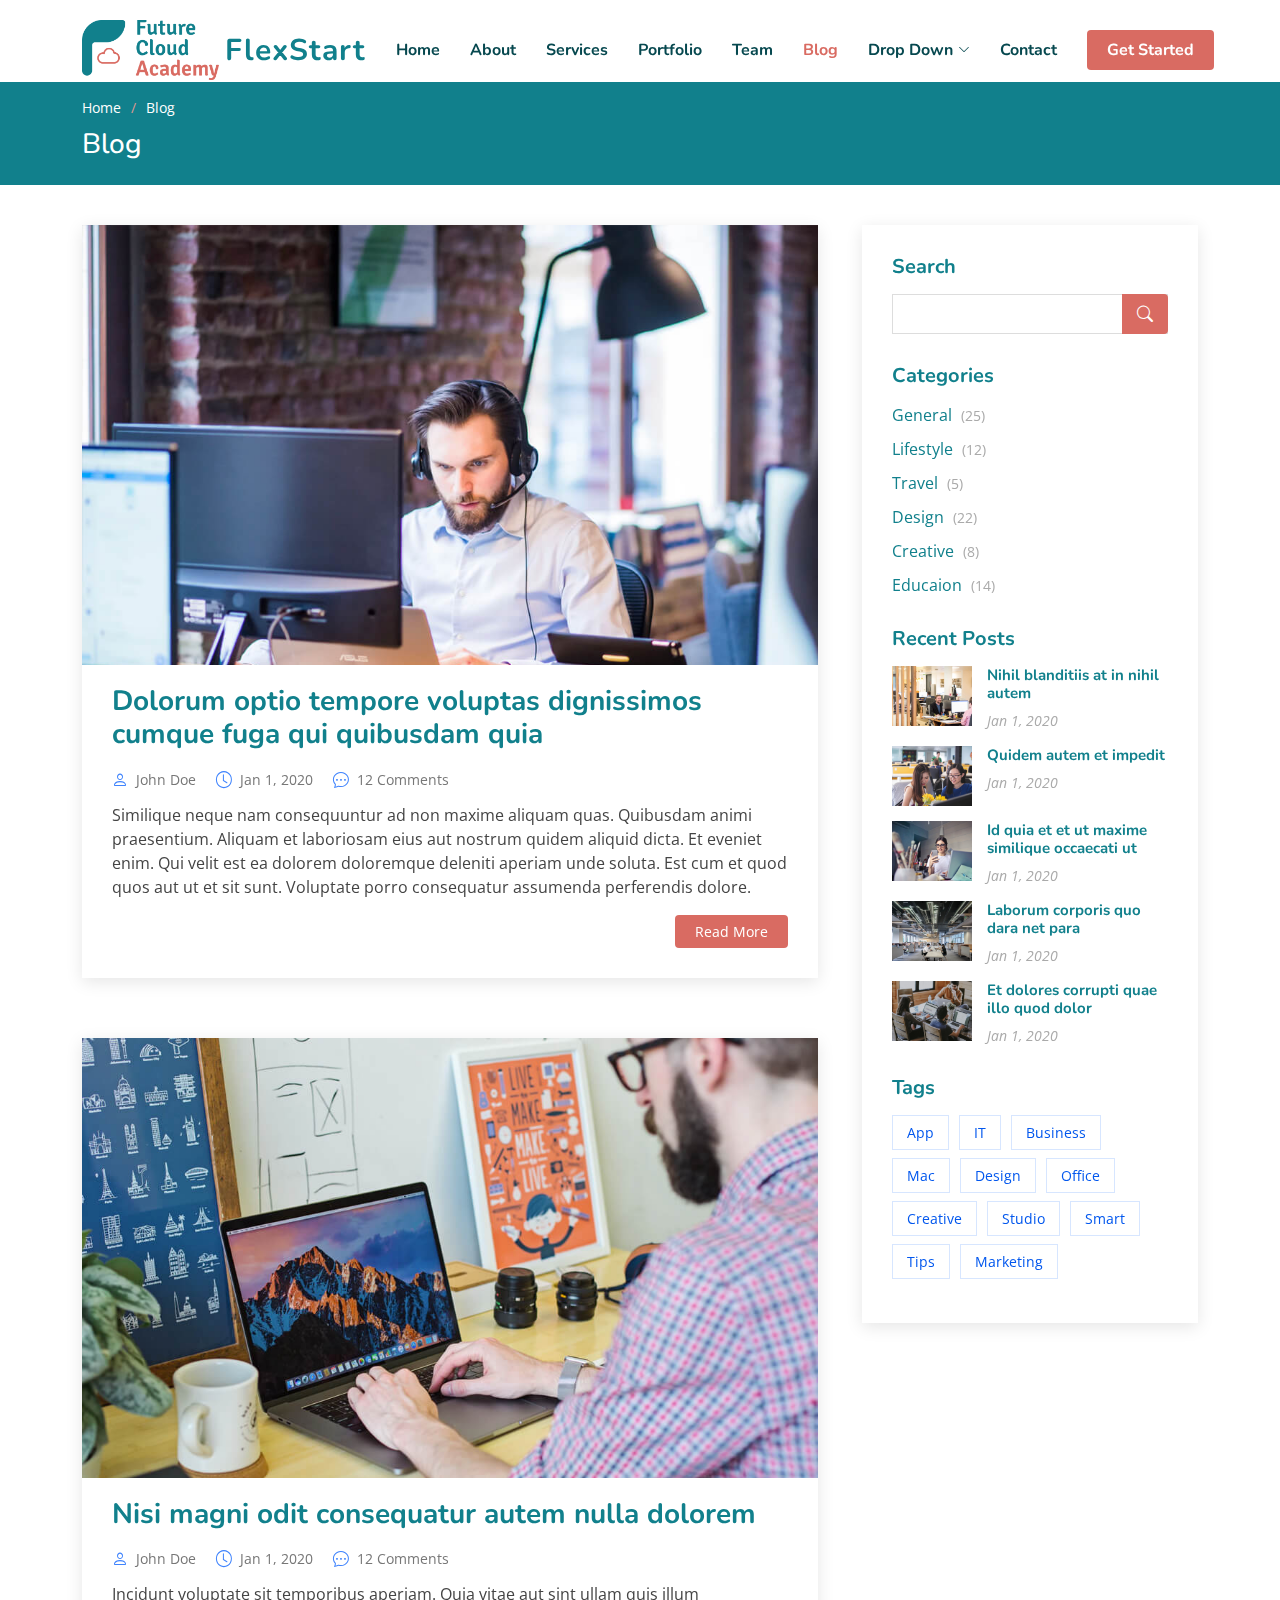
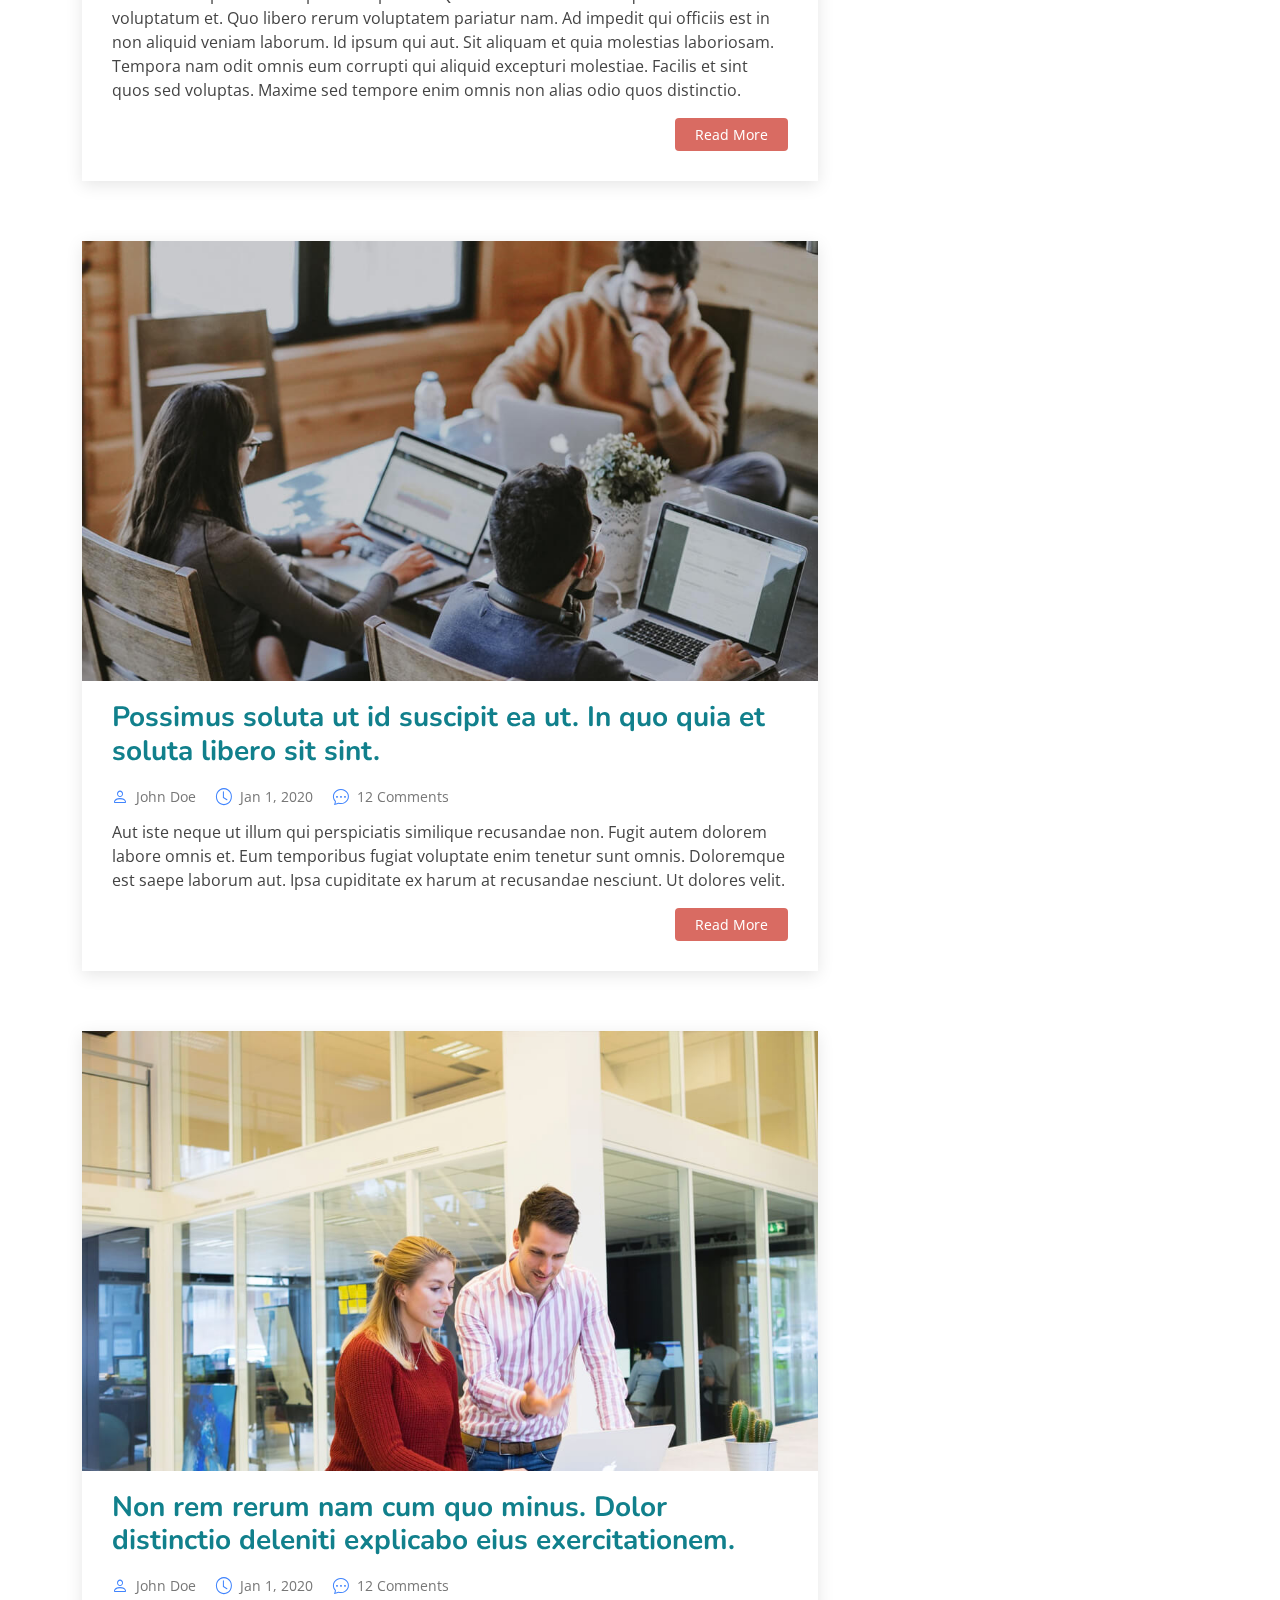
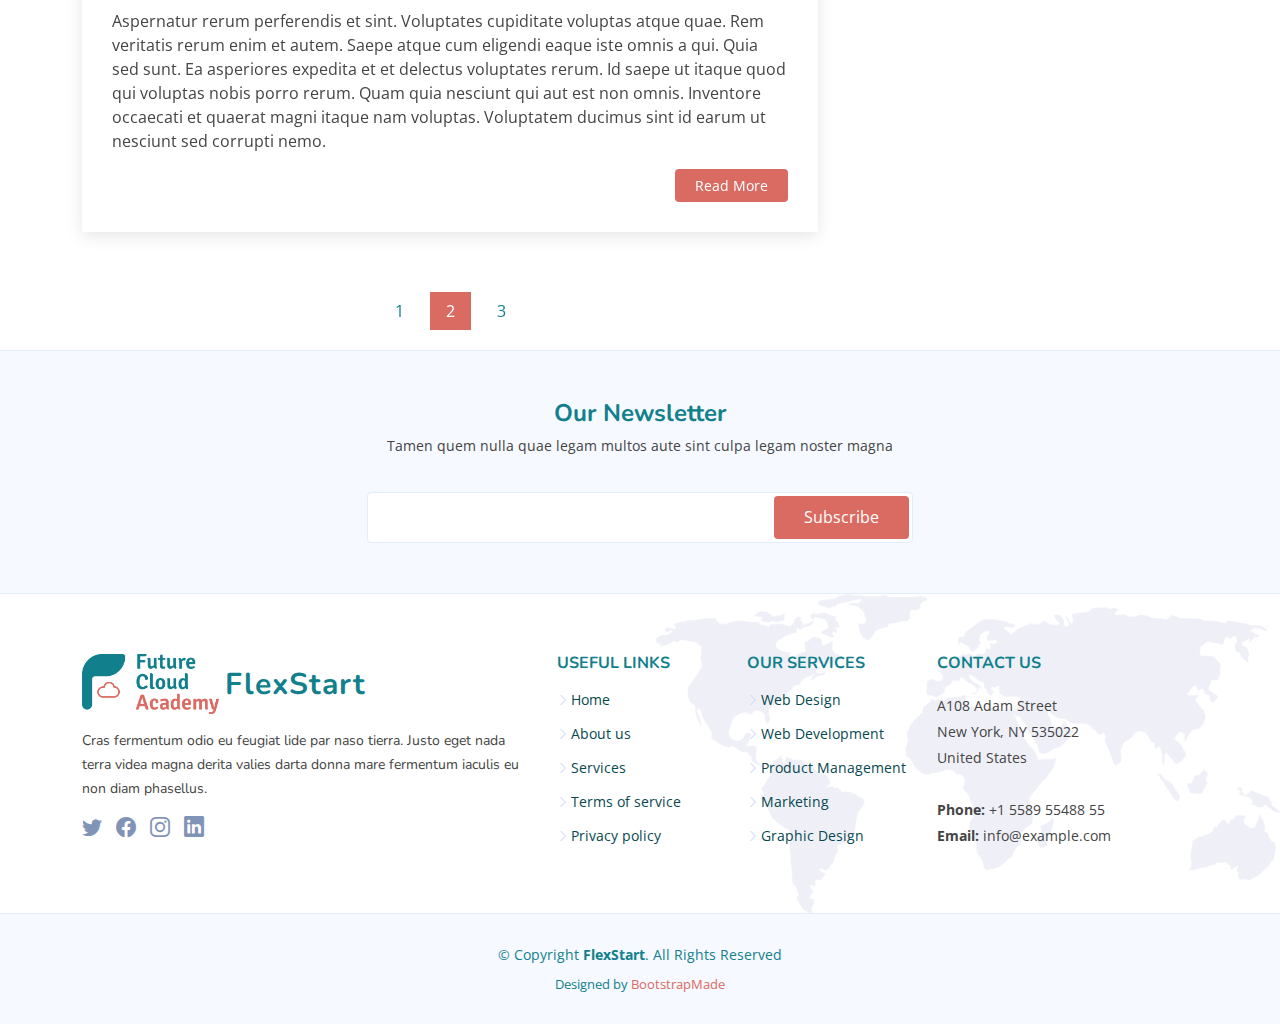
<file: blog.html>
<!DOCTYPE html>
<html lang="en">

<head>
  <meta charset="utf-8">
  <meta content="width=device-width, initial-scale=1.0" name="viewport">

  <title>Blog - FlexStart Bootstrap Template</title>
  <meta content="" name="description">
  <meta content="" name="keywords">

  <!-- Favicons -->
  <link href="assets/img/favicon.png" rel="icon">
  <link href="assets/img/apple-touch-icon.png" rel="apple-touch-icon">

  <!-- Google Fonts -->
  <link href="https://fonts.googleapis.com/css?family=Open+Sans:300,300i,400,400i,600,600i,700,700i|Nunito:300,300i,400,400i,600,600i,700,700i|Poppins:300,300i,400,400i,500,500i,600,600i,700,700i" rel="stylesheet">

  <!-- Vendor CSS Files -->
  <link href="assets/vendor/bootstrap/css/bootstrap.min.css" rel="stylesheet">
  <link href="assets/vendor/bootstrap-icons/bootstrap-icons.css" rel="stylesheet">
  <link href="assets/vendor/aos/aos.css" rel="stylesheet">
  <link href="assets/vendor/remixicon/remixicon.css" rel="stylesheet">
  <link href="assets/vendor/swiper/swiper-bundle.min.css" rel="stylesheet">
  <link href="assets/vendor/glightbox/css/glightbox.min.css" rel="stylesheet">

  <!-- Template Main CSS File -->
  <link href="assets/css/style.css" rel="stylesheet">

  <!-- =======================================================
  * Template Name: FlexStart - v1.4.0
  * Template URL: https://bootstrapmade.com/flexstart-bootstrap-startup-template/
  * Author: BootstrapMade.com
  * License: https://bootstrapmade.com/license/
  ======================================================== -->
</head>

<body>

  <!-- ======= Header ======= -->
  <header id="header" class="header fixed-top">
    <div class="container-fluid container-xl d-flex align-items-center justify-content-between">

      <a href="index.html" class="logo d-flex align-items-center">
        <img src="assets/img/logo.png" alt="">
        <span>FlexStart</span>
      </a>

      <nav id="navbar" class="navbar">
        <ul>
          <li><a class="nav-link scrollto " href="#hero">Home</a></li>
          <li><a class="nav-link scrollto" href="#about">About</a></li>
          <li><a class="nav-link scrollto" href="#services">Services</a></li>
          <li><a class="nav-link scrollto" href="#portfolio">Portfolio</a></li>
          <li><a class="nav-link scrollto" href="#team">Team</a></li>
          <li><a class="active" href="blog.html">Blog</a></li>
          <li class="dropdown"><a href="#"><span>Drop Down</span> <i class="bi bi-chevron-down"></i></a>
            <ul>
              <li><a href="#">Drop Down 1</a></li>
              <li class="dropdown"><a href="#"><span>Deep Drop Down</span> <i class="bi bi-chevron-right"></i></a>
                <ul>
                  <li><a href="#">Deep Drop Down 1</a></li>
                  <li><a href="#">Deep Drop Down 2</a></li>
                  <li><a href="#">Deep Drop Down 3</a></li>
                  <li><a href="#">Deep Drop Down 4</a></li>
                  <li><a href="#">Deep Drop Down 5</a></li>
                </ul>
              </li>
              <li><a href="#">Drop Down 2</a></li>
              <li><a href="#">Drop Down 3</a></li>
              <li><a href="#">Drop Down 4</a></li>
            </ul>
          </li>
          <li><a class="nav-link scrollto" href="#contact">Contact</a></li>
          <li><a class="getstarted scrollto" href="#about">Get Started</a></li>
        </ul>
        <i class="bi bi-list mobile-nav-toggle"></i>
      </nav><!-- .navbar -->

    </div>
  </header><!-- End Header -->

  <main id="main">

    <!-- ======= Breadcrumbs ======= -->
    <section class="breadcrumbs">
      <div class="container">

        <ol>
          <li><a href="index.html">Home</a></li>
          <li>Blog</li>
        </ol>
        <h2>Blog</h2>

      </div>
    </section><!-- End Breadcrumbs -->

    <!-- ======= Blog Section ======= -->
    <section id="blog" class="blog">
      <div class="container" data-aos="fade-up">

        <div class="row">

          <div class="col-lg-8 entries">

            <article class="entry">

              <div class="entry-img">
                <img src="assets/img/blog/blog-1.jpg" alt="" class="img-fluid">
              </div>

              <h2 class="entry-title">
                <a href="blog-single.html">Dolorum optio tempore voluptas dignissimos cumque fuga qui quibusdam quia</a>
              </h2>

              <div class="entry-meta">
                <ul>
                  <li class="d-flex align-items-center"><i class="bi bi-person"></i> <a href="blog-single.html">John Doe</a></li>
                  <li class="d-flex align-items-center"><i class="bi bi-clock"></i> <a href="blog-single.html"><time datetime="2020-01-01">Jan 1, 2020</time></a></li>
                  <li class="d-flex align-items-center"><i class="bi bi-chat-dots"></i> <a href="blog-single.html">12 Comments</a></li>
                </ul>
              </div>

              <div class="entry-content">
                <p>
                  Similique neque nam consequuntur ad non maxime aliquam quas. Quibusdam animi praesentium. Aliquam et laboriosam eius aut nostrum quidem aliquid dicta.
                  Et eveniet enim. Qui velit est ea dolorem doloremque deleniti aperiam unde soluta. Est cum et quod quos aut ut et sit sunt. Voluptate porro consequatur assumenda perferendis dolore.
                </p>
                <div class="read-more">
                  <a href="blog-single.html">Read More</a>
                </div>
              </div>

            </article><!-- End blog entry -->

            <article class="entry">

              <div class="entry-img">
                <img src="assets/img/blog/blog-2.jpg" alt="" class="img-fluid">
              </div>

              <h2 class="entry-title">
                <a href="blog-single.html">Nisi magni odit consequatur autem nulla dolorem</a>
              </h2>

              <div class="entry-meta">
                <ul>
                  <li class="d-flex align-items-center"><i class="bi bi-person"></i> <a href="blog-single.html">John Doe</a></li>
                  <li class="d-flex align-items-center"><i class="bi bi-clock"></i> <a href="blog-single.html"><time datetime="2020-01-01">Jan 1, 2020</time></a></li>
                  <li class="d-flex align-items-center"><i class="bi bi-chat-dots"></i> <a href="blog-single.html">12 Comments</a></li>
                </ul>
              </div>

              <div class="entry-content">
                <p>
                  Incidunt voluptate sit temporibus aperiam. Quia vitae aut sint ullam quis illum voluptatum et. Quo libero rerum voluptatem pariatur nam.
                  Ad impedit qui officiis est in non aliquid veniam laborum. Id ipsum qui aut. Sit aliquam et quia molestias laboriosam. Tempora nam odit omnis eum corrupti qui aliquid excepturi molestiae. Facilis et sint quos sed voluptas. Maxime sed tempore enim omnis non alias odio quos distinctio.
                </p>
                <div class="read-more">
                  <a href="blog-single.html">Read More</a>
                </div>
              </div>

            </article><!-- End blog entry -->

            <article class="entry">

              <div class="entry-img">
                <img src="assets/img/blog/blog-3.jpg" alt="" class="img-fluid">
              </div>

              <h2 class="entry-title">
                <a href="blog-single.html">Possimus soluta ut id suscipit ea ut. In quo quia et soluta libero sit sint.</a>
              </h2>

              <div class="entry-meta">
                <ul>
                  <li class="d-flex align-items-center"><i class="bi bi-person"></i> <a href="blog-single.html">John Doe</a></li>
                  <li class="d-flex align-items-center"><i class="bi bi-clock"></i> <a href="blog-single.html"><time datetime="2020-01-01">Jan 1, 2020</time></a></li>
                  <li class="d-flex align-items-center"><i class="bi bi-chat-dots"></i> <a href="blog-single.html">12 Comments</a></li>
                </ul>
              </div>

              <div class="entry-content">
                <p>
                  Aut iste neque ut illum qui perspiciatis similique recusandae non. Fugit autem dolorem labore omnis et. Eum temporibus fugiat voluptate enim tenetur sunt omnis.
                  Doloremque est saepe laborum aut. Ipsa cupiditate ex harum at recusandae nesciunt. Ut dolores velit.
                </p>
                <div class="read-more">
                  <a href="blog-single.html">Read More</a>
                </div>
              </div>

            </article><!-- End blog entry -->

            <article class="entry">

              <div class="entry-img">
                <img src="assets/img/blog/blog-4.jpg" alt="" class="img-fluid">
              </div>

              <h2 class="entry-title">
                <a href="blog-single.html">Non rem rerum nam cum quo minus. Dolor distinctio deleniti explicabo eius exercitationem.</a>
              </h2>

              <div class="entry-meta">
                <ul>
                  <li class="d-flex align-items-center"><i class="bi bi-person"></i> <a href="blog-single.html">John Doe</a></li>
                  <li class="d-flex align-items-center"><i class="bi bi-clock"></i> <a href="blog-single.html"><time datetime="2020-01-01">Jan 1, 2020</time></a></li>
                  <li class="d-flex align-items-center"><i class="bi bi-chat-dots"></i> <a href="blog-single.html">12 Comments</a></li>
                </ul>
              </div>

              <div class="entry-content">
                <p>
                  Aspernatur rerum perferendis et sint. Voluptates cupiditate voluptas atque quae. Rem veritatis rerum enim et autem. Saepe atque cum eligendi eaque iste omnis a qui.
                  Quia sed sunt. Ea asperiores expedita et et delectus voluptates rerum. Id saepe ut itaque quod qui voluptas nobis porro rerum. Quam quia nesciunt qui aut est non omnis. Inventore occaecati et quaerat magni itaque nam voluptas. Voluptatem ducimus sint id earum ut nesciunt sed corrupti nemo.
                </p>
                <div class="read-more">
                  <a href="blog-single.html">Read More</a>
                </div>
              </div>

            </article><!-- End blog entry -->

            <div class="blog-pagination">
              <ul class="justify-content-center">
                <li><a href="#">1</a></li>
                <li class="active"><a href="#">2</a></li>
                <li><a href="#">3</a></li>
              </ul>
            </div>

          </div><!-- End blog entries list -->

          <div class="col-lg-4">

            <div class="sidebar">

              <h3 class="sidebar-title">Search</h3>
              <div class="sidebar-item search-form">
                <form action="">
                  <input type="text">
                  <button type="submit"><i class="bi bi-search"></i></button>
                </form>
              </div><!-- End sidebar search formn-->

              <h3 class="sidebar-title">Categories</h3>
              <div class="sidebar-item categories">
                <ul>
                  <li><a href="#">General <span>(25)</span></a></li>
                  <li><a href="#">Lifestyle <span>(12)</span></a></li>
                  <li><a href="#">Travel <span>(5)</span></a></li>
                  <li><a href="#">Design <span>(22)</span></a></li>
                  <li><a href="#">Creative <span>(8)</span></a></li>
                  <li><a href="#">Educaion <span>(14)</span></a></li>
                </ul>
              </div><!-- End sidebar categories-->

              <h3 class="sidebar-title">Recent Posts</h3>
              <div class="sidebar-item recent-posts">
                <div class="post-item clearfix">
                  <img src="assets/img/blog/blog-recent-1.jpg" alt="">
                  <h4><a href="blog-single.html">Nihil blanditiis at in nihil autem</a></h4>
                  <time datetime="2020-01-01">Jan 1, 2020</time>
                </div>

                <div class="post-item clearfix">
                  <img src="assets/img/blog/blog-recent-2.jpg" alt="">
                  <h4><a href="blog-single.html">Quidem autem et impedit</a></h4>
                  <time datetime="2020-01-01">Jan 1, 2020</time>
                </div>

                <div class="post-item clearfix">
                  <img src="assets/img/blog/blog-recent-3.jpg" alt="">
                  <h4><a href="blog-single.html">Id quia et et ut maxime similique occaecati ut</a></h4>
                  <time datetime="2020-01-01">Jan 1, 2020</time>
                </div>

                <div class="post-item clearfix">
                  <img src="assets/img/blog/blog-recent-4.jpg" alt="">
                  <h4><a href="blog-single.html">Laborum corporis quo dara net para</a></h4>
                  <time datetime="2020-01-01">Jan 1, 2020</time>
                </div>

                <div class="post-item clearfix">
                  <img src="assets/img/blog/blog-recent-5.jpg" alt="">
                  <h4><a href="blog-single.html">Et dolores corrupti quae illo quod dolor</a></h4>
                  <time datetime="2020-01-01">Jan 1, 2020</time>
                </div>

              </div><!-- End sidebar recent posts-->

              <h3 class="sidebar-title">Tags</h3>
              <div class="sidebar-item tags">
                <ul>
                  <li><a href="#">App</a></li>
                  <li><a href="#">IT</a></li>
                  <li><a href="#">Business</a></li>
                  <li><a href="#">Mac</a></li>
                  <li><a href="#">Design</a></li>
                  <li><a href="#">Office</a></li>
                  <li><a href="#">Creative</a></li>
                  <li><a href="#">Studio</a></li>
                  <li><a href="#">Smart</a></li>
                  <li><a href="#">Tips</a></li>
                  <li><a href="#">Marketing</a></li>
                </ul>
              </div><!-- End sidebar tags-->

            </div><!-- End sidebar -->

          </div><!-- End blog sidebar -->

        </div>

      </div>
    </section><!-- End Blog Section -->

  </main><!-- End #main -->

  <!-- ======= Footer ======= -->
  <footer id="footer" class="footer">

    <div class="footer-newsletter">
      <div class="container">
        <div class="row justify-content-center">
          <div class="col-lg-12 text-center">
            <h4>Our Newsletter</h4>
            <p>Tamen quem nulla quae legam multos aute sint culpa legam noster magna</p>
          </div>
          <div class="col-lg-6">
            <form action="" method="post">
              <input type="email" name="email"><input type="submit" value="Subscribe">
            </form>
          </div>
        </div>
      </div>
    </div>

    <div class="footer-top">
      <div class="container">
        <div class="row gy-4">
          <div class="col-lg-5 col-md-12 footer-info">
            <a href="index.html" class="logo d-flex align-items-center">
              <img src="assets/img/logo.png" alt="">
              <span>FlexStart</span>
            </a>
            <p>Cras fermentum odio eu feugiat lide par naso tierra. Justo eget nada terra videa magna derita valies darta donna mare fermentum iaculis eu non diam phasellus.</p>
            <div class="social-links mt-3">
              <a href="#" class="twitter"><i class="bi bi-twitter"></i></a>
              <a href="#" class="facebook"><i class="bi bi-facebook"></i></a>
              <a href="#" class="instagram"><i class="bi bi-instagram bx bxl-instagram"></i></a>
              <a href="#" class="linkedin"><i class="bi bi-linkedin bx bxl-linkedin"></i></a>
            </div>
          </div>

          <div class="col-lg-2 col-6 footer-links">
            <h4>Useful Links</h4>
            <ul>
              <li><i class="bi bi-chevron-right"></i> <a href="#">Home</a></li>
              <li><i class="bi bi-chevron-right"></i> <a href="#">About us</a></li>
              <li><i class="bi bi-chevron-right"></i> <a href="#">Services</a></li>
              <li><i class="bi bi-chevron-right"></i> <a href="#">Terms of service</a></li>
              <li><i class="bi bi-chevron-right"></i> <a href="#">Privacy policy</a></li>
            </ul>
          </div>

          <div class="col-lg-2 col-6 footer-links">
            <h4>Our Services</h4>
            <ul>
              <li><i class="bi bi-chevron-right"></i> <a href="#">Web Design</a></li>
              <li><i class="bi bi-chevron-right"></i> <a href="#">Web Development</a></li>
              <li><i class="bi bi-chevron-right"></i> <a href="#">Product Management</a></li>
              <li><i class="bi bi-chevron-right"></i> <a href="#">Marketing</a></li>
              <li><i class="bi bi-chevron-right"></i> <a href="#">Graphic Design</a></li>
            </ul>
          </div>

          <div class="col-lg-3 col-md-12 footer-contact text-center text-md-start">
            <h4>Contact Us</h4>
            <p>
              A108 Adam Street <br>
              New York, NY 535022<br>
              United States <br><br>
              <strong>Phone:</strong> +1 5589 55488 55<br>
              <strong>Email:</strong> info@example.com<br>
            </p>

          </div>

        </div>
      </div>
    </div>

    <div class="container">
      <div class="copyright">
        &copy; Copyright <strong><span>FlexStart</span></strong>. All Rights Reserved
      </div>
      <div class="credits">
        <!-- All the links in the footer should remain intact. -->
        <!-- You can delete the links only if you purchased the pro version. -->
        <!-- Licensing information: https://bootstrapmade.com/license/ -->
        <!-- Purchase the pro version with working PHP/AJAX contact form: https://bootstrapmade.com/flexstart-bootstrap-startup-template/ -->
        Designed by <a href="https://bootstrapmade.com/">BootstrapMade</a>
      </div>
    </div>
  </footer><!-- End Footer -->

  <a href="#" class="back-to-top d-flex align-items-center justify-content-center"><i class="bi bi-arrow-up-short"></i></a>

  <!-- Vendor JS Files -->
  <script src="assets/vendor/bootstrap/js/bootstrap.bundle.js"></script>
  <script src="assets/vendor/aos/aos.js"></script>
  <script src="assets/vendor/php-email-form/validate.js"></script>
  <script src="assets/vendor/swiper/swiper-bundle.min.js"></script>
  <script src="assets/vendor/purecounter/purecounter.js"></script>
  <script src="assets/vendor/isotope-layout/isotope.pkgd.min.js"></script>
  <script src="assets/vendor/glightbox/js/glightbox.min.js"></script>

  <!-- Template Main JS File -->
  <script src="assets/js/main.js"></script>

</body>

</html>
</file>
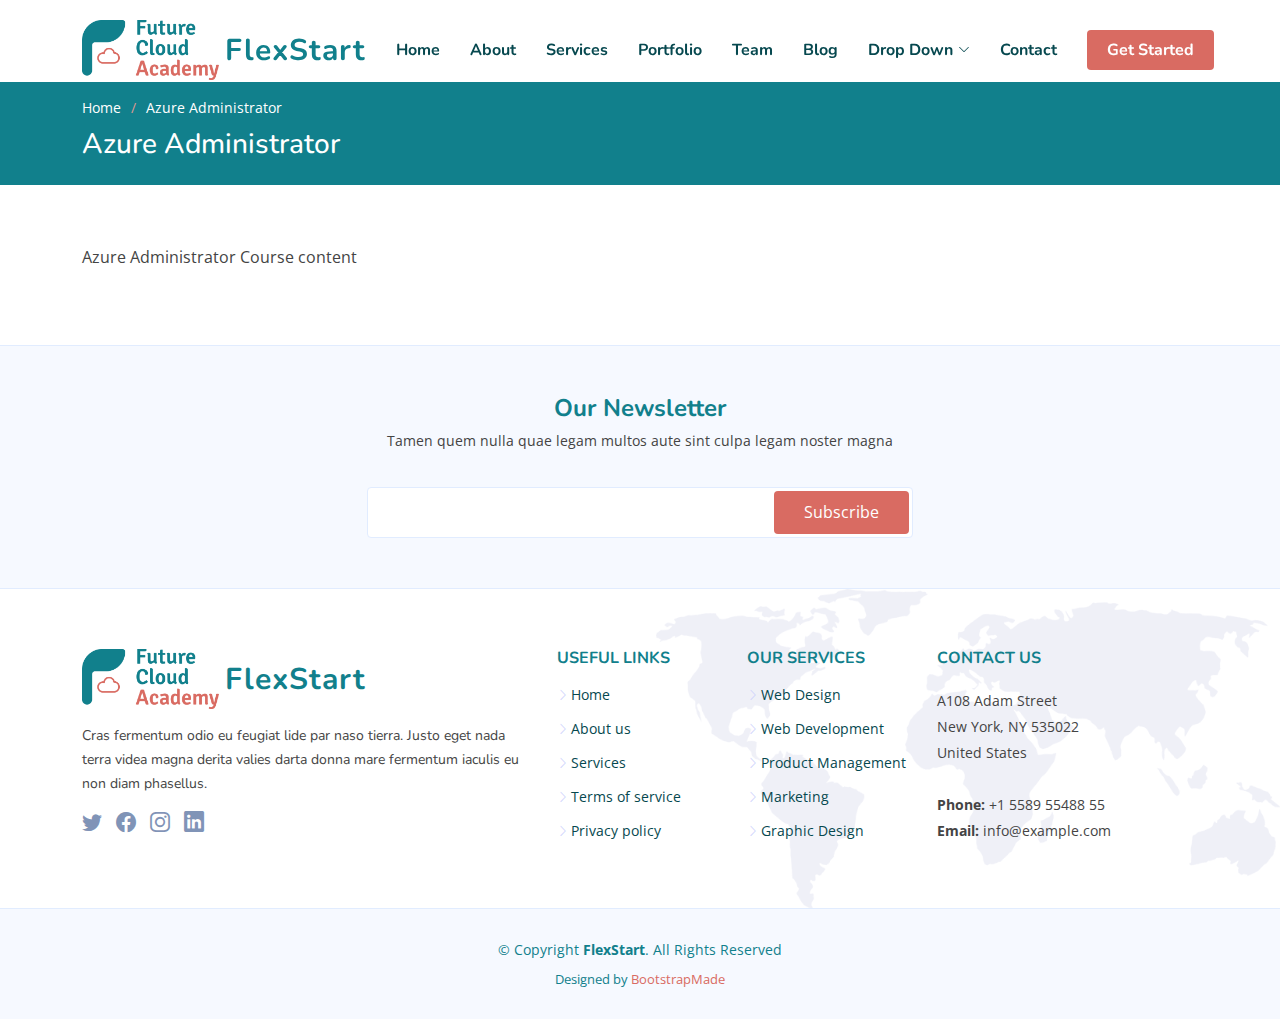
<file: inner-page.html>
<!DOCTYPE html>
<html lang="en">

<head>
  <meta charset="utf-8">
  <meta content="width=device-width, initial-scale=1.0" name="viewport">

  <title>Azure Administrator - FlexStart Bootstrap Template</title>
  <meta content="" name="description">
  <meta content="" name="keywords">

  <!-- Favicons -->
  <link href="assets/img/favicon.png" rel="icon">
  <link href="assets/img/apple-touch-icon.png" rel="apple-touch-icon">

  <!-- Google Fonts -->
  <link href="https://fonts.googleapis.com/css?family=Open+Sans:300,300i,400,400i,600,600i,700,700i|Nunito:300,300i,400,400i,600,600i,700,700i|Poppins:300,300i,400,400i,500,500i,600,600i,700,700i" rel="stylesheet">

  <!-- Vendor CSS Files -->
  <link href="assets/vendor/bootstrap/css/bootstrap.min.css" rel="stylesheet">
  <link href="assets/vendor/bootstrap-icons/bootstrap-icons.css" rel="stylesheet">
  <link href="assets/vendor/aos/aos.css" rel="stylesheet">
  <link href="assets/vendor/remixicon/remixicon.css" rel="stylesheet">
  <link href="assets/vendor/swiper/swiper-bundle.min.css" rel="stylesheet">
  <link href="assets/vendor/glightbox/css/glightbox.min.css" rel="stylesheet">

  <!-- Template Main CSS File -->
  <link href="assets/css/style.css" rel="stylesheet">

  <!-- =======================================================
  * Template Name: FlexStart - v1.4.0
  * Template URL: https://bootstrapmade.com/flexstart-bootstrap-startup-template/
  * Author: BootstrapMade.com
  * License: https://bootstrapmade.com/license/
  ======================================================== -->
</head>

<body>

  <!-- ======= Header ======= -->
  <header id="header" class="header fixed-top">
    <div class="container-fluid container-xl d-flex align-items-center justify-content-between">

      <a href="index.html" class="logo d-flex align-items-center">
        <img src="assets/img/logo.png" alt="">
        <span>FlexStart</span>
      </a>

      <nav id="navbar" class="navbar">
        <ul>
          <li><a class="nav-link scrollto " href="#hero">Home</a></li>
          <li><a class="nav-link scrollto" href="#about">About</a></li>
          <li><a class="nav-link scrollto" href="#services">Services</a></li>
          <li><a class="nav-link scrollto" href="#portfolio">Portfolio</a></li>
          <li><a class="nav-link scrollto" href="#team">Team</a></li>
          <li><a href="blog.html">Blog</a></li>
          <li class="dropdown"><a href="#"><span>Drop Down</span> <i class="bi bi-chevron-down"></i></a>
            <ul>
              <li><a href="#">Drop Down 1</a></li>
              <li class="dropdown"><a href="#"><span>Deep Drop Down</span> <i class="bi bi-chevron-right"></i></a>
                <ul>
                  <li><a href="#">Deep Drop Down 1</a></li>
                  <li><a href="#">Deep Drop Down 2</a></li>
                  <li><a href="#">Deep Drop Down 3</a></li>
                  <li><a href="#">Deep Drop Down 4</a></li>
                  <li><a href="#">Deep Drop Down 5</a></li>
                </ul>
              </li>
              <li><a href="#">Drop Down 2</a></li>
              <li><a href="#">Drop Down 3</a></li>
              <li><a href="#">Drop Down 4</a></li>
            </ul>
          </li>
          <li><a class="nav-link scrollto" href="#contact">Contact</a></li>
          <li><a class="getstarted scrollto" href="#about">Get Started</a></li>
        </ul>
        <i class="bi bi-list mobile-nav-toggle"></i>
      </nav><!-- .navbar -->

    </div>
  </header><!-- End Header -->

  <main id="main">

    <!-- ======= Breadcrumbs ======= -->
    <section class="breadcrumbs">
      <div class="container">

        <ol>
          <li><a href="index.html">Home</a></li>
          <li>Azure Administrator</li>
        </ol>
        <h2>Azure Administrator</h2>

      </div>
    </section><!-- End Breadcrumbs -->

    <section class="inner-page">
      <div class="container">
        <p>
         Azure Administrator Course content
        </p>
      </div>
    </section>

  </main><!-- End #main -->

  <!-- ======= Footer ======= -->
  <footer id="footer" class="footer">

    <div class="footer-newsletter">
      <div class="container">
        <div class="row justify-content-center">
          <div class="col-lg-12 text-center">
            <h4>Our Newsletter</h4>
            <p>Tamen quem nulla quae legam multos aute sint culpa legam noster magna</p>
          </div>
          <div class="col-lg-6">
            <form action="" method="post">
              <input type="email" name="email"><input type="submit" value="Subscribe">
            </form>
          </div>
        </div>
      </div>
    </div>

    <div class="footer-top">
      <div class="container">
        <div class="row gy-4">
          <div class="col-lg-5 col-md-12 footer-info">
            <a href="index.html" class="logo d-flex align-items-center">
              <img src="assets/img/logo.png" alt="">
              <span>FlexStart</span>
            </a>
            <p>Cras fermentum odio eu feugiat lide par naso tierra. Justo eget nada terra videa magna derita valies darta donna mare fermentum iaculis eu non diam phasellus.</p>
            <div class="social-links mt-3">
              <a href="#" class="twitter"><i class="bi bi-twitter"></i></a>
              <a href="#" class="facebook"><i class="bi bi-facebook"></i></a>
              <a href="#" class="instagram"><i class="bi bi-instagram bx bxl-instagram"></i></a>
              <a href="#" class="linkedin"><i class="bi bi-linkedin bx bxl-linkedin"></i></a>
            </div>
          </div>

          <div class="col-lg-2 col-6 footer-links">
            <h4>Useful Links</h4>
            <ul>
              <li><i class="bi bi-chevron-right"></i> <a href="#">Home</a></li>
              <li><i class="bi bi-chevron-right"></i> <a href="#">About us</a></li>
              <li><i class="bi bi-chevron-right"></i> <a href="#">Services</a></li>
              <li><i class="bi bi-chevron-right"></i> <a href="#">Terms of service</a></li>
              <li><i class="bi bi-chevron-right"></i> <a href="#">Privacy policy</a></li>
            </ul>
          </div>

          <div class="col-lg-2 col-6 footer-links">
            <h4>Our Services</h4>
            <ul>
              <li><i class="bi bi-chevron-right"></i> <a href="#">Web Design</a></li>
              <li><i class="bi bi-chevron-right"></i> <a href="#">Web Development</a></li>
              <li><i class="bi bi-chevron-right"></i> <a href="#">Product Management</a></li>
              <li><i class="bi bi-chevron-right"></i> <a href="#">Marketing</a></li>
              <li><i class="bi bi-chevron-right"></i> <a href="#">Graphic Design</a></li>
            </ul>
          </div>

          <div class="col-lg-3 col-md-12 footer-contact text-center text-md-start">
            <h4>Contact Us</h4>
            <p>
              A108 Adam Street <br>
              New York, NY 535022<br>
              United States <br><br>
              <strong>Phone:</strong> +1 5589 55488 55<br>
              <strong>Email:</strong> info@example.com<br>
            </p>

          </div>

        </div>
      </div>
    </div>

    <div class="container">
      <div class="copyright">
        &copy; Copyright <strong><span>FlexStart</span></strong>. All Rights Reserved
      </div>
      <div class="credits">
        <!-- All the links in the footer should remain intact. -->
        <!-- You can delete the links only if you purchased the pro version. -->
        <!-- Licensing information: https://bootstrapmade.com/license/ -->
        <!-- Purchase the pro version with working PHP/AJAX contact form: https://bootstrapmade.com/flexstart-bootstrap-startup-template/ -->
        Designed by <a href="https://bootstrapmade.com/">BootstrapMade</a>
      </div>
    </div>
  </footer><!-- End Footer -->

  <a href="#" class="back-to-top d-flex align-items-center justify-content-center"><i class="bi bi-arrow-up-short"></i></a>

  <!-- Vendor JS Files -->
  <script src="assets/vendor/bootstrap/js/bootstrap.bundle.js"></script>
  <script src="assets/vendor/aos/aos.js"></script>
  <script src="assets/vendor/php-email-form/validate.js"></script>
  <script src="assets/vendor/swiper/swiper-bundle.min.js"></script>
  <script src="assets/vendor/purecounter/purecounter.js"></script>
  <script src="assets/vendor/isotope-layout/isotope.pkgd.min.js"></script>
  <script src="assets/vendor/glightbox/js/glightbox.min.js"></script>

  <!-- Template Main JS File -->
  <script src="assets/js/main.js"></script>

</body>

</html>
</file>
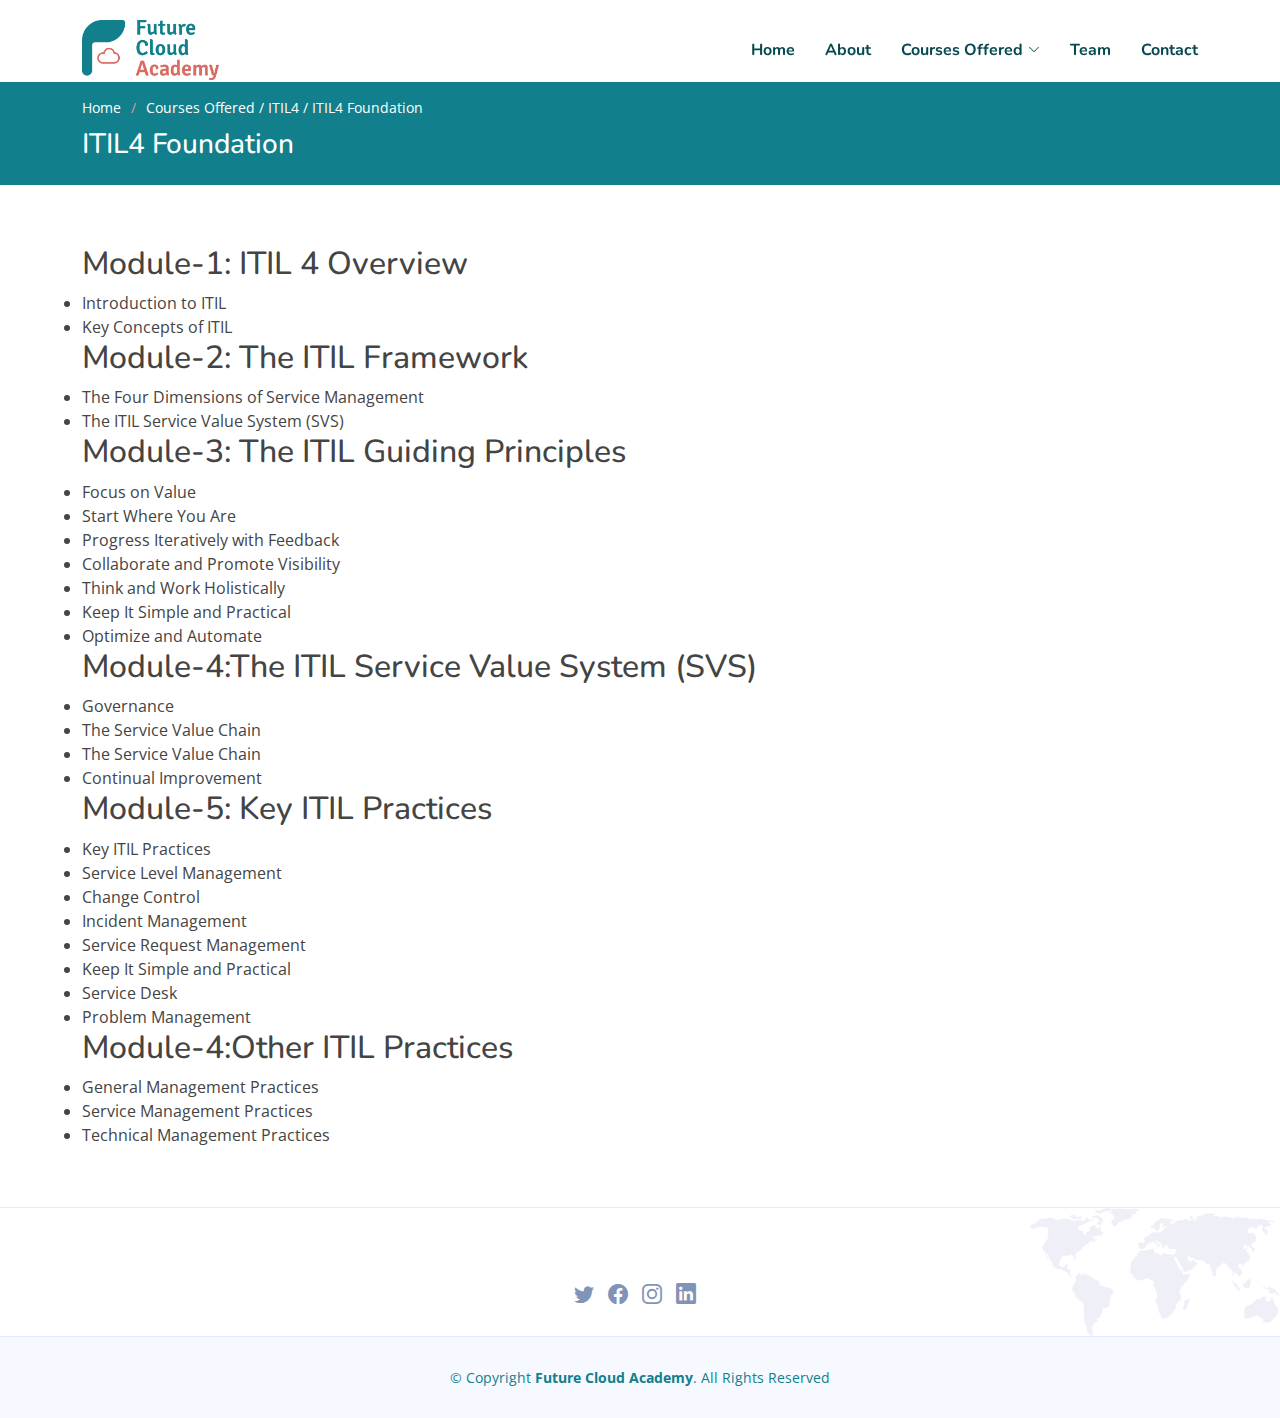
<file: itilace.html>
<!DOCTYPE html>
<html lang="en">

<head>
  <meta charset="utf-8">
  <meta content="width=device-width, initial-scale=1.0" name="viewport">

  <title>ITIL4 Foundation</title>
  <meta content="" name="description">
  <meta content="" name="keywords">

  <!-- Favicons -->
  <link href="assets/img/favicon.png" rel="icon">
  <link href="assets/img/apple-touch-icon.png" rel="apple-touch-icon">

  <!-- Google Fonts -->
  <link href="https://fonts.googleapis.com/css?family=Open+Sans:300,300i,400,400i,600,600i,700,700i|Nunito:300,300i,400,400i,600,600i,700,700i|Poppins:300,300i,400,400i,500,500i,600,600i,700,700i" rel="stylesheet">

  <!-- Vendor CSS Files -->
  <link href="assets/vendor/bootstrap/css/bootstrap.min.css" rel="stylesheet">
  <link href="assets/vendor/bootstrap-icons/bootstrap-icons.css" rel="stylesheet">
  <link href="assets/vendor/aos/aos.css" rel="stylesheet">
  <link href="assets/vendor/remixicon/remixicon.css" rel="stylesheet">
  <link href="assets/vendor/swiper/swiper-bundle.min.css" rel="stylesheet">
  <link href="assets/vendor/glightbox/css/glightbox.min.css" rel="stylesheet">

  <!-- Template Main CSS File -->
  <link href="assets/css/style.css" rel="stylesheet">

  <!-- =======================================================
  * Template Name: FlexStart - v1.4.0
  * Template URL: https://bootstrapmade.com/flexstart-bootstrap-startup-template/
  * Author: BootstrapMade.com
  * License: https://bootstrapmade.com/license/
  ======================================================== -->
</head>

<body>

  <!-- ======= Header ======= -->
  <header id="header" class="header fixed-top">
    <div class="container-fluid container-xl d-flex align-items-center justify-content-between">

      <a href="index.html" class="logo d-flex align-items-center">
        <img src="assets/img/logo.png" alt="">
        <!-- <span>FlexStart</span> -->
      </a>

      <nav id="navbar" class="navbar">
        <ul>
          <li><a class="nav-link scrollto" href="index.html">Home</a></li>
          <li><a class="nav-link scrollto" href="index.html #about">About</a></li>
			<li class="dropdown"><a href="#"><span>Courses Offered</span> <i class="bi bi-chevron-down"></i></a>
            <ul>
              <li class="dropdown"><a href="#"><span>Microsoft Azure</span> <i class="bi bi-chevron-right"></i></a>
                <ul>
              <li><a class="active" href="az104.html">Azure Administrator (Az-104)</a></li>
              <li><a href="az304.html">Azure Architect (Az-303 Az-304)</a></li>
              <li><a href="azdf.html">Azure Security Engineer Associate (Az500)</a></li>
              <li><a href="azsqlad.html">Azure SQL Administrator</a></li>
                </ul>
              </li>
<!--			  <li class="dropdown"><a href="#"><span>AWS</span> <i class="bi bi-chevron-right"></i></a>
                <ul>
			  <li><a href="awssaa.html">AWS Solutions Architect Associate</a></li>
              <li><a href="awssap.html">AWS Solutions Architect Professional</a></li>
              <li><a href="awsdoep.html">AWS DevOps Engineer Professional</a></li>
              <li><a href="awssoaa.html">AWS SysOps Administrator Associate</a></li>
                </ul>
              </li>
			  <li class="dropdown"><a href="#"><span>Google Cloud</span> <i class="bi bi-chevron-right"></i></a>
                <ul>
              <li><a href="goace.html">Associate Cloud Engineer</a></li>
              <li><a href="gopca.html">Professional Cloud Architect</a></li>
              <li><a href="gopcse.html">Professional Cloud Security Engineer</a></li>
              <li><a href="gopcdoe.html">Professional Cloud DevOps Engineer</a></li>
            </ul>
              </li> -->
			  <li class="dropdown"><a href="#"><span>ITIL4</span> <i class="bi bi-chevron-right"></i></a>
                <ul>
              <li><a href="itilace.html">ITIL4 Foundation</a></li>
              <li><a href="itilpca.html">Incident Problem and Change Management</a></li>
              <li><a href="itilpcse.html">IT Asset Management</a></li>
              <li><a href="itilpcdoe.html">IT SIAM</a></li>
			  <li><a href="ITILCM.html">IT Change Management</a></li>
			    </ul>
              </li>
            </ul>
          </li>
          <li><a class="nav-link scrollto" href="index.html #team">Team</a></li>
          <li><a class="nav-link scrollto" href="index.html #contact">Contact</a></li>
        </ul>
        <i class="bi bi-list mobile-nav-toggle"></i>
      </nav><!-- .navbar -->

    </div>
  </header><!-- End Header -->

  <main id="main">

    <!-- ======= Breadcrumbs ======= -->
    <section class="breadcrumbs">
      <div class="container">

        <ol>
          <li><a href="index.html">Home</a></li>
          <li>Courses Offered / ITIL4 / ITIL4 Foundation</li>
        </ol>
        <h2>ITIL4 Foundation</h2>

      </div>
    </section><!-- End Breadcrumbs -->


    <section class="inner-page">
      <div class="container">
        <h2> Module-1: ITIL 4 Overview </h2>
		 		 <li class="font-size-s">
					Introduction to ITIL
		         </li>
		 		 <li class="font-size-s">
					Key Concepts of ITIL
		 		 </li>
      </div>
	  
	  <div class="container">
         <h2>Module-2: The ITIL Framework</h2>
		 		 <li class="font-size-s">
					The Four Dimensions of Service Management 
		 </li>
		 		 <li class="font-size-s">
					The ITIL Service Value System (SVS) 
		 </li>
		 		 
      </div>
	 
      <div class="container">
         <h2>Module-3: The ITIL Guiding Principles</h2>
		 		 <li class="font-size-s">
					Focus on Value
		 </li>
		 		 <li class="font-size-s">
					Start Where You Are 
		 </li>
		 		 <li class="font-size-s">
					Progress Iteratively with Feedback 
		 </li>
		 		 <li class="font-size-s">
					Collaborate and Promote Visibility
		 </li>
		 </li>
		 		 <li class="font-size-s">
					Think and Work Holistically
		 </li>
		 </li>
		 		 <li class="font-size-s">
					Keep It Simple and Practical
		 </li>
		 </li>
		 		 <li class="font-size-s">
					Optimize and Automate
		 </li>
      </div>
	  
	  <div class="container">
         <h2>Module-4:The ITIL Service Value System (SVS)</h2>
		 		 <li class="font-size-s">
					Governance 
		 </li>
		 		 <li class="font-size-s">
					The Service Value Chain 
		 </li>
		 
		 		 <li class="font-size-s">
					The Service Value Chain 
		</li>
					<li class="font-size-s">
					Continual Improvement 
		</li>
		 		 
      </div>
	  
	   <div class="container">
         <h2>Module-5: Key ITIL Practices</h2>
		 		 <li class="font-size-s">
					Key ITIL Practices
		 </li>
		 		 <li class="font-size-s">
					Service Level Management 
		 </li>
		 		 <li class="font-size-s">
					Change Control
		 </li>
		 		 <li class="font-size-s">
					Incident Management
		 </li>
		 </li>
		 		 <li class="font-size-s">
					Service Request Management
		 </li>
		 </li>
		 		 <li class="font-size-s">
					Keep It Simple and Practical
		 </li>
		 </li>
		 		 <li class="font-size-s">
					Service Desk
		 </li>
		 <li class="font-size-s">
					Problem Management
		 </li>
      </div>
	  
	  <div class="container">
         <h2>Module-4:Other ITIL Practices </h2>
		 		 <li class="font-size-s">
					General Management Practices
		 </li>
		 		 <li class="font-size-s">
					Service Management Practices 
		 </li>
		 
		 		 <li class="font-size-s">
					Technical Management Practices
		</li>
				
		 		 
      </div>
    </section>
  </main><!-- End #main -->
  

  <!-- ======= Footer ======= -->
  <footer id="footer" class="footer">
    <div class="footer-top">
      <div class="container">
        <div class="row gy-4">
              <!-- <span>FlexStart</span> -->
	<center>
            <div class="social-links mt-3">
              <a href="https://twitter.com/FutureCloudAca1" class="twitter"><i class="bi bi-twitter"></i></a>
              <a href="https://www.facebook.com/profile.php?id=100066685652739" class="facebook"><i class="bi bi-facebook"></i></a>
              <a href="https://www.instagram.com/futurecloudacademy/" class="instagram"><i class="bi bi-instagram bx bxl-instagram"></i></a>
              <a href="https://www.linkedin.com/in/futurecloud-academy-50ab50217/" class="linkedin"><i class="bi bi-linkedin bx bxl-linkedin"></i></a>
            </div>
	</center>
        </div>
      </div>
    </div>

    <div class="container">
      <div class="copyright">
        &copy; Copyright <strong><span>Future Cloud Academy</span></strong>. All Rights Reserved
      </div>
      
    </div>
  </footer><!-- End Footer -->

  <a href="#" class="back-to-top d-flex align-items-center justify-content-center"><i class="bi bi-arrow-up-short"></i></a>

  <!-- Vendor JS Files -->
  <script src="assets/vendor/bootstrap/js/bootstrap.bundle.js"></script>
  <script src="assets/vendor/aos/aos.js"></script>
  <script src="assets/vendor/php-email-form/validate.js"></script>
  <script src="assets/vendor/swiper/swiper-bundle.min.js"></script>
  <script src="assets/vendor/purecounter/purecounter.js"></script>
  <script src="assets/vendor/isotope-layout/isotope.pkgd.min.js"></script>
  <script src="assets/vendor/glightbox/js/glightbox.min.js"></script>

  <!-- Template Main JS File -->
  <script src="assets/js/main.js"></script>

</body>

</html>
</file>
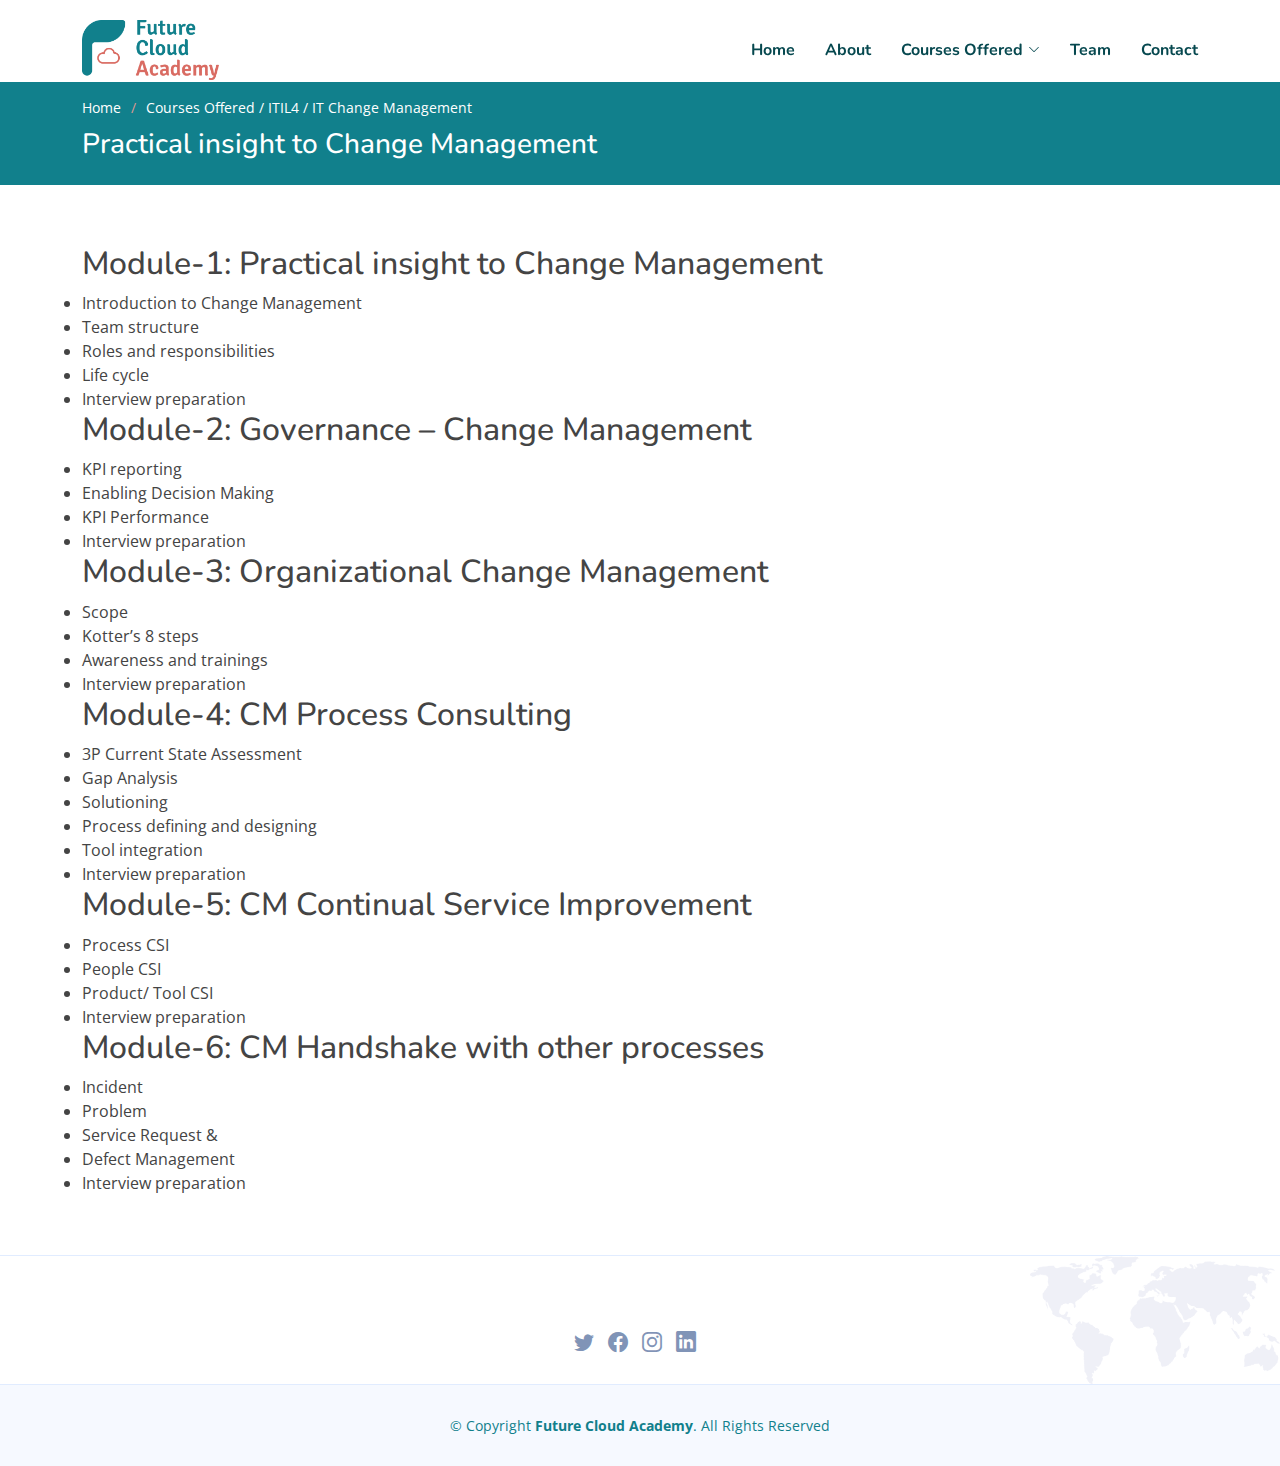
<file: ITILCM.html>
<!DOCTYPE html>
<html lang="en">

<head>
  <meta charset="utf-8">
  <meta content="width=device-width, initial-scale=1.0" name="viewport">

  <title>Practical insight to Change Management</title>
  <meta content="" name="description">
  <meta content="" name="keywords">

  <!-- Favicons -->
  <link href="assets/img/favicon.png" rel="icon">
  <link href="assets/img/apple-touch-icon.png" rel="apple-touch-icon">

  <!-- Google Fonts -->
  <link href="https://fonts.googleapis.com/css?family=Open+Sans:300,300i,400,400i,600,600i,700,700i|Nunito:300,300i,400,400i,600,600i,700,700i|Poppins:300,300i,400,400i,500,500i,600,600i,700,700i" rel="stylesheet">

  <!-- Vendor CSS Files -->
  <link href="assets/vendor/bootstrap/css/bootstrap.min.css" rel="stylesheet">
  <link href="assets/vendor/bootstrap-icons/bootstrap-icons.css" rel="stylesheet">
  <link href="assets/vendor/aos/aos.css" rel="stylesheet">
  <link href="assets/vendor/remixicon/remixicon.css" rel="stylesheet">
  <link href="assets/vendor/swiper/swiper-bundle.min.css" rel="stylesheet">
  <link href="assets/vendor/glightbox/css/glightbox.min.css" rel="stylesheet">

  <!-- Template Main CSS File -->
  <link href="assets/css/style.css" rel="stylesheet">

  <!-- =======================================================
  * Template Name: FlexStart - v1.4.0
  * Template URL: https://bootstrapmade.com/flexstart-bootstrap-startup-template/
  * Author: BootstrapMade.com
  * License: https://bootstrapmade.com/license/
  ======================================================== -->
</head>

<body>

  <!-- ======= Header ======= -->
  <header id="header" class="header fixed-top">
    <div class="container-fluid container-xl d-flex align-items-center justify-content-between">

      <a href="index.html" class="logo d-flex align-items-center">
        <img src="assets/img/logo.png" alt="">
        <!-- <span>FlexStart</span> -->
      </a>

      <nav id="navbar" class="navbar">
        <ul>
          <li><a class="nav-link scrollto" href="index.html">Home</a></li>
          <li><a class="nav-link scrollto" href="index.html #about">About</a></li>
			<li class="dropdown"><a href="#"><span>Courses Offered</span> <i class="bi bi-chevron-down"></i></a>
            <ul>
              <li class="dropdown"><a href="#"><span>Microsoft Azure</span> <i class="bi bi-chevron-right"></i></a>
                <ul>
              <li><a class="active" href="az104.html">Azure Administrator (Az-104)</a></li>
              <li><a href="az304.html">Azure Architect (Az-303 Az-304)</a></li>
              <li><a href="azdf.html">Azure Security Engineer Associate (Az500) </a></li>
              <li><a href="azsqlad.html">Azure SQL Administrator</a></li>
                </ul>
              </li>
<!--			  <li class="dropdown"><a href="#"><span>AWS</span> <i class="bi bi-chevron-right"></i></a>
                <ul>
			  <li><a href="awssaa.html">AWS Solutions Architect Associate</a></li>
              <li><a href="awssap.html">AWS Solutions Architect Professional</a></li>
              <li><a href="awsdoep.html">AWS DevOps Engineer Professional</a></li>
              <li><a href="awssoaa.html">AWS SysOps Administrator Associate</a></li>
                </ul>
              </li>
			  <li class="dropdown"><a href="#"><span>Google Cloud</span> <i class="bi bi-chevron-right"></i></a>
                <ul>
              <li><a href="goace.html">Associate Cloud Engineer</a></li>
              <li><a href="gopca.html">Professional Cloud Architect</a></li>
              <li><a href="gopcse.html">Professional Cloud Security Engineer</a></li>
              <li><a href="gopcdoe.html">Professional Cloud DevOps Engineer</a></li>
            </ul>
              </li> -->
			  <li class="dropdown"><a href="#"><span>ITIL4</span> <i class="bi bi-chevron-right"></i></a>
                <ul>
              <li><a href="itilace.html">ITIL4 Foundation</a></li>
              <li><a href="itilpca.html">Incident Problem and Change Management</a></li>
              <li><a href="itilpcse.html">IT Asset Management</a></li>
              <li><a href="itilpcdoe.html">IT SIAM</a></li>
			  <li><a href="ITILCM.html">IT Change Management</a></li>
			    </ul>
              </li>
            </ul>
          </li>
          <li><a class="nav-link scrollto" href="index.html #team">Team</a></li>
          <li><a class="nav-link scrollto" href="index.html #contact">Contact</a></li>
        </ul>
        <i class="bi bi-list mobile-nav-toggle"></i>
      </nav><!-- .navbar -->

    </div>
  </header><!-- End Header -->

  <main id="main">

    <!-- ======= Breadcrumbs ======= -->
    <section class="breadcrumbs">
      <div class="container">

        <ol>
          <li><a href="index.html">Home</a></li>
          <li>Courses Offered / ITIL4 / IT Change Management</li>
        </ol>
        <h2>Practical insight to Change Management</h2>

      </div>
    </section><!-- End Breadcrumbs -->


    <section class="inner-page">
      <div class="container">
        <h2> Module-1: Practical insight to Change Management </h2>
		 		 <li class="font-size-s">
					Introduction to Change Management
		 </li>
		 		 <li class="font-size-s">
					Team structure 
		 </li>
		 		 <li class="font-size-s">
					Roles and responsibilities
 
		 </li>
		 		 <li class="font-size-s">
					Life cycle 
 
		 </li>
		 		 <li class="font-size-s">
					Interview preparation

		 </li>
		 		 
      </div>
	  <div class="container">
         <h2>Module-2: Governance – Change Management
</h2>
		 		 <li class="font-size-s">
					 KPI reporting

		 </li>
		 		 <li class="font-size-s">
					 Enabling Decision Making

		 </li>
		 		 <li class="font-size-s">
					 KPI Performance

		 </li>
		 		 <li class="font-size-s">
					Interview preparation

		 </li>

		 
      </div>
	  
	  <div class="container">
         <h2>Module-3: Organizational Change Management
</h2>
		 		 <li class="font-size-s">
					 Scope
		 </li>
		 		 <li class="font-size-s">
					 Kotter’s 8 steps

		 </li>
		 		 <li class="font-size-s">
					 Awareness and trainings

		 </li>
		 		 <li class="font-size-s">
					Interview preparation

		 </li>
		 		
		 
      </div>
	  
	  <div class="container">
         <h2>Module-4: CM Process Consulting
</h2>
		 		 <li class="font-size-s">
					 3P Current State Assessment

		 </li>
		 		 <li class="font-size-s">
					 Gap Analysis

		 </li>
		 		 <li class="font-size-s">
					 Solutioning

		 </li>
		 		 <li class="font-size-s">
					Process defining and designing

		 </li>
		 		 <li class="font-size-s">
					Tool integration

		 </li>
		 		 <li class="font-size-s">
					 Interview preparation

		 </li>
		 
      </div>
	  
	  <div class="container">
         <h2>Module-5: CM Continual Service Improvement
</h2>
		 		 <li class="font-size-s">
					 Process CSI

		 </li>
		 		 <li class="font-size-s">
					 People CSI

		 </li>
		 		 <li class="font-size-s">
					 Product/ Tool CSI

		 </li>
		 		 <li class="font-size-s">
					Interview preparation

		 </li>
		 
      </div>
	  
	  <div class="container">
         <h2>Module-6: CM Handshake with other processes
</h2>
		 		 <li class="font-size-s">
					 Incident

		 </li>
		 		 <li class="font-size-s">
					 Problem
		 </li>
		 		 <li class="font-size-s">
					 Service Request &

		 </li>
		 		 <li class="font-size-s">
					Defect Management

		 </li>
		 		 <li class="font-size-s">
					Interview preparation

		 </li>
		
		 
      </div>
      
      </div>
    </section>
  </main><!-- End #main -->
  

  <!-- ======= Footer ======= -->
  <footer id="footer" class="footer">
    <div class="footer-top">
      <div class="container">
        <div class="row gy-4">
              <!-- <span>FlexStart</span> -->
	<center>
            <div class="social-links mt-3">
              <a href="https://twitter.com/FutureCloudAca1" class="twitter"><i class="bi bi-twitter"></i></a>
              <a href="https://www.facebook.com/profile.php?id=100066685652739" class="facebook"><i class="bi bi-facebook"></i></a>
              <a href="https://www.instagram.com/futurecloudacademy/" class="instagram"><i class="bi bi-instagram bx bxl-instagram"></i></a>
              <a href="https://www.linkedin.com/in/futurecloud-academy-50ab50217/" class="linkedin"><i class="bi bi-linkedin bx bxl-linkedin"></i></a>
            </div>
	</center>
        </div>
      </div>
    </div>

    <div class="container">
      <div class="copyright">
        &copy; Copyright <strong><span>Future Cloud Academy</span></strong>. All Rights Reserved
      </div>
      
    </div>
  </footer><!-- End Footer -->

  <a href="#" class="back-to-top d-flex align-items-center justify-content-center"><i class="bi bi-arrow-up-short"></i></a>

  <!-- Vendor JS Files -->
  <script src="assets/vendor/bootstrap/js/bootstrap.bundle.js"></script>
  <script src="assets/vendor/aos/aos.js"></script>
  <script src="assets/vendor/php-email-form/validate.js"></script>
  <script src="assets/vendor/swiper/swiper-bundle.min.js"></script>
  <script src="assets/vendor/purecounter/purecounter.js"></script>
  <script src="assets/vendor/isotope-layout/isotope.pkgd.min.js"></script>
  <script src="assets/vendor/glightbox/js/glightbox.min.js"></script>

  <!-- Template Main JS File -->
  <script src="assets/js/main.js"></script>

</body>

</html>
</file>
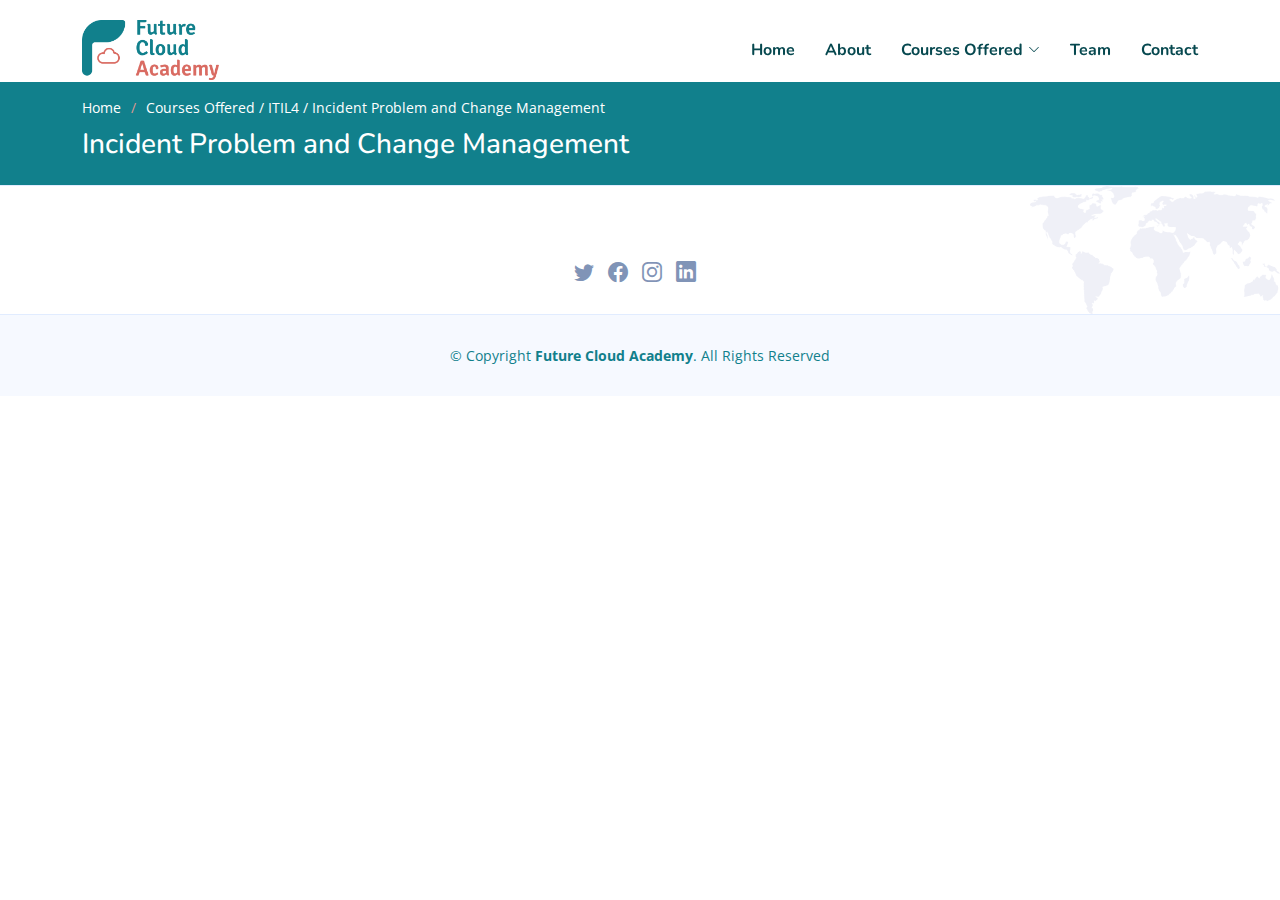
<file: itilpca.html>
<!DOCTYPE html>
<html lang="en">

<head>
  <meta charset="utf-8">
  <meta content="width=device-width, initial-scale=1.0" name="viewport">

  <title>Incident Problem and Change Management</title>
  <meta content="" name="description">
  <meta content="" name="keywords">

  <!-- Favicons -->
  <link href="assets/img/favicon.png" rel="icon">
  <link href="assets/img/apple-touch-icon.png" rel="apple-touch-icon">

  <!-- Google Fonts -->
  <link href="https://fonts.googleapis.com/css?family=Open+Sans:300,300i,400,400i,600,600i,700,700i|Nunito:300,300i,400,400i,600,600i,700,700i|Poppins:300,300i,400,400i,500,500i,600,600i,700,700i" rel="stylesheet">

  <!-- Vendor CSS Files -->
  <link href="assets/vendor/bootstrap/css/bootstrap.min.css" rel="stylesheet">
  <link href="assets/vendor/bootstrap-icons/bootstrap-icons.css" rel="stylesheet">
  <link href="assets/vendor/aos/aos.css" rel="stylesheet">
  <link href="assets/vendor/remixicon/remixicon.css" rel="stylesheet">
  <link href="assets/vendor/swiper/swiper-bundle.min.css" rel="stylesheet">
  <link href="assets/vendor/glightbox/css/glightbox.min.css" rel="stylesheet">

  <!-- Template Main CSS File -->
  <link href="assets/css/style.css" rel="stylesheet">

  <!-- =======================================================
  * Template Name: FlexStart - v1.4.0
  * Template URL: https://bootstrapmade.com/flexstart-bootstrap-startup-template/
  * Author: BootstrapMade.com
  * License: https://bootstrapmade.com/license/
  ======================================================== -->
</head>

<body>

  <!-- ======= Header ======= -->
  <header id="header" class="header fixed-top">
    <div class="container-fluid container-xl d-flex align-items-center justify-content-between">

      <a href="index.html" class="logo d-flex align-items-center">
        <img src="assets/img/logo.png" alt="">
        <!-- <span>FlexStart</span> -->
      </a>

      <nav id="navbar" class="navbar">
        <ul>
          <li><a class="nav-link scrollto" href="index.html">Home</a></li>
          <li><a class="nav-link scrollto" href="index.html #about">About</a></li>
			<li class="dropdown"><a href="#"><span>Courses Offered</span> <i class="bi bi-chevron-down"></i></a>
            <ul>
              <li class="dropdown"><a href="#"><span>Microsoft Azure</span> <i class="bi bi-chevron-right"></i></a>
                <ul>
              <li><a class="active" href="az104.html">Azure Administrator (Az-104)</a></li>
              <li><a href="az304.html">Azure Architect (Az-303 Az-304)</a></li>
              <li><a href="azdf.html">Azure Security Engineer Associate (Az500)</a></li>
              <li><a href="azsqlad.html">Azure SQL Administrator</a></li>
                </ul>
              </li>
<!--			  <li class="dropdown"><a href="#"><span>AWS</span> <i class="bi bi-chevron-right"></i></a>
                <ul>
			  <li><a href="awssaa.html">AWS Solutions Architect Associate</a></li>
              <li><a href="awssap.html">AWS Solutions Architect Professional</a></li>
              <li><a href="awsdoep.html">AWS DevOps Engineer Professional</a></li>
              <li><a href="awssoaa.html">AWS SysOps Administrator Associate</a></li>
                </ul>
              </li>
			  <li class="dropdown"><a href="#"><span>Google Cloud</span> <i class="bi bi-chevron-right"></i></a>
                <ul>
              <li><a href="goace.html">Associate Cloud Engineer</a></li>
              <li><a href="gopca.html">Professional Cloud Architect</a></li>
              <li><a href="gopcse.html">Professional Cloud Security Engineer</a></li>
              <li><a href="gopcdoe.html">Professional Cloud DevOps Engineer</a></li>
            </ul>
              </li> -->
			  <li class="dropdown"><a href="#"><span>ITIL4</span> <i class="bi bi-chevron-right"></i></a>
                <ul>
              <li><a href="itilace.html">ITIL4 Foundation</a></li>
              <li><a href="itilpca.html">Incident Problem and Change Management</a></li>
              <li><a href="itilpcse.html">IT Asset Management</a></li>
              <li><a href="itilpcdoe.html">IT SIAM</a></li>
			  <li><a href="ITILCM.html">IT Change Management</a></li>
			    </ul>
              </li>
            </ul>
          </li>
          <li><a class="nav-link scrollto" href="index.html #team">Team</a></li>
          <li><a class="nav-link scrollto" href="index.html #contact">Contact</a></li>
        </ul>
        <i class="bi bi-list mobile-nav-toggle"></i>
      </nav><!-- .navbar -->

    </div>
  </header><!-- End Header -->

  <main id="main">

    <!-- ======= Breadcrumbs ======= -->
    <section class="breadcrumbs">
      <div class="container">

        <ol>
          <li><a href="index.html">Home</a></li>
          <li>Courses Offered / ITIL4 / Incident Problem and Change Management</li>
        </ol>
        <h2>Incident Problem and Change Management</h2>

      </div>
    </section><!-- End Breadcrumbs -->

<!--
    <section class="inner-page">
      <div class="container">
        <h2> Module-1: Cloud Computing & Microsoft Azure Fundamentals </h2>
		 		 <li class="font-size-s">
					Introduction to Azure
		 </li>
		 		 <li class="font-size-s">
					Different segments SaaS, PaaS, and IaaS 
		 </li>
		 		 <li class="font-size-s">
					Azure Regions and Data Centers 
		 </li>
		 		 <li class="font-size-s">
					Understanding of Microsoft Azure portal 
		 </li>
		 		 <li class="font-size-s">
					Introduction to all Azure services 
		 </li>
		 		 <li class="font-size-s">
					Windows Azure Subscription
		 </li>
		 		 <li class="font-size-s">
					Setting Up a Trial Subscription
		 </li>
      </div>
	  <div class="container">
         <h2>Module-2: Azure Virtual Machines</h2>
		 		 <li class="font-size-s">
					Operating System Images Supported 
		 </li>
		 		 <li class="font-size-s">
					Virtual Machine instances 
		 </li>
		 		 <li class="font-size-s">
					Azure VM types and Pricing 
		 </li>
		 		 <li class="font-size-s">
					Types of Provisioning
		 </li>
		 		 <li class="font-size-s">
					Disks & Images
		 </li>
		 		 <li class="font-size-s">
					Virtual Machine management, automation and scripting 
		 </li>
		 		 <li class="font-size-s">
					Cloud Service and Resource Model Deployment
		 </li>
		 <li class="font-size-s">
					Setting up VM in Availability set using Load Balanced Endpoint 
		 </li>
		 		 <li class="font-size-s">
					VM Availability using Availability Sets
		 </li>
      </div>
	  <div class="container">
         <h2>Module-3: Introduction to Azure Virtual Network and Services</h2>
		 		 <li class="font-size-s">
					Types of Azure Virtual Network VNET to VNET
		 </li>
		 		 <li class="font-size-s">
					point-to-site and site-to-site, Express Route 
		 </li>
		 		 <li class="font-size-s">
					Creating Virtual Networks in Azure
		 </li>
		 		 <li class="font-size-s">
					Azure Subnet and IP ranges 
		 </li>
		 		 <li class="font-size-s">
					Endpoints
		 </li>
		 		 <li class="font-size-s">
					Load Balancing Endpoints
		 </li>
		 		 <li class="font-size-s">
					Understanding Network ACL
		 </li>
		 <li class="font-size-s">
					Network Security Group Setting up Private and Public IP 
		 </li>
		 <li class="font-size-s">
					Introduction to Azure Traffic Manager
		 </li>
		 <li class="font-size-s">
					Available options in Azure Traffic Manager 
		 </li>
		 <li class="font-size-s">
					Understanding of Deployment Traffic Manager
		 </li>
      </div>
      <div class="container">
        <h2> Module-4: Microsoft Azure Storage</h2>
		 		 <li class="font-size-s">
					Overview of Microsoft Azure Storage 
		 </li>
		 		 <li class="font-size-s">
					Storage Account
		 </li>
		 		 <li class="font-size-s">
					Storage Account Replication Techniques 
		 </li>
		 		 <li class="font-size-s">
					Protocols and Consistency Model
		</li>			
		 		 <li class="font-size-s">
					Type of Azure Storage Account
		 </li>
		 		 <li class="font-size-s">
					Storage Services Blob, Table, queue, File
		 </li>
		 		 <li class="font-size-s">
					Azure CDN Services, Managed and Unmanaged Disk
		 </li>
      </div>
      <div class="container">
         <h2>Module-5: Manage AzureActive Directory (AD)</h2>
		 		 <li class="font-size-s">
					Azure Active Directory Overview 
		 </li>
		 		 <li class="font-size-s">
					Self-Service Password Reset 
		 </li>
		 		 <li class="font-size-s">
					Azure AD Identity Protection
		 </li>
		 		 <li class="font-size-s">
					Integrating SaaS Applications with Azure AD 
		 </li>
		 		 <li class="font-size-s">
					Azure Domains and Tenants
		 </li>
		 		 <li class="font-size-s">
					Azure Users and Groups 
		 </li>
		 		 <li class="font-size-s">
					Azure Roles
		 </li>
		 <li class="font-size-s">
					Managing Devices
		 </li>
      </div>
      <div class="container">
<h2> Module-6: Manage App Service Plans</h2>
		 		 <li class="font-size-s">
					App Service Overview
		 </li>
		 		 <li class="font-size-s">
					App Service monitoring overview  
		 </li>
		 		 <li class="font-size-s">
					IWeb Role and Worker Role
		 </li>
      </div>
      <div class="container">
         <h2>Module-7: Azure SQL Database</h2>
		 		 <li class="font-size-s">
					Understanding Database as a service
		 </li>
		 		 <li class="font-size-s">
					Difference between SQL server and Azure SQL
		 </li>
		 		 <li class="font-size-s">
					Advantage and Benefits of SQL database Scaling SQL database 
		 </li>
		 		 <li class="font-size-s">
					Backup and Performance Options Security in Azure
		 </li>
		 		 <li class="font-size-s">
					SQL Pricing Model
		 </li>
		 		 <li class="font-size-s">
					Azure SQL Data Warehouse
		 </li>
      </div>
      <div class="container">
         <h2>Module-8: Azure Backup and Site Recovery</h2>
		 		 <li class="font-size-s">
					Azure Vaults 
		 </li>
		 		 <li class="font-size-s">
					Configuring backups 
		 </li>
		 		 <li class="font-size-s">
					Data Protection Manager
		 </li>
		 		 <li class="font-size-s">
					Azure Site Recovery and Disaster Recovery 
		 </li>
		 		 <li class="font-size-s">
					On Premise Migration using Recovery Services
		 </li>
      </div>
      <div class="container">
        <h2>Module-9: Azure ARM Template</h2>
		 		 <li class="font-size-s">
					Introduction to Azure ARM Templates and its content
		 </li>
		 		 <li class="font-size-s">
					One more Topic 
		 </li>
      </div>
      <div class="container">
         <h2>Module-10: Configure Serverless Computing</h2>
		 		 <li class="font-size-s">
					Serverless Computing, Functions and Logic Apps
		 </li>
      </div>
      <div class="container">
         <h2>Module-11: Manage App Services</h2>
		 		 <li class="font-size-s">
					App Settings
		 </li>
		 		 <li class="font-size-s">
					Deployment Slots 
		 </li>
      </div>
      <div class="container">
         <h2>Module-12: Data Factory</h2>
		 		 <li class="font-size-s">
					Introduction to Azure Data Factory
		 </li>
		 		 <li class="font-size-s">
					Core Concepts – Data sets, Pipelines and activities 
		 </li>
		 		 <li class="font-size-s">
					Scheduling and execution
		 </li>
		 		 <li class="font-size-s">
					Run Samples – Customer Profiling 
		 </li>
		 		 <li class="font-size-s">
					Moving Data, Transformation and Analysis 
		 </li>
		 		 <li class="font-size-s">
					Monitoring and managing the Pipelines 
		 </li>
		 		 <li class="font-size-s">
					Common Use Cases and Samples
		 </li>
      </div>
      <div class="container">
         <h2>Module-13: Azure Container Service</h2>
		 		 <li class="font-size-s">
					Introduction to Azure Container Service 
		 </li>
		 		 <li class="font-size-s">
					Overview of Containers 
		 </li>
		 		 <li class="font-size-s">
					Introduction to Azure Container Registry 
		 </li>
		 		 <li class="font-size-s">
					Azure Kubernetes Services
		 </li>
		 		 <li class="font-size-s">
					Frequently Asked questions
		 </li>
      </div>
      <div class="container">
         <h2>Module-14: Azure Cosmos DB</h2>
		 		 <li class="font-size-s">
					Introduction
		 </li>
		 		 <li class="font-size-s">
					What is a request unit? 
		 </li>
		 		 <li class="font-size-s">
					What is Partition Strategy and Key? 
		 </li>
		 		 <li class="font-size-s">
					Query types
		 </li>
      </div>
    </section>
  </main><!-- End #main -->
  

  <!-- ======= Footer ======= -->
  <footer id="footer" class="footer">
    <div class="footer-top">
      <div class="container">
        <div class="row gy-4">
              <!-- <span>FlexStart</span> -->
	<center>
            <div class="social-links mt-3">
              <a href="https://twitter.com/FutureCloudAca1" class="twitter"><i class="bi bi-twitter"></i></a>
              <a href="https://www.facebook.com/profile.php?id=100066685652739" class="facebook"><i class="bi bi-facebook"></i></a>
              <a href="https://www.instagram.com/futurecloudacademy/" class="instagram"><i class="bi bi-instagram bx bxl-instagram"></i></a>
              <a href="https://www.linkedin.com/in/futurecloud-academy-50ab50217/" class="linkedin"><i class="bi bi-linkedin bx bxl-linkedin"></i></a>
            </div>
	</center>
        </div>
      </div>
    </div>

    <div class="container">
      <div class="copyright">
        &copy; Copyright <strong><span>Future Cloud Academy</span></strong>. All Rights Reserved
      </div>
      
    </div>
  </footer><!-- End Footer -->

  <a href="#" class="back-to-top d-flex align-items-center justify-content-center"><i class="bi bi-arrow-up-short"></i></a>

  <!-- Vendor JS Files -->
  <script src="assets/vendor/bootstrap/js/bootstrap.bundle.js"></script>
  <script src="assets/vendor/aos/aos.js"></script>
  <script src="assets/vendor/php-email-form/validate.js"></script>
  <script src="assets/vendor/swiper/swiper-bundle.min.js"></script>
  <script src="assets/vendor/purecounter/purecounter.js"></script>
  <script src="assets/vendor/isotope-layout/isotope.pkgd.min.js"></script>
  <script src="assets/vendor/glightbox/js/glightbox.min.js"></script>

  <!-- Template Main JS File -->
  <script src="assets/js/main.js"></script>

</body>

</html>
</file>
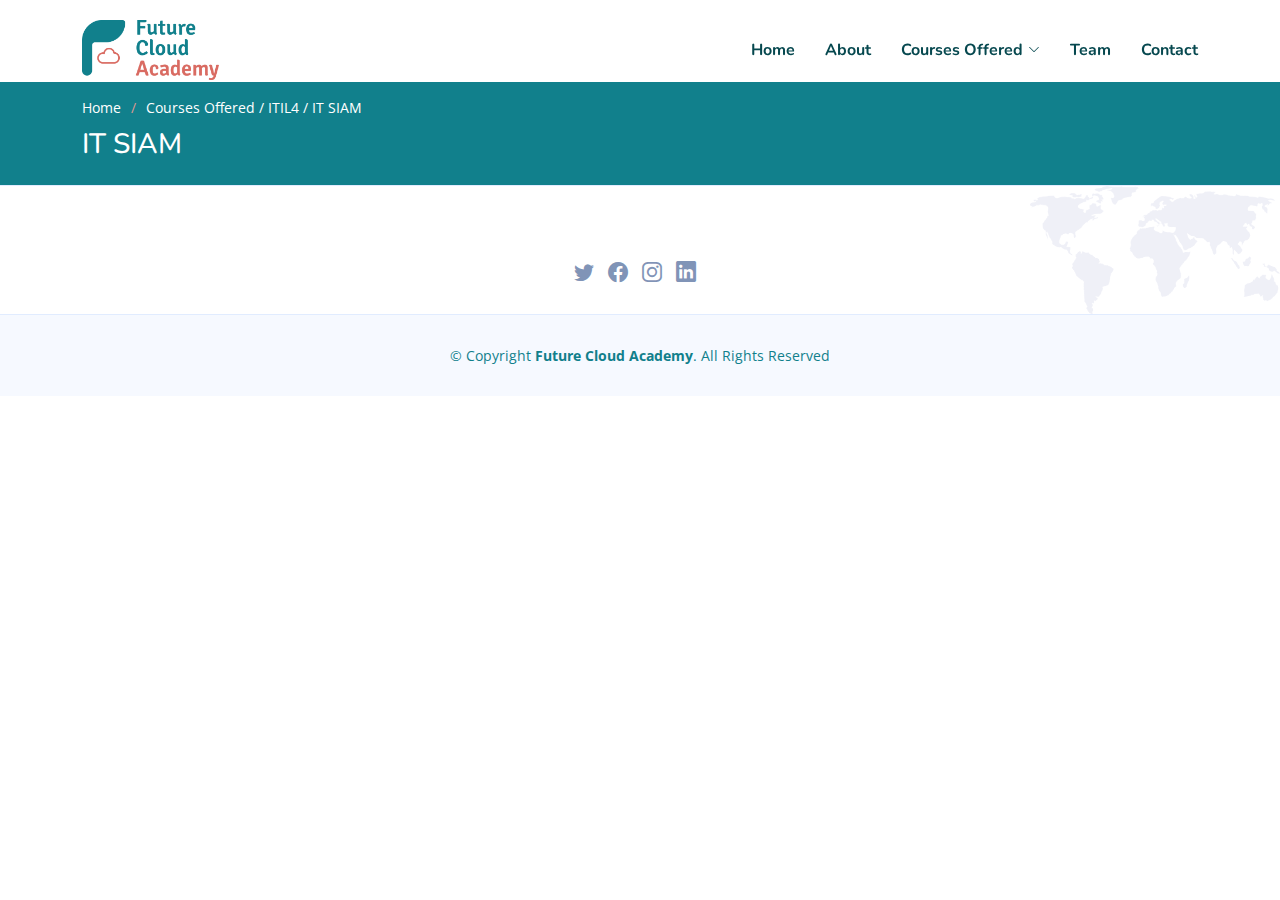
<file: itilpcdoe.html>
<!DOCTYPE html>
<html lang="en">

<head>
  <meta charset="utf-8">
  <meta content="width=device-width, initial-scale=1.0" name="viewport">

  <title>IT SIAM</title>
  <meta content="" name="description">
  <meta content="" name="keywords">

  <!-- Favicons -->
  <link href="assets/img/favicon.png" rel="icon">
  <link href="assets/img/apple-touch-icon.png" rel="apple-touch-icon">

  <!-- Google Fonts -->
  <link href="https://fonts.googleapis.com/css?family=Open+Sans:300,300i,400,400i,600,600i,700,700i|Nunito:300,300i,400,400i,600,600i,700,700i|Poppins:300,300i,400,400i,500,500i,600,600i,700,700i" rel="stylesheet">

  <!-- Vendor CSS Files -->
  <link href="assets/vendor/bootstrap/css/bootstrap.min.css" rel="stylesheet">
  <link href="assets/vendor/bootstrap-icons/bootstrap-icons.css" rel="stylesheet">
  <link href="assets/vendor/aos/aos.css" rel="stylesheet">
  <link href="assets/vendor/remixicon/remixicon.css" rel="stylesheet">
  <link href="assets/vendor/swiper/swiper-bundle.min.css" rel="stylesheet">
  <link href="assets/vendor/glightbox/css/glightbox.min.css" rel="stylesheet">

  <!-- Template Main CSS File -->
  <link href="assets/css/style.css" rel="stylesheet">

  <!-- =======================================================
  * Template Name: FlexStart - v1.4.0
  * Template URL: https://bootstrapmade.com/flexstart-bootstrap-startup-template/
  * Author: BootstrapMade.com
  * License: https://bootstrapmade.com/license/
  ======================================================== -->
</head>

<body>

  <!-- ======= Header ======= -->
  <header id="header" class="header fixed-top">
    <div class="container-fluid container-xl d-flex align-items-center justify-content-between">

      <a href="index.html" class="logo d-flex align-items-center">
        <img src="assets/img/logo.png" alt="">
        <!-- <span>FlexStart</span> -->
      </a>

      <nav id="navbar" class="navbar">
        <ul>
          <li><a class="nav-link scrollto" href="index.html">Home</a></li>
          <li><a class="nav-link scrollto" href="index.html #about">About</a></li>
			<li class="dropdown"><a href="#"><span>Courses Offered</span> <i class="bi bi-chevron-down"></i></a>
            <ul>
              <li class="dropdown"><a href="#"><span>Microsoft Azure</span> <i class="bi bi-chevron-right"></i></a>
                <ul>
              <li><a class="active" href="az104.html">Azure Administrator (Az-104)</a></li>
              <li><a href="az304.html">Azure Architect (Az-303 Az-304)</a></li>
              <li><a href="azdf.html">Azure Security Engineer Associate (Az500) </a></li>
              <li><a href="azsqlad.html">Azure SQL Administrator</a></li>
                </ul>
              </li>
<!--			  <li class="dropdown"><a href="#"><span>AWS</span> <i class="bi bi-chevron-right"></i></a>
                <ul>
			  <li><a href="awssaa.html">AWS Solutions Architect Associate</a></li>
              <li><a href="awssap.html">AWS Solutions Architect Professional</a></li>
              <li><a href="awsdoep.html">AWS DevOps Engineer Professional</a></li>
              <li><a href="awssoaa.html">AWS SysOps Administrator Associate</a></li>
                </ul>
              </li>
			  <li class="dropdown"><a href="#"><span>Google Cloud</span> <i class="bi bi-chevron-right"></i></a>
                <ul>
              <li><a href="goace.html">Associate Cloud Engineer</a></li>
              <li><a href="gopca.html">Professional Cloud Architect</a></li>
              <li><a href="gopcse.html">Professional Cloud Security Engineer</a></li>
              <li><a href="gopcdoe.html">Professional Cloud DevOps Engineer</a></li>
            </ul>
              </li> -->
			  <li class="dropdown"><a href="#"><span>ITIL4</span> <i class="bi bi-chevron-right"></i></a>
                <ul>
              <li><a href="itilace.html">ITIL4 Foundation</a></li>
              <li><a href="itilpca.html">Incident Problem and Change Management</a></li>
              <li><a href="itilpcse.html">IT Asset Management</a></li>
              <li><a href="itilpcdoe.html">IT SIAM</a></li>
			  <li><a href="ITILCM.html">IT Change Management</a></li>
			    </ul>
              </li>
            </ul>
          </li>
          <li><a class="nav-link scrollto" href="index.html #team">Team</a></li>
          <li><a class="nav-link scrollto" href="index.html #contact">Contact</a></li>
        </ul>
        <i class="bi bi-list mobile-nav-toggle"></i>
      </nav><!-- .navbar -->

    </div>
  </header><!-- End Header -->

  <main id="main">

    <!-- ======= Breadcrumbs ======= -->
    <section class="breadcrumbs">
      <div class="container">

        <ol>
          <li><a href="index.html">Home</a></li>
          <li>Courses Offered / ITIL4 / IT SIAM</li>
        </ol>
        <h2>IT SIAM</h2>

      </div>
    </section><!-- End Breadcrumbs -->

<!--
    <section class="inner-page">
      <div class="container">
        <h2> Module-1: Cloud Computing & Microsoft Azure Fundamentals </h2>
		 		 <li class="font-size-s">
					Introduction to Azure
		 </li>
		 		 <li class="font-size-s">
					Different segments SaaS, PaaS, and IaaS 
		 </li>
		 		 <li class="font-size-s">
					Azure Regions and Data Centers 
		 </li>
		 		 <li class="font-size-s">
					Understanding of Microsoft Azure portal 
		 </li>
		 		 <li class="font-size-s">
					Introduction to all Azure services 
		 </li>
		 		 <li class="font-size-s">
					Windows Azure Subscription
		 </li>
		 		 <li class="font-size-s">
					Setting Up a Trial Subscription
		 </li>
      </div>
	  <div class="container">
         <h2>Module-2: Azure Virtual Machines</h2>
		 		 <li class="font-size-s">
					Operating System Images Supported 
		 </li>
		 		 <li class="font-size-s">
					Virtual Machine instances 
		 </li>
		 		 <li class="font-size-s">
					Azure VM types and Pricing 
		 </li>
		 		 <li class="font-size-s">
					Types of Provisioning
		 </li>
		 		 <li class="font-size-s">
					Disks & Images
		 </li>
		 		 <li class="font-size-s">
					Virtual Machine management, automation and scripting 
		 </li>
		 		 <li class="font-size-s">
					Cloud Service and Resource Model Deployment
		 </li>
		 <li class="font-size-s">
					Setting up VM in Availability set using Load Balanced Endpoint 
		 </li>
		 		 <li class="font-size-s">
					VM Availability using Availability Sets
		 </li>
      </div>
	  <div class="container">
         <h2>Module-3: Introduction to Azure Virtual Network and Services</h2>
		 		 <li class="font-size-s">
					Types of Azure Virtual Network VNET to VNET
		 </li>
		 		 <li class="font-size-s">
					point-to-site and site-to-site, Express Route 
		 </li>
		 		 <li class="font-size-s">
					Creating Virtual Networks in Azure
		 </li>
		 		 <li class="font-size-s">
					Azure Subnet and IP ranges 
		 </li>
		 		 <li class="font-size-s">
					Endpoints
		 </li>
		 		 <li class="font-size-s">
					Load Balancing Endpoints
		 </li>
		 		 <li class="font-size-s">
					Understanding Network ACL
		 </li>
		 <li class="font-size-s">
					Network Security Group Setting up Private and Public IP 
		 </li>
		 <li class="font-size-s">
					Introduction to Azure Traffic Manager
		 </li>
		 <li class="font-size-s">
					Available options in Azure Traffic Manager 
		 </li>
		 <li class="font-size-s">
					Understanding of Deployment Traffic Manager
		 </li>
      </div>
      <div class="container">
        <h2> Module-4: Microsoft Azure Storage</h2>
		 		 <li class="font-size-s">
					Overview of Microsoft Azure Storage 
		 </li>
		 		 <li class="font-size-s">
					Storage Account
		 </li>
		 		 <li class="font-size-s">
					Storage Account Replication Techniques 
		 </li>
		 		 <li class="font-size-s">
					Protocols and Consistency Model
		</li>			
		 		 <li class="font-size-s">
					Type of Azure Storage Account
		 </li>
		 		 <li class="font-size-s">
					Storage Services Blob, Table, queue, File
		 </li>
		 		 <li class="font-size-s">
					Azure CDN Services, Managed and Unmanaged Disk
		 </li>
      </div>
      <div class="container">
         <h2>Module-5: Manage AzureActive Directory (AD)</h2>
		 		 <li class="font-size-s">
					Azure Active Directory Overview 
		 </li>
		 		 <li class="font-size-s">
					Self-Service Password Reset 
		 </li>
		 		 <li class="font-size-s">
					Azure AD Identity Protection
		 </li>
		 		 <li class="font-size-s">
					Integrating SaaS Applications with Azure AD 
		 </li>
		 		 <li class="font-size-s">
					Azure Domains and Tenants
		 </li>
		 		 <li class="font-size-s">
					Azure Users and Groups 
		 </li>
		 		 <li class="font-size-s">
					Azure Roles
		 </li>
		 <li class="font-size-s">
					Managing Devices
		 </li>
      </div>
      <div class="container">
<h2> Module-6: Manage App Service Plans</h2>
		 		 <li class="font-size-s">
					App Service Overview
		 </li>
		 		 <li class="font-size-s">
					App Service monitoring overview  
		 </li>
		 		 <li class="font-size-s">
					IWeb Role and Worker Role
		 </li>
      </div>
      <div class="container">
         <h2>Module-7: Azure SQL Database</h2>
		 		 <li class="font-size-s">
					Understanding Database as a service
		 </li>
		 		 <li class="font-size-s">
					Difference between SQL server and Azure SQL
		 </li>
		 		 <li class="font-size-s">
					Advantage and Benefits of SQL database Scaling SQL database 
		 </li>
		 		 <li class="font-size-s">
					Backup and Performance Options Security in Azure
		 </li>
		 		 <li class="font-size-s">
					SQL Pricing Model
		 </li>
		 		 <li class="font-size-s">
					Azure SQL Data Warehouse
		 </li>
      </div>
      <div class="container">
         <h2>Module-8: Azure Backup and Site Recovery</h2>
		 		 <li class="font-size-s">
					Azure Vaults 
		 </li>
		 		 <li class="font-size-s">
					Configuring backups 
		 </li>
		 		 <li class="font-size-s">
					Data Protection Manager
		 </li>
		 		 <li class="font-size-s">
					Azure Site Recovery and Disaster Recovery 
		 </li>
		 		 <li class="font-size-s">
					On Premise Migration using Recovery Services
		 </li>
      </div>
      <div class="container">
        <h2>Module-9: Azure ARM Template</h2>
		 		 <li class="font-size-s">
					Introduction to Azure ARM Templates and its content
		 </li>
		 		 <li class="font-size-s">
					One more Topic 
		 </li>
      </div>
      <div class="container">
         <h2>Module-10: Configure Serverless Computing</h2>
		 		 <li class="font-size-s">
					Serverless Computing, Functions and Logic Apps
		 </li>
      </div>
      <div class="container">
         <h2>Module-11: Manage App Services</h2>
		 		 <li class="font-size-s">
					App Settings
		 </li>
		 		 <li class="font-size-s">
					Deployment Slots 
		 </li>
      </div>
      <div class="container">
         <h2>Module-12: Data Factory</h2>
		 		 <li class="font-size-s">
					Introduction to Azure Data Factory
		 </li>
		 		 <li class="font-size-s">
					Core Concepts – Data sets, Pipelines and activities 
		 </li>
		 		 <li class="font-size-s">
					Scheduling and execution
		 </li>
		 		 <li class="font-size-s">
					Run Samples – Customer Profiling 
		 </li>
		 		 <li class="font-size-s">
					Moving Data, Transformation and Analysis 
		 </li>
		 		 <li class="font-size-s">
					Monitoring and managing the Pipelines 
		 </li>
		 		 <li class="font-size-s">
					Common Use Cases and Samples
		 </li>
      </div>
      <div class="container">
         <h2>Module-13: Azure Container Service</h2>
		 		 <li class="font-size-s">
					Introduction to Azure Container Service 
		 </li>
		 		 <li class="font-size-s">
					Overview of Containers 
		 </li>
		 		 <li class="font-size-s">
					Introduction to Azure Container Registry 
		 </li>
		 		 <li class="font-size-s">
					Azure Kubernetes Services
		 </li>
		 		 <li class="font-size-s">
					Frequently Asked questions
		 </li>
      </div>
      <div class="container">
         <h2>Module-14: Azure Cosmos DB</h2>
		 		 <li class="font-size-s">
					Introduction
		 </li>
		 		 <li class="font-size-s">
					What is a request unit? 
		 </li>
		 		 <li class="font-size-s">
					What is Partition Strategy and Key? 
		 </li>
		 		 <li class="font-size-s">
					Query types
		 </li>
      </div>
    </section>
  </main><!-- End #main -->
  

  <!-- ======= Footer ======= -->
  <footer id="footer" class="footer">
    <div class="footer-top">
      <div class="container">
        <div class="row gy-4">
              <!-- <span>FlexStart</span> -->
	<center>
            <div class="social-links mt-3">
              <a href="https://twitter.com/FutureCloudAca1" class="twitter"><i class="bi bi-twitter"></i></a>
              <a href="https://www.facebook.com/profile.php?id=100066685652739" class="facebook"><i class="bi bi-facebook"></i></a>
              <a href="https://www.instagram.com/futurecloudacademy/" class="instagram"><i class="bi bi-instagram bx bxl-instagram"></i></a>
              <a href="https://www.linkedin.com/in/futurecloud-academy-50ab50217/" class="linkedin"><i class="bi bi-linkedin bx bxl-linkedin"></i></a>
            </div>
	</center>
        </div>
      </div>
    </div>

    <div class="container">
      <div class="copyright">
        &copy; Copyright <strong><span>Future Cloud Academy</span></strong>. All Rights Reserved
      </div>
      
    </div>
  </footer><!-- End Footer -->

  <a href="#" class="back-to-top d-flex align-items-center justify-content-center"><i class="bi bi-arrow-up-short"></i></a>

  <!-- Vendor JS Files -->
  <script src="assets/vendor/bootstrap/js/bootstrap.bundle.js"></script>
  <script src="assets/vendor/aos/aos.js"></script>
  <script src="assets/vendor/php-email-form/validate.js"></script>
  <script src="assets/vendor/swiper/swiper-bundle.min.js"></script>
  <script src="assets/vendor/purecounter/purecounter.js"></script>
  <script src="assets/vendor/isotope-layout/isotope.pkgd.min.js"></script>
  <script src="assets/vendor/glightbox/js/glightbox.min.js"></script>

  <!-- Template Main JS File -->
  <script src="assets/js/main.js"></script>

</body>

</html>
</file>
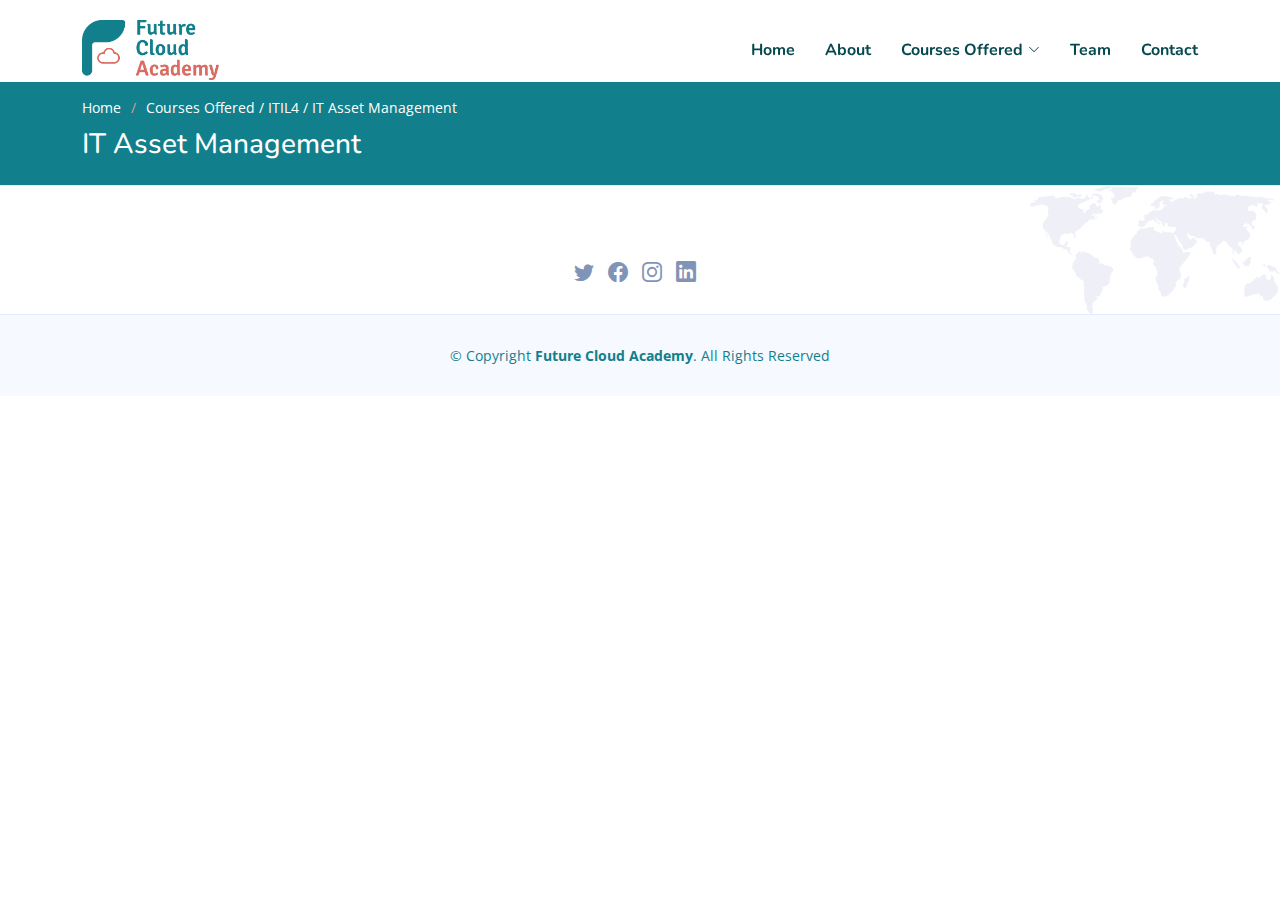
<file: itilpcse.html>
<!DOCTYPE html>
<html lang="en">

<head>
  <meta charset="utf-8">
  <meta content="width=device-width, initial-scale=1.0" name="viewport">

  <title>IT Asset Management</title>
  <meta content="" name="description">
  <meta content="" name="keywords">

  <!-- Favicons -->
  <link href="assets/img/favicon.png" rel="icon">
  <link href="assets/img/apple-touch-icon.png" rel="apple-touch-icon">

  <!-- Google Fonts -->
  <link href="https://fonts.googleapis.com/css?family=Open+Sans:300,300i,400,400i,600,600i,700,700i|Nunito:300,300i,400,400i,600,600i,700,700i|Poppins:300,300i,400,400i,500,500i,600,600i,700,700i" rel="stylesheet">

  <!-- Vendor CSS Files -->
  <link href="assets/vendor/bootstrap/css/bootstrap.min.css" rel="stylesheet">
  <link href="assets/vendor/bootstrap-icons/bootstrap-icons.css" rel="stylesheet">
  <link href="assets/vendor/aos/aos.css" rel="stylesheet">
  <link href="assets/vendor/remixicon/remixicon.css" rel="stylesheet">
  <link href="assets/vendor/swiper/swiper-bundle.min.css" rel="stylesheet">
  <link href="assets/vendor/glightbox/css/glightbox.min.css" rel="stylesheet">

  <!-- Template Main CSS File -->
  <link href="assets/css/style.css" rel="stylesheet">

  <!-- =======================================================
  * Template Name: FlexStart - v1.4.0
  * Template URL: https://bootstrapmade.com/flexstart-bootstrap-startup-template/
  * Author: BootstrapMade.com
  * License: https://bootstrapmade.com/license/
  ======================================================== -->
</head>

<body>

  <!-- ======= Header ======= -->
  <header id="header" class="header fixed-top">
    <div class="container-fluid container-xl d-flex align-items-center justify-content-between">

      <a href="index.html" class="logo d-flex align-items-center">
        <img src="assets/img/logo.png" alt="">
        <!-- <span>FlexStart</span> -->
      </a>

      <nav id="navbar" class="navbar">
        <ul>
          <li><a class="nav-link scrollto" href="index.html">Home</a></li>
          <li><a class="nav-link scrollto" href="index.html #about">About</a></li>
			<li class="dropdown"><a href="#"><span>Courses Offered</span> <i class="bi bi-chevron-down"></i></a>
            <ul>
              <li class="dropdown"><a href="#"><span>Microsoft Azure</span> <i class="bi bi-chevron-right"></i></a>
                <ul>
              <li><a class="active" href="az104.html">Azure Administrator (Az-104)</a></li>
              <li><a href="az304.html">Azure Architect (Az-303 Az-304)</a></li>
              <li><a href="azdf.html">Azure Security Engineer Associate (Az500)</a></li>
              <li><a href="azsqlad.html">Azure SQL Administrator</a></li>
                </ul>
              </li>
<!--			  <li class="dropdown"><a href="#"><span>AWS</span> <i class="bi bi-chevron-right"></i></a>
                <ul>
			  <li><a href="awssaa.html">AWS Solutions Architect Associate</a></li>
              <li><a href="awssap.html">AWS Solutions Architect Professional</a></li>
              <li><a href="awsdoep.html">AWS DevOps Engineer Professional</a></li>
              <li><a href="awssoaa.html">AWS SysOps Administrator Associate</a></li>
                </ul>
              </li>
			  <li class="dropdown"><a href="#"><span>Google Cloud</span> <i class="bi bi-chevron-right"></i></a>
                <ul>
              <li><a href="goace.html">Associate Cloud Engineer</a></li>
              <li><a href="gopca.html">Professional Cloud Architect</a></li>
              <li><a href="gopcse.html">Professional Cloud Security Engineer</a></li>
              <li><a href="gopcdoe.html">Professional Cloud DevOps Engineer</a></li>
            </ul>
              </li> -->
			  <li class="dropdown"><a href="#"><span>ITIL4</span> <i class="bi bi-chevron-right"></i></a>
                <ul>
              <li><a href="itilace.html">ITIL4 Foundation</a></li>
              <li><a href="itilpca.html">Incident Problem and Change Management</a></li>
              <li><a href="itilpcse.html">IT Asset Management</a></li>
              <li><a href="itilpcdoe.html">IT SIAM</a></li>
			  <li><a href="ITILCM.html">IT Change Management</a></li>
			    </ul>
              </li>
            </ul>
          </li>
          <li><a class="nav-link scrollto" href="index.html #team">Team</a></li>
          <li><a class="nav-link scrollto" href="index.html #contact">Contact</a></li>
        </ul>
        <i class="bi bi-list mobile-nav-toggle"></i>
      </nav><!-- .navbar -->

    </div>
  </header><!-- End Header -->

  <main id="main">

    <!-- ======= Breadcrumbs ======= -->
    <section class="breadcrumbs">
      <div class="container">

        <ol>
          <li><a href="index.html">Home</a></li>
          <li>Courses Offered / ITIL4 / IT Asset Management</li>
        </ol>
        <h2>IT Asset Management</h2>

      </div>
    </section><!-- End Breadcrumbs -->

<!--
    <section class="inner-page">
      <div class="container">
        <h2> Module-1: Cloud Computing & Microsoft Azure Fundamentals </h2>
		 		 <li class="font-size-s">
					Introduction to Azure
		 </li>
		 		 <li class="font-size-s">
					Different segments SaaS, PaaS, and IaaS 
		 </li>
		 		 <li class="font-size-s">
					Azure Regions and Data Centers 
		 </li>
		 		 <li class="font-size-s">
					Understanding of Microsoft Azure portal 
		 </li>
		 		 <li class="font-size-s">
					Introduction to all Azure services 
		 </li>
		 		 <li class="font-size-s">
					Windows Azure Subscription
		 </li>
		 		 <li class="font-size-s">
					Setting Up a Trial Subscription
		 </li>
      </div>
	  <div class="container">
         <h2>Module-2: Azure Virtual Machines</h2>
		 		 <li class="font-size-s">
					Operating System Images Supported 
		 </li>
		 		 <li class="font-size-s">
					Virtual Machine instances 
		 </li>
		 		 <li class="font-size-s">
					Azure VM types and Pricing 
		 </li>
		 		 <li class="font-size-s">
					Types of Provisioning
		 </li>
		 		 <li class="font-size-s">
					Disks & Images
		 </li>
		 		 <li class="font-size-s">
					Virtual Machine management, automation and scripting 
		 </li>
		 		 <li class="font-size-s">
					Cloud Service and Resource Model Deployment
		 </li>
		 <li class="font-size-s">
					Setting up VM in Availability set using Load Balanced Endpoint 
		 </li>
		 		 <li class="font-size-s">
					VM Availability using Availability Sets
		 </li>
      </div>
	  <div class="container">
         <h2>Module-3: Introduction to Azure Virtual Network and Services</h2>
		 		 <li class="font-size-s">
					Types of Azure Virtual Network VNET to VNET
		 </li>
		 		 <li class="font-size-s">
					point-to-site and site-to-site, Express Route 
		 </li>
		 		 <li class="font-size-s">
					Creating Virtual Networks in Azure
		 </li>
		 		 <li class="font-size-s">
					Azure Subnet and IP ranges 
		 </li>
		 		 <li class="font-size-s">
					Endpoints
		 </li>
		 		 <li class="font-size-s">
					Load Balancing Endpoints
		 </li>
		 		 <li class="font-size-s">
					Understanding Network ACL
		 </li>
		 <li class="font-size-s">
					Network Security Group Setting up Private and Public IP 
		 </li>
		 <li class="font-size-s">
					Introduction to Azure Traffic Manager
		 </li>
		 <li class="font-size-s">
					Available options in Azure Traffic Manager 
		 </li>
		 <li class="font-size-s">
					Understanding of Deployment Traffic Manager
		 </li>
      </div>
      <div class="container">
        <h2> Module-4: Microsoft Azure Storage</h2>
		 		 <li class="font-size-s">
					Overview of Microsoft Azure Storage 
		 </li>
		 		 <li class="font-size-s">
					Storage Account
		 </li>
		 		 <li class="font-size-s">
					Storage Account Replication Techniques 
		 </li>
		 		 <li class="font-size-s">
					Protocols and Consistency Model
		</li>			
		 		 <li class="font-size-s">
					Type of Azure Storage Account
		 </li>
		 		 <li class="font-size-s">
					Storage Services Blob, Table, queue, File
		 </li>
		 		 <li class="font-size-s">
					Azure CDN Services, Managed and Unmanaged Disk
		 </li>
      </div>
      <div class="container">
         <h2>Module-5: Manage AzureActive Directory (AD)</h2>
		 		 <li class="font-size-s">
					Azure Active Directory Overview 
		 </li>
		 		 <li class="font-size-s">
					Self-Service Password Reset 
		 </li>
		 		 <li class="font-size-s">
					Azure AD Identity Protection
		 </li>
		 		 <li class="font-size-s">
					Integrating SaaS Applications with Azure AD 
		 </li>
		 		 <li class="font-size-s">
					Azure Domains and Tenants
		 </li>
		 		 <li class="font-size-s">
					Azure Users and Groups 
		 </li>
		 		 <li class="font-size-s">
					Azure Roles
		 </li>
		 <li class="font-size-s">
					Managing Devices
		 </li>
      </div>
      <div class="container">
<h2> Module-6: Manage App Service Plans</h2>
		 		 <li class="font-size-s">
					App Service Overview
		 </li>
		 		 <li class="font-size-s">
					App Service monitoring overview  
		 </li>
		 		 <li class="font-size-s">
					IWeb Role and Worker Role
		 </li>
      </div>
      <div class="container">
         <h2>Module-7: Azure SQL Database</h2>
		 		 <li class="font-size-s">
					Understanding Database as a service
		 </li>
		 		 <li class="font-size-s">
					Difference between SQL server and Azure SQL
		 </li>
		 		 <li class="font-size-s">
					Advantage and Benefits of SQL database Scaling SQL database 
		 </li>
		 		 <li class="font-size-s">
					Backup and Performance Options Security in Azure
		 </li>
		 		 <li class="font-size-s">
					SQL Pricing Model
		 </li>
		 		 <li class="font-size-s">
					Azure SQL Data Warehouse
		 </li>
      </div>
      <div class="container">
         <h2>Module-8: Azure Backup and Site Recovery</h2>
		 		 <li class="font-size-s">
					Azure Vaults 
		 </li>
		 		 <li class="font-size-s">
					Configuring backups 
		 </li>
		 		 <li class="font-size-s">
					Data Protection Manager
		 </li>
		 		 <li class="font-size-s">
					Azure Site Recovery and Disaster Recovery 
		 </li>
		 		 <li class="font-size-s">
					On Premise Migration using Recovery Services
		 </li>
      </div>
      <div class="container">
        <h2>Module-9: Azure ARM Template</h2>
		 		 <li class="font-size-s">
					Introduction to Azure ARM Templates and its content
		 </li>
		 		 <li class="font-size-s">
					One more Topic 
		 </li>
      </div>
      <div class="container">
         <h2>Module-10: Configure Serverless Computing</h2>
		 		 <li class="font-size-s">
					Serverless Computing, Functions and Logic Apps
		 </li>
      </div>
      <div class="container">
         <h2>Module-11: Manage App Services</h2>
		 		 <li class="font-size-s">
					App Settings
		 </li>
		 		 <li class="font-size-s">
					Deployment Slots 
		 </li>
      </div>
      <div class="container">
         <h2>Module-12: Data Factory</h2>
		 		 <li class="font-size-s">
					Introduction to Azure Data Factory
		 </li>
		 		 <li class="font-size-s">
					Core Concepts – Data sets, Pipelines and activities 
		 </li>
		 		 <li class="font-size-s">
					Scheduling and execution
		 </li>
		 		 <li class="font-size-s">
					Run Samples – Customer Profiling 
		 </li>
		 		 <li class="font-size-s">
					Moving Data, Transformation and Analysis 
		 </li>
		 		 <li class="font-size-s">
					Monitoring and managing the Pipelines 
		 </li>
		 		 <li class="font-size-s">
					Common Use Cases and Samples
		 </li>
      </div>
      <div class="container">
         <h2>Module-13: Azure Container Service</h2>
		 		 <li class="font-size-s">
					Introduction to Azure Container Service 
		 </li>
		 		 <li class="font-size-s">
					Overview of Containers 
		 </li>
		 		 <li class="font-size-s">
					Introduction to Azure Container Registry 
		 </li>
		 		 <li class="font-size-s">
					Azure Kubernetes Services
		 </li>
		 		 <li class="font-size-s">
					Frequently Asked questions
		 </li>
      </div>
      <div class="container">
         <h2>Module-14: Azure Cosmos DB</h2>
		 		 <li class="font-size-s">
					Introduction
		 </li>
		 		 <li class="font-size-s">
					What is a request unit? 
		 </li>
		 		 <li class="font-size-s">
					What is Partition Strategy and Key? 
		 </li>
		 		 <li class="font-size-s">
					Query types
		 </li>
      </div>
    </section>
  </main><!-- End #main -->
  

  <!-- ======= Footer ======= -->
  <footer id="footer" class="footer">
    <div class="footer-top">
      <div class="container">
        <div class="row gy-4">
              <!-- <span>FlexStart</span> -->
	<center>
            <div class="social-links mt-3">
              <a href="https://twitter.com/FutureCloudAca1" class="twitter"><i class="bi bi-twitter"></i></a>
              <a href="https://www.facebook.com/profile.php?id=100066685652739" class="facebook"><i class="bi bi-facebook"></i></a>
              <a href="https://www.instagram.com/futurecloudacademy/" class="instagram"><i class="bi bi-instagram bx bxl-instagram"></i></a>
              <a href="https://www.linkedin.com/in/futurecloud-academy-50ab50217/" class="linkedin"><i class="bi bi-linkedin bx bxl-linkedin"></i></a>
            </div>
	</center>
        </div>
      </div>
    </div>

    <div class="container">
      <div class="copyright">
        &copy; Copyright <strong><span>Future Cloud Academy</span></strong>. All Rights Reserved
      </div>
      
    </div>
  </footer><!-- End Footer -->

  <a href="#" class="back-to-top d-flex align-items-center justify-content-center"><i class="bi bi-arrow-up-short"></i></a>

  <!-- Vendor JS Files -->
  <script src="assets/vendor/bootstrap/js/bootstrap.bundle.js"></script>
  <script src="assets/vendor/aos/aos.js"></script>
  <script src="assets/vendor/php-email-form/validate.js"></script>
  <script src="assets/vendor/swiper/swiper-bundle.min.js"></script>
  <script src="assets/vendor/purecounter/purecounter.js"></script>
  <script src="assets/vendor/isotope-layout/isotope.pkgd.min.js"></script>
  <script src="assets/vendor/glightbox/js/glightbox.min.js"></script>

  <!-- Template Main JS File -->
  <script src="assets/js/main.js"></script>

</body>

</html>
</file>
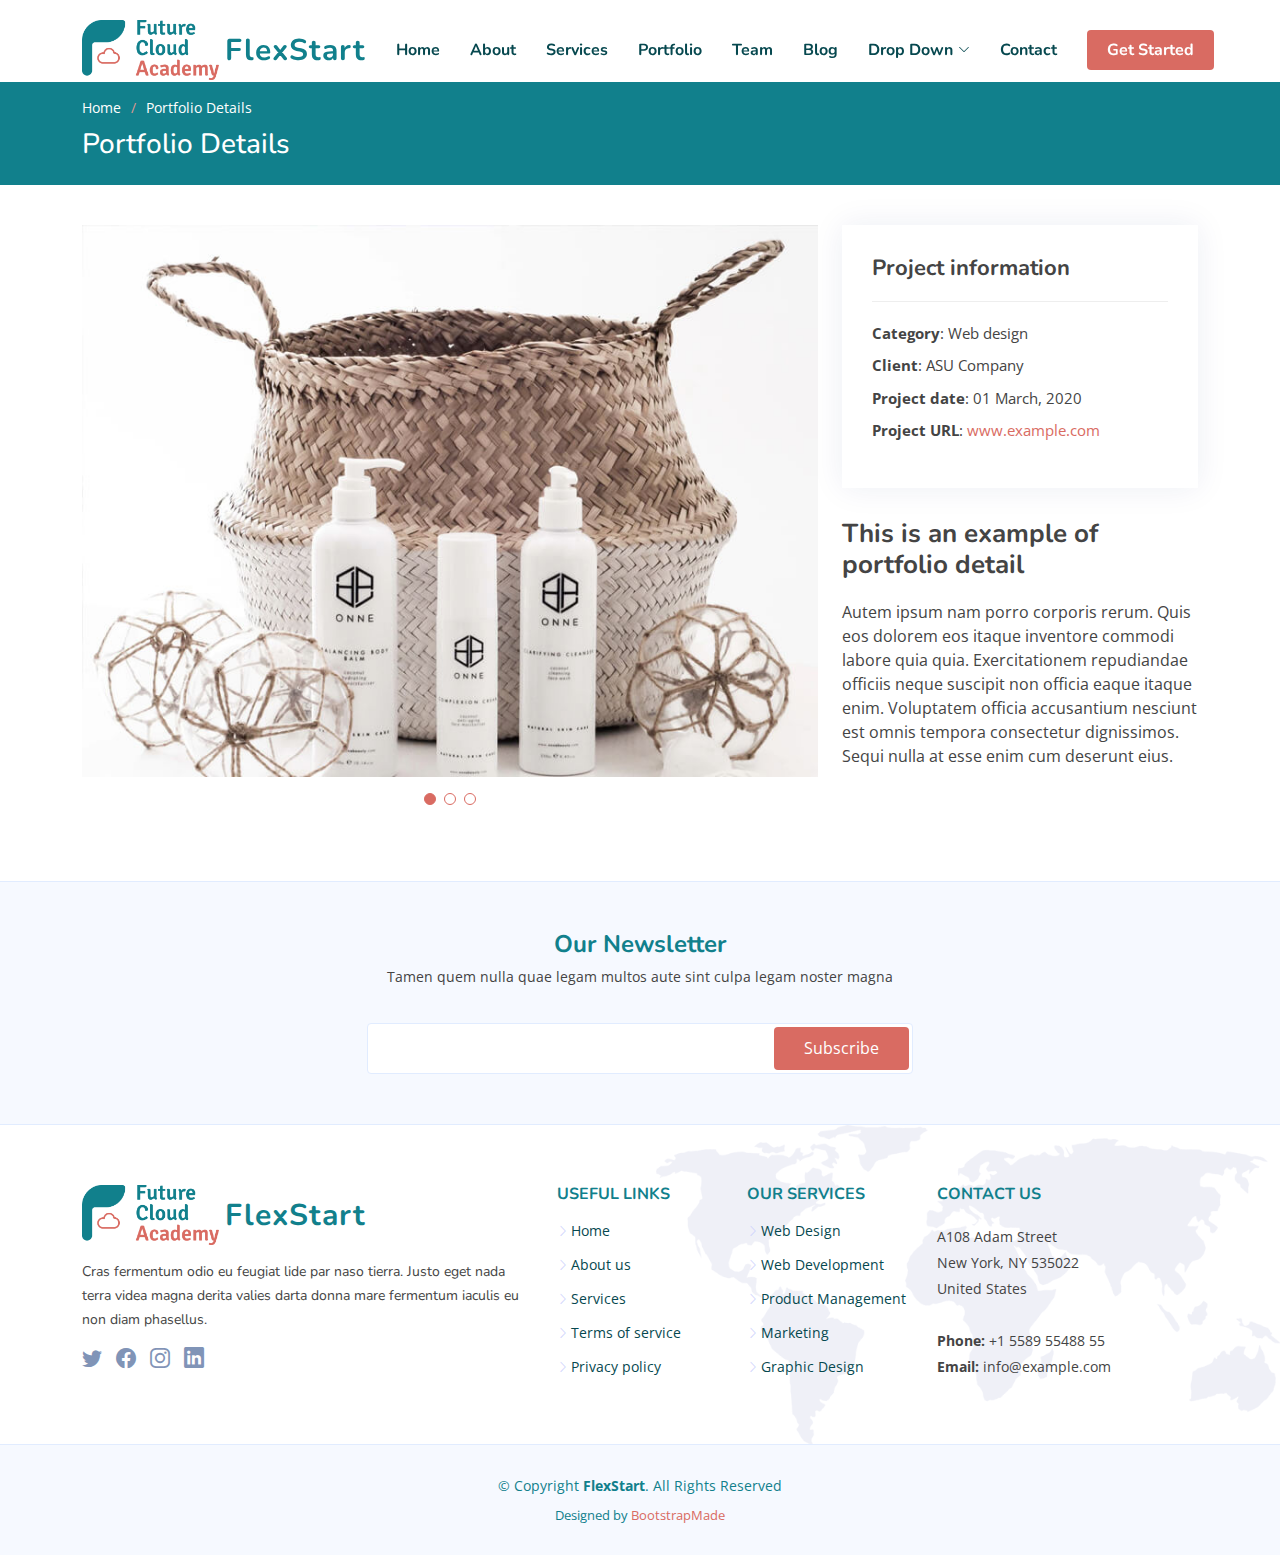
<file: portfolio-details.html>
<!DOCTYPE html>
<html lang="en">

<head>
  <meta charset="utf-8">
  <meta content="width=device-width, initial-scale=1.0" name="viewport">

  <title>Portfolio Details - FlexStart Bootstrap Template</title>
  <meta content="" name="description">
  <meta content="" name="keywords">

  <!-- Favicons -->
  <link href="assets/img/favicon.png" rel="icon">
  <link href="assets/img/apple-touch-icon.png" rel="apple-touch-icon">

  <!-- Google Fonts -->
  <link href="https://fonts.googleapis.com/css?family=Open+Sans:300,300i,400,400i,600,600i,700,700i|Nunito:300,300i,400,400i,600,600i,700,700i|Poppins:300,300i,400,400i,500,500i,600,600i,700,700i" rel="stylesheet">

  <!-- Vendor CSS Files -->
  <link href="assets/vendor/bootstrap/css/bootstrap.min.css" rel="stylesheet">
  <link href="assets/vendor/bootstrap-icons/bootstrap-icons.css" rel="stylesheet">
  <link href="assets/vendor/aos/aos.css" rel="stylesheet">
  <link href="assets/vendor/remixicon/remixicon.css" rel="stylesheet">
  <link href="assets/vendor/swiper/swiper-bundle.min.css" rel="stylesheet">
  <link href="assets/vendor/glightbox/css/glightbox.min.css" rel="stylesheet">

  <!-- Template Main CSS File -->
  <link href="assets/css/style.css" rel="stylesheet">

  <!-- =======================================================
  * Template Name: FlexStart - v1.4.0
  * Template URL: https://bootstrapmade.com/flexstart-bootstrap-startup-template/
  * Author: BootstrapMade.com
  * License: https://bootstrapmade.com/license/
  ======================================================== -->
</head>

<body>

  <!-- ======= Header ======= -->
  <header id="header" class="header fixed-top">
    <div class="container-fluid container-xl d-flex align-items-center justify-content-between">

      <a href="index.html" class="logo d-flex align-items-center">
        <img src="assets/img/logo.png" alt="">
        <span>FlexStart</span>
      </a>

      <nav id="navbar" class="navbar">
        <ul>
          <li><a class="nav-link scrollto " href="#hero">Home</a></li>
          <li><a class="nav-link scrollto" href="#about">About</a></li>
          <li><a class="nav-link scrollto" href="#services">Services</a></li>
          <li><a class="nav-link scrollto" href="#portfolio">Portfolio</a></li>
          <li><a class="nav-link scrollto" href="#team">Team</a></li>
          <li><a href="blog.html">Blog</a></li>
          <li class="dropdown"><a href="#"><span>Drop Down</span> <i class="bi bi-chevron-down"></i></a>
            <ul>
              <li><a href="#">Drop Down 1</a></li>
              <li class="dropdown"><a href="#"><span>Deep Drop Down</span> <i class="bi bi-chevron-right"></i></a>
                <ul>
                  <li><a href="#">Deep Drop Down 1</a></li>
                  <li><a href="#">Deep Drop Down 2</a></li>
                  <li><a href="#">Deep Drop Down 3</a></li>
                  <li><a href="#">Deep Drop Down 4</a></li>
                  <li><a href="#">Deep Drop Down 5</a></li>
                </ul>
              </li>
              <li><a href="#">Drop Down 2</a></li>
              <li><a href="#">Drop Down 3</a></li>
              <li><a href="#">Drop Down 4</a></li>
            </ul>
          </li>
          <li><a class="nav-link scrollto" href="#contact">Contact</a></li>
          <li><a class="getstarted scrollto" href="#about">Get Started</a></li>
        </ul>
        <i class="bi bi-list mobile-nav-toggle"></i>
      </nav><!-- .navbar -->

    </div>
  </header><!-- End Header -->

  <main id="main">

    <!-- ======= Breadcrumbs ======= -->
    <section class="breadcrumbs">
      <div class="container">

        <ol>
          <li><a href="index.html">Home</a></li>
          <li>Portfolio Details</li>
        </ol>
        <h2>Portfolio Details</h2>

      </div>
    </section><!-- End Breadcrumbs -->

    <!-- ======= Portfolio Details Section ======= -->
    <section id="portfolio-details" class="portfolio-details">
      <div class="container">

        <div class="row gy-4">

          <div class="col-lg-8">
            <div class="portfolio-details-slider swiper-container">
              <div class="swiper-wrapper align-items-center">

                <div class="swiper-slide">
                  <img src="assets/img/portfolio/portfolio-1.jpg" alt="">
                </div>

                <div class="swiper-slide">
                  <img src="assets/img/portfolio/portfolio-2.jpg" alt="">
                </div>

                <div class="swiper-slide">
                  <img src="assets/img/portfolio/portfolio-3.jpg" alt="">
                </div>

              </div>
              <div class="swiper-pagination"></div>
            </div>
          </div>

          <div class="col-lg-4">
            <div class="portfolio-info">
              <h3>Project information</h3>
              <ul>
                <li><strong>Category</strong>: Web design</li>
                <li><strong>Client</strong>: ASU Company</li>
                <li><strong>Project date</strong>: 01 March, 2020</li>
                <li><strong>Project URL</strong>: <a href="#">www.example.com</a></li>
              </ul>
            </div>
            <div class="portfolio-description">
              <h2>This is an example of portfolio detail</h2>
              <p>
                Autem ipsum nam porro corporis rerum. Quis eos dolorem eos itaque inventore commodi labore quia quia. Exercitationem repudiandae officiis neque suscipit non officia eaque itaque enim. Voluptatem officia accusantium nesciunt est omnis tempora consectetur dignissimos. Sequi nulla at esse enim cum deserunt eius.
              </p>
            </div>
          </div>

        </div>

      </div>
    </section><!-- End Portfolio Details Section -->

  </main><!-- End #main -->

  <!-- ======= Footer ======= -->
  <footer id="footer" class="footer">

    <div class="footer-newsletter">
      <div class="container">
        <div class="row justify-content-center">
          <div class="col-lg-12 text-center">
            <h4>Our Newsletter</h4>
            <p>Tamen quem nulla quae legam multos aute sint culpa legam noster magna</p>
          </div>
          <div class="col-lg-6">
            <form action="" method="post">
              <input type="email" name="email"><input type="submit" value="Subscribe">
            </form>
          </div>
        </div>
      </div>
    </div>

    <div class="footer-top">
      <div class="container">
        <div class="row gy-4">
          <div class="col-lg-5 col-md-12 footer-info">
            <a href="index.html" class="logo d-flex align-items-center">
              <img src="assets/img/logo.png" alt="">
              <span>FlexStart</span>
            </a>
            <p>Cras fermentum odio eu feugiat lide par naso tierra. Justo eget nada terra videa magna derita valies darta donna mare fermentum iaculis eu non diam phasellus.</p>
            <div class="social-links mt-3">
              <a href="#" class="twitter"><i class="bi bi-twitter"></i></a>
              <a href="#" class="facebook"><i class="bi bi-facebook"></i></a>
              <a href="#" class="instagram"><i class="bi bi-instagram bx bxl-instagram"></i></a>
              <a href="#" class="linkedin"><i class="bi bi-linkedin bx bxl-linkedin"></i></a>
            </div>
          </div>

          <div class="col-lg-2 col-6 footer-links">
            <h4>Useful Links</h4>
            <ul>
              <li><i class="bi bi-chevron-right"></i> <a href="#">Home</a></li>
              <li><i class="bi bi-chevron-right"></i> <a href="#">About us</a></li>
              <li><i class="bi bi-chevron-right"></i> <a href="#">Services</a></li>
              <li><i class="bi bi-chevron-right"></i> <a href="#">Terms of service</a></li>
              <li><i class="bi bi-chevron-right"></i> <a href="#">Privacy policy</a></li>
            </ul>
          </div>

          <div class="col-lg-2 col-6 footer-links">
            <h4>Our Services</h4>
            <ul>
              <li><i class="bi bi-chevron-right"></i> <a href="#">Web Design</a></li>
              <li><i class="bi bi-chevron-right"></i> <a href="#">Web Development</a></li>
              <li><i class="bi bi-chevron-right"></i> <a href="#">Product Management</a></li>
              <li><i class="bi bi-chevron-right"></i> <a href="#">Marketing</a></li>
              <li><i class="bi bi-chevron-right"></i> <a href="#">Graphic Design</a></li>
            </ul>
          </div>

          <div class="col-lg-3 col-md-12 footer-contact text-center text-md-start">
            <h4>Contact Us</h4>
            <p>
              A108 Adam Street <br>
              New York, NY 535022<br>
              United States <br><br>
              <strong>Phone:</strong> +1 5589 55488 55<br>
              <strong>Email:</strong> info@example.com<br>
            </p>

          </div>

        </div>
      </div>
    </div>

    <div class="container">
      <div class="copyright">
        &copy; Copyright <strong><span>FlexStart</span></strong>. All Rights Reserved
      </div>
      <div class="credits">
        <!-- All the links in the footer should remain intact. -->
        <!-- You can delete the links only if you purchased the pro version. -->
        <!-- Licensing information: https://bootstrapmade.com/license/ -->
        <!-- Purchase the pro version with working PHP/AJAX contact form: https://bootstrapmade.com/flexstart-bootstrap-startup-template/ -->
        Designed by <a href="https://bootstrapmade.com/">BootstrapMade</a>
      </div>
    </div>
  </footer><!-- End Footer -->

  <a href="#" class="back-to-top d-flex align-items-center justify-content-center"><i class="bi bi-arrow-up-short"></i></a>

  <!-- Vendor JS Files -->
  <script src="assets/vendor/bootstrap/js/bootstrap.bundle.js"></script>
  <script src="assets/vendor/aos/aos.js"></script>
  <script src="assets/vendor/php-email-form/validate.js"></script>
  <script src="assets/vendor/swiper/swiper-bundle.min.js"></script>
  <script src="assets/vendor/purecounter/purecounter.js"></script>
  <script src="assets/vendor/isotope-layout/isotope.pkgd.min.js"></script>
  <script src="assets/vendor/glightbox/js/glightbox.min.js"></script>

  <!-- Template Main JS File -->
  <script src="assets/js/main.js"></script>

</body>

</html>
</file>
<file: assets/css/style.css>
/**
* Template Name: FlexStart - v1.4.0
* Template URL: https://bootstrapmade.com/flexstart-bootstrap-startup-template/
* Author: BootstrapMade.com
* License: https://bootstrapmade.com/license/
*/

/*--------------------------------------------------------------
# General
--------------------------------------------------------------*/
:root {
  scroll-behavior: smooth;
}

body {
  font-family: "Open Sans", sans-serif;
  color: #444444;
}

a {
  color: #d96b62;
  text-decoration: none;
}

a:hover {
  color: #DE9993;
  text-decoration: none;
}

h1, h2, h3, h4, h5, h6 {
  font-family: "Nunito", sans-serif;
}

/*--------------------------------------------------------------
# Sections
--------------------------------------------------------------*/
section {
  padding: 60px 0;
  overflow: hidden;
}

.section-header {
  text-align: center;
  padding-bottom: 40px;
}

.section-header h2 {
  font-size: 13px;
  letter-spacing: 1px;
  font-weight: 700;
  margin: 0;
  color: #d96b62;
  text-transform: uppercase;
}

.section-header p {
  margin: 10px 0 0 0;
  padding: 0;
  font-size: 38px;
  line-height: 42px;
  font-weight: 700;
  color: #11808c;
}

@media (max-width: 768px) {
  .section-header p {
    font-size: 28px;
    line-height: 32px;
  }
}

/*--------------------------------------------------------------
# Breadcrumbs
--------------------------------------------------------------*/
.breadcrumbs {
  padding: 15px 0;
  background: #11808c;
  min-height: 40px;
  margin-top: 82px;
  color: #fff;
}

@media (max-width: 992px) {
  .breadcrumbs {
    margin-top: 57px;
  }
}

.breadcrumbs h2 {
  font-size: 28px;
  font-weight: 500;
}

.breadcrumbs ol {
  display: flex;
  flex-wrap: wrap;
  list-style: none;
  padding: 0 0 10px 0;
  margin: 0;
  font-size: 14px;
}

.breadcrumbs ol a {
  color: #fff;
  transition: 0.3s;
}

.breadcrumbs ol a:hover {
  text-decoration: underline;
}

.breadcrumbs ol li + li {
  padding-left: 10px;
}

.breadcrumbs ol li + li::before {
  display: inline-block;
  padding-right: 10px;
  color: #DE9993;
  content: "/";
}

/*--------------------------------------------------------------
# Back to top button
--------------------------------------------------------------*/
.back-to-top {
  position: fixed;
  visibility: hidden;
  opacity: 0;
  right: 15px;
  bottom: 15px;
  z-index: 99999;
  background: #d96b62;
  width: 40px;
  height: 40px;
  border-radius: 4px;
  transition: all 0.4s;
}

.back-to-top i {
  font-size: 24px;
  color: #fff;
  line-height: 0;
}

.back-to-top:hover {
  background: #DC7A71;
  color: #fff;
}

.back-to-top.active {
  visibility: visible;
  opacity: 1;
}

/*--------------------------------------------------------------
# Disable aos animation delay on mobile devices
--------------------------------------------------------------*/
@media screen and (max-width: 768px) {
  [data-aos-delay] {
    transition-delay: 0 !important;
  }
}

/*--------------------------------------------------------------
# Header
--------------------------------------------------------------*/
.header {
  transition: all 0.5s;
  z-index: 997;
  padding: 20px 0;
}

.header.header-scrolled {
  background: #fff;
  padding: 15px 0;
  box-shadow: 0px 2px 20px rgba(1, 41, 112, 0.1);
}

.header .logo {
  line-height: 0;
}

.header .logo img {
  max-height: 60px;
  margin-right: 6px;
}

.header .logo span {
  font-size: 30px;
  font-weight: 700;
  letter-spacing: 1px;
  color: #11808c;
  font-family: "Nunito", sans-serif;
  margin-top: 3px;
}

/*--------------------------------------------------------------
# Navigation Menu
--------------------------------------------------------------*/
/**
* Desktop Navigation 
*/
.navbar {
  padding: 0;
}

.navbar ul {
  margin: 0;
  padding: 0;
  display: flex;
  list-style: none;
  align-items: center;
}

.navbar li {
  position: relative;
}

.navbar a, .navbar a:focus {
  display: flex;
  align-items: center;
  justify-content: space-between;
  padding: 10px 0 10px 30px;
  font-family: "Nunito", sans-serif;
  font-size: 16px;
  font-weight: 700;
  color: #06484F;
  white-space: nowrap;
  transition: 0.3s;
}

.navbar a i, .navbar a:focus i {
  font-size: 12px;
  line-height: 0;
  margin-left: 5px;
}

.navbar a:hover, .navbar .active, .navbar .active:focus, .navbar li:hover > a {
  color: #d96b62;
}

.navbar .getstarted {
  background: #d96b62;
  padding: 8px 20px;
  margin-left: 30px;
  border-radius: 4px;
  color: #fff;
}

.navbar .getstarted:hover {
  color: #fff;
  background: #C66259;
}

.navbar .dropdown ul {
  display: block;
  position: absolute;
  left: 14px;
  top: calc(100% + 30px);
  margin: 0;
  padding: 10px 0;
  z-index: 99;
  opacity: 0;
  visibility: hidden;
  background: #fff;
  box-shadow: 0px 0px 30px rgba(127, 137, 161, 0.25);
  transition: 0.3s;
  border-radius: 4px;
}

.navbar .dropdown ul li {
  min-width: 200px;
}

.navbar .dropdown ul a {
  padding: 10px 20px;
  font-size: 15px;
  text-transform: none;
  font-weight: 600;
}

.navbar .dropdown ul a i {
  font-size: 12px;
}

.navbar .dropdown ul a:hover, .navbar .dropdown ul .active:hover, .navbar .dropdown ul li:hover > a {
  color: #d96b62;
}

.navbar .dropdown:hover > ul {
  opacity: 1;
  top: 100%;
  visibility: visible;
}

.navbar .dropdown .dropdown ul {
  top: 0;
  left: calc(100% - 30px);
  visibility: hidden;
}

.navbar .dropdown .dropdown:hover > ul {
  opacity: 1;
  top: 0;
  left: 100%;
  visibility: visible;
}

@media (max-width: 1366px) {
  .navbar .dropdown .dropdown ul {
    left: -90%;
  }
  .navbar .dropdown .dropdown:hover > ul {
    left: -100%;
  }
}

/**
* Mobile Navigation 
*/
.mobile-nav-toggle {
  color: #11808c;
  font-size: 28px;
  cursor: pointer;
  display: none;
  line-height: 0;
  transition: 0.5s;
}

.mobile-nav-toggle.bi-x {
  color: #fff;
}

@media (max-width: 991px) {
  .mobile-nav-toggle {
    display: block;
  }
  .navbar ul {
    display: none;
  }
}

.navbar-mobile {
  position: fixed;
  overflow: hidden;
  top: 0;
  right: 0;
  left: 0;
  bottom: 0;
  background: rgba(1, 22, 61, 0.9);
  transition: 0.3s;
}

.navbar-mobile .mobile-nav-toggle {
  position: absolute;
  top: 15px;
  right: 15px;
}

.navbar-mobile ul {
  display: block;
  position: absolute;
  top: 55px;
  right: 15px;
  bottom: 15px;
  left: 15px;
  padding: 10px 0;
  border-radius: 10px;
  background-color: #fff;
  overflow-y: auto;
  transition: 0.3s;
}

.navbar-mobile a {
  padding: 10px 20px;
  font-size: 15px;
  color: #11808c;
}

.navbar-mobile a:hover, .navbar-mobile .active, .navbar-mobile li:hover > a {
  color: #d96b62;
}

.navbar-mobile .getstarted {
  margin: 15px;
}

.navbar-mobile .dropdown ul {
  position: static;
  display: none;
  margin: 10px 20px;
  padding: 10px 0;
  z-index: 99;
  opacity: 1;
  visibility: visible;
  background: #fff;
  box-shadow: 0px 0px 30px rgba(127, 137, 161, 0.25);
}

.navbar-mobile .dropdown ul li {
  min-width: 200px;
}

.navbar-mobile .dropdown ul a {
  padding: 10px 20px;
}

.navbar-mobile .dropdown ul a i {
  font-size: 12px;
}

.navbar-mobile .dropdown ul a:hover, .navbar-mobile .dropdown ul .active:hover, .navbar-mobile .dropdown ul li:hover > a {
  color: #d96b62;
}

.navbar-mobile .dropdown > .dropdown-active {
  display: block;
}

/*--------------------------------------------------------------
# Hero Section
--------------------------------------------------------------*/
.hero {
  width: 100%;
  height: 100vh;
  background: url(../img/hero-bg.png) top center no-repeat;
  background-size: cover;
}

.hero h1 {
  margin: 0;
  font-size: 48px;
  font-weight: 700;
  color: #11808c;
}

.hero h2 {
  color: #444444;
  margin: 15px 0 0 0;
  font-size: 26px;
}

.hero .btn-get-started {
  margin-top: 30px;
  line-height: 0;
  padding: 15px 40px;
  border-radius: 4px;
  transition: 0.5s;
  color: #fff;
  background: #d96b62;
  box-shadow: 0px 5px 30px rgba(198, 130, 126, 0.58);
}

.hero .btn-get-started span {
  font-family: "Nunito", sans-serif;
  font-weight: 600;
  font-size: 16px;
  letter-spacing: 1px;
}

.hero .btn-get-started i {
  margin-left: 5px;
  font-size: 18px;
  transition: 0.3s;
}

.hero .btn-get-started:hover i {
  transform: translateX(5px);
}

.hero .hero-img {
  text-align: right;
}

@media (min-width: 1024px) {
  .hero {
    background-attachment: fixed;
  }
}

@media (max-width: 991px) {
  .hero {
    height: auto;
    padding: 120px 0 60px 0;
  }
  .hero .hero-img {
    text-align: center;
    margin-top: 80px;
  }
  .hero .hero-img img {
    width: 80%;
  }
}

@media (max-width: 768px) {
  .hero {
    text-align: center;
  }
  .hero h1 {
    font-size: 32px;
  }
  .hero h2 {
    font-size: 24px;
  }
  .hero .hero-img img {
    width: 100%;
  }
}

/*--------------------------------------------------------------
# Index Page
--------------------------------------------------------------*/
/*--------------------------------------------------------------
# About
--------------------------------------------------------------*/
.about .content {
  background-color: #f6f9ff;
  padding: 40px;
}

.about h3 {
  font-size: 14px;
  font-weight: 700;
  color: #d96b62;
  text-transform: uppercase;
}

.about h2 {
  font-size: 24px;
  font-weight: 700;
  color: #11808c;
}

.about p {
  margin: 15px 0 30px 0;
  line-height: 24px;
}

.about .btn-read-more {
  line-height: 0;
  padding: 15px 40px;
  border-radius: 4px;
  transition: 0.5s;
  color: #fff;
  background: #d96b62;
  box-shadow: 0px 5px 25px rgba(65, 84, 241, 0.3);
}

.about .btn-read-more span {
  font-family: "Nunito", sans-serif;
  font-weight: 600;
  font-size: 16px;
  letter-spacing: 1px;
}

.about .btn-read-more i {
  margin-left: 5px;
  font-size: 18px;
  transition: 0.3s;
}

.about .btn-read-more:hover i {
  transform: translateX(5px);
}

/*--------------------------------------------------------------
# Values
--------------------------------------------------------------*/
.values .box {
  padding: 30px;
  box-shadow: 0px 0 5px rgba(1, 41, 112, 0.08);
  text-align: center;
  transition: 0.3s;
  height: 100%;
}

.values .box img {
  padding: 30px 50px;
  transition: 0.5s;
  transform: scale(1.1);
}

.values .box h3 {
  font-size: 24px;
  color: #11808c;
  font-weight: 700;
  margin-bottom: 18px;
}

.values .box:hover {
  box-shadow: 0px 0 30px rgba(1, 41, 112, 0.08);
}

.values .box:hover img {
  transform: scale(1);
}

/*--------------------------------------------------------------
# Counts
--------------------------------------------------------------*/
.counts {
  padding: 70px 0 60px;
}

.counts .count-box {
  display: flex;
  align-items: center;
  padding: 30px;
  width: 100%;
  background: #fff;
  box-shadow: 0px 0 30px rgba(1, 41, 112, 0.08);
}

.counts .count-box i {
  font-size: 42px;
  line-height: 0;
  margin-right: 20px;
  color: #d96b62;
}

.counts .count-box span {
  font-size: 36px;
  display: block;
  font-weight: 600;
  color: #D3655A;
}

.counts .count-box p {
  padding: 0;
  margin: 0;
  font-family: "Nunito", sans-serif;
  font-size: 14px;
}

/*--------------------------------------------------------------
# Features
--------------------------------------------------------------*/
.features .feature-box {
  padding: 24px 20px;
  box-shadow: 0px 0 30px rgba(1, 41, 112, 0.08);
  transition: 0.3s;
  height: 100%;
}

.features .feature-box h3 {
  font-size: 18px;
  color: #11808c;
  font-weight: 700;
  margin: 0;
}

.features .feature-box i {
  line-height: 0;
  background: #F4EAE9;
  padding: 4px;
  margin-right: 10px;
  font-size: 24px;
  border-radius: 3px;
  transition: 0.3s;
}

.features .feature-box:hover i {
  background: #d96b62;
  color: #fff;
}

.features .feture-tabs {
  margin-top: 120px;
}

.features .feture-tabs h3 {
  color: #11808c;
  font-weight: 700;
  font-size: 32px;
  margin-bottom: 10px;
}

@media (max-width: 768px) {
  .features .feture-tabs h3 {
    font-size: 28px;
  }
}

.features .feture-tabs .nav-pills {
  border-bottom: 1px solid #eee;
}

.features .feture-tabs .nav-link {
  background: none;
  text-transform: uppercase;
  font-size: 15px;
  font-weight: 600;
  color: #11808c;
  padding: 12px 0;
  margin-right: 25px;
  margin-bottom: -2px;
  border-radius: 0;
}

.features .feture-tabs .nav-link.active {
  color: #d96b62;
  border-bottom: 3px solid #d96b62;
}

.features .feture-tabs .tab-content h4 {
  font-size: 18px;
  margin: 0;
  font-weight: 700;
  color: #11808c;
}

.features .feture-tabs .tab-content i {
  font-size: 24px;
  line-height: 0;
  margin-right: 8px;
  color: #d96b62;
}

.features .feature-icons {
  margin-top: 120px;
}

.features .feature-icons h3 {
  color: #11808c;
  font-weight: 700;
  font-size: 32px;
  margin-bottom: 20px;
  text-align: center;
}

@media (max-width: 768px) {
  .features .feature-icons h3 {
    font-size: 28px;
  }
}

.features .feature-icons .content .icon-box {
  display: flex;
}

.features .feature-icons .content .icon-box h4 {
  font-size: 20px;
  font-weight: 700;
  margin: 0 0 10px 0;
  color: #11808c;
}

.features .feature-icons .content .icon-box i {
  font-size: 44px;
  line-height: 44px;
  color: #d96b62;
  margin-right: 15px;
}

.features .feature-icons .content .icon-box p {
  font-size: 15px;
  color: #848484;
}

/*--------------------------------------------------------------
# Services
--------------------------------------------------------------*/
.services .service-box {
  box-shadow: 0px 0 30px rgba(1, 41, 112, 0.08);
  height: 100%;
  padding: 60px 30px;
  text-align: center;
  transition: 0.3s;
  border-radius: 5px;
}

.services .service-box .icon {
  font-size: 36px;
  padding: 40px 20px;
  border-radius: 4px;
  position: relative;
  margin-bottom: 25px;
  display: inline-block;
  line-height: 0;
  transition: 0.3s;
}

.services .service-box h3 {
  color: #444444;
  font-weight: 700;
}

.services .service-box .read-more {
  display: inline-flex;
  align-items: center;
  justify-content: center;
  font-weight: 600;
  font-size: 16px;
  padding: 8px 20px;
}

.services .service-box .read-more i {
  line-height: 0;
  margin-left: 5px;
  font-size: 18px;
}

.services .service-box.blue {
  border-bottom: 3px solid #2db6fa;
}

.services .service-box.blue .icon {
  color: #2db6fa;
  background: #dbf3fe;
}

.services .service-box.blue .read-more {
  color: #2db6fa;
}

.services .service-box.blue:hover {
  background: #2db6fa;
}

.services .service-box.orange {
  border-bottom: 3px solid #f68c09;
}

.services .service-box.orange .icon {
  color: #f68c09;
  background: #fde3c4;
}

.services .service-box.orange .read-more {
  color: #f68c09;
}

.services .service-box.orange:hover {
  background: #f68c09;
}

.services .service-box.green {
  border-bottom: 3px solid #08da4e;
}

.services .service-box.green .icon {
  color: #08da4e;
  background: #cffddf;
}

.services .service-box.green .read-more {
  color: #08da4e;
}

.services .service-box.green:hover {
  background: #08da4e;
}

.services .service-box.red {
  border-bottom: 3px solid #e9222c;
}

.services .service-box.red .icon {
  color: #e9222c;
  background: #fef7f8;
}

.services .service-box.red .read-more {
  color: #e9222c;
}

.services .service-box.red:hover {
  background: #e9222c;
}

.services .service-box.purple {
  border-bottom: 3px solid #b50edf;
}

.services .service-box.purple .icon {
  color: #b50edf;
  background: #f8e4fd;
}

.services .service-box.purple .read-more {
  color: #b50edf;
}

.services .service-box.purple:hover {
  background: #b50edf;
}

.services .service-box.pink {
  border-bottom: 3px solid #f51f9c;
}

.services .service-box.pink .icon {
  color: #f51f9c;
  background: #feecf7;
}

.services .service-box.pink .read-more {
  color: #f51f9c;
}

.services .service-box.pink:hover {
  background: #f51f9c;
}

.services .service-box:hover h3, .services .service-box:hover p, .services .service-box:hover .read-more {
  color: #fff;
}

.services .service-box:hover .icon {
  background: #fff;
}

/*--------------------------------------------------------------
# Pricing
--------------------------------------------------------------*/
.pricing .box {
  padding: 40px 20px;
  background: #fff;
  text-align: center;
  box-shadow: 0px 0 30px rgba(1, 41, 112, 0.08);
  border-radius: 4px;
  position: relative;
  overflow: hidden;
  transition: 0.3s;
}

.pricing .box:hover {
  transform: scale(1.1);
  box-shadow: 0px 0 30px rgba(1, 41, 112, 0.1);
}

.pricing h3 {
  font-weight: 700;
  font-size: 18px;
  margin-bottom: 15px;
}

.pricing .price {
  font-size: 36px;
  color: #444444;
  font-weight: 600;
  font-family: "Poppins", sans-serif;
}

.pricing .price sup {
  font-size: 20px;
  top: -15px;
  left: -3px;
}

.pricing .price span {
  color: #bababa;
  font-size: 16px;
  font-weight: 300;
}

.pricing img {
  padding: 30px 40px;
}

.pricing ul {
  padding: 0;
  list-style: none;
  color: #444444;
  text-align: center;
  line-height: 26px;
  font-size: 16px;
  margin-bottom: 25px;
}

.pricing ul li {
  padding-bottom: 10px;
}

.pricing ul .na {
  color: #ccc;
  text-decoration: line-through;
}

.pricing .btn-buy {
  display: inline-block;
  padding: 8px 40px 10px 40px;
  border-radius: 50px;
  color: #d96b62;
  transition: none;
  font-size: 16px;
  font-weight: 400;
  font-family: "Nunito", sans-serif;
  font-weight: 600;
  transition: 0.3s;
  border: 1px solid #d96b62;
}

.pricing .btn-buy:hover {
  background: #d96b62;
  color: #fff;
}

.pricing .featured {
  width: 200px;
  position: absolute;
  top: 18px;
  right: -68px;
  transform: rotate(45deg);
  z-index: 1;
  font-size: 14px;
  padding: 1px 0 3px 0;
  background: #d96b62;
  color: #fff;
}

/*--------------------------------------------------------------
# F.A.Q
--------------------------------------------------------------*/
.faq .accordion-collapse {
  border: 0;
}

.faq .accordion-button {
  padding: 15px 15px 20px 0;
  font-weight: 600;
  border: 0;
  font-size: 18px;
  color: #444444;
  text-align: left;
}

.faq .accordion-button:focus {
  box-shadow: none;
}

.faq .accordion-button:not(.collapsed) {
  background: none;
  color: #d96b62;
  border-bottom: 0;
}

.faq .accordion-body {
  padding: 0 0 25px 0;
  border: 0;
}

/*--------------------------------------------------------------
# Portfolio
--------------------------------------------------------------*/
.portfolio #portfolio-flters {
  padding: 0;
  margin: 0 auto 25px auto;
  list-style: none;
  text-align: center;
  background: white;
  border-radius: 50px;
  padding: 2px 15px;
}

.portfolio #portfolio-flters li {
  cursor: pointer;
  display: inline-block;
  padding: 8px 20px 10px 20px;
  font-size: 15px;
  font-weight: 600;
  line-height: 1;
  color: #444444;
  margin: 0 4px 8px 4px;
  transition: 0.3s;
  border-radius: 50px;
  border: 1px solid #fff;
}

.portfolio #portfolio-flters li:hover, .portfolio #portfolio-flters li.filter-active {
  color: #d96b62;
  border-color: #d96b62;
}

.portfolio #portfolio-flters li:last-child {
  margin-right: 0;
}

.portfolio .portfolio-wrap {
  transition: 0.3s;
  position: relative;
  overflow: hidden;
  z-index: 1;
  background: rgba(255, 255, 255, 0.75);
}

.portfolio .portfolio-wrap::before {
  content: "";
  background: rgba(255, 255, 255, 0.75);
  position: absolute;
  left: 30px;
  right: 30px;
  top: 30px;
  bottom: 30px;
  transition: all ease-in-out 0.3s;
  z-index: 2;
  opacity: 0;
}

.portfolio .portfolio-wrap img {
  transition: 1s;
}

.portfolio .portfolio-wrap .portfolio-info {
  opacity: 0;
  position: absolute;
  top: 0;
  left: 0;
  right: 0;
  bottom: 0;
  text-align: center;
  z-index: 3;
  transition: all ease-in-out 0.3s;
  display: flex;
  flex-direction: column;
  justify-content: center;
  align-items: center;
}

.portfolio .portfolio-wrap .portfolio-info::before {
  display: block;
  content: "";
  width: 48px;
  height: 48px;
  position: absolute;
  top: 35px;
  left: 35px;
  border-top: 3px solid rgba(1, 41, 112, 0.2);
  border-left: 3px solid rgba(1, 41, 112, 0.2);
  transition: all 0.5s ease 0s;
  z-index: 9994;
}

.portfolio .portfolio-wrap .portfolio-info::after {
  display: block;
  content: "";
  width: 48px;
  height: 48px;
  position: absolute;
  bottom: 35px;
  right: 35px;
  border-bottom: 3px solid rgba(1, 41, 112, 0.2);
  border-right: 3px solid rgba(1, 41, 112, 0.2);
  transition: all 0.5s ease 0s;
  z-index: 9994;
}

.portfolio .portfolio-wrap .portfolio-info h4 {
  font-size: 20px;
  color: #11808c;
  font-weight: 700;
}

.portfolio .portfolio-wrap .portfolio-info p {
  color: #11808c;
  font-weight: 600;
  font-size: 14px;
  text-transform: uppercase;
  padding: 0;
  margin: 0;
}

.portfolio .portfolio-wrap .portfolio-links {
  text-align: center;
  z-index: 4;
}

.portfolio .portfolio-wrap .portfolio-links a {
  color: #fff;
  background: #d96b62;
  margin: 10px 2px;
  width: 36px;
  height: 36px;
  display: inline-flex;
  align-items: center;
  justify-content: center;
  border-radius: 50%;
  transition: 0.3s;
}

.portfolio .portfolio-wrap .portfolio-links a i {
  font-size: 24px;
  line-height: 0;
}

.portfolio .portfolio-wrap .portfolio-links a:hover {
  background: #C66259;
}

.portfolio .portfolio-wrap:hover img {
  transform: scale(1.1);
}

.portfolio .portfolio-wrap:hover::before {
  top: 0;
  left: 0;
  right: 0;
  bottom: 0;
  opacity: 1;
}

.portfolio .portfolio-wrap:hover .portfolio-info {
  opacity: 1;
}

.portfolio .portfolio-wrap:hover .portfolio-info::before {
  top: 15px;
  left: 15px;
}

.portfolio .portfolio-wrap:hover .portfolio-info::after {
  bottom: 15px;
  right: 15px;
}

/*--------------------------------------------------------------
# Portfolio Details
--------------------------------------------------------------*/
.portfolio-details {
  padding-top: 40px;
}

.portfolio-details .portfolio-details-slider img {
  width: 100%;
}

.portfolio-details .portfolio-details-slider .swiper-pagination {
  margin-top: 20px;
  position: relative;
}

.portfolio-details .portfolio-details-slider .swiper-pagination .swiper-pagination-bullet {
  width: 12px;
  height: 12px;
  background-color: #fff;
  opacity: 1;
  border: 1px solid #d96b62;
}

.portfolio-details .portfolio-details-slider .swiper-pagination .swiper-pagination-bullet-active {
  background-color: #d96b62;
}

.portfolio-details .portfolio-info {
  padding: 30px;
  box-shadow: 0px 0 30px rgba(1, 41, 112, 0.08);
}

.portfolio-details .portfolio-info h3 {
  font-size: 22px;
  font-weight: 700;
  margin-bottom: 20px;
  padding-bottom: 20px;
  border-bottom: 1px solid #eee;
}

.portfolio-details .portfolio-info ul {
  list-style: none;
  padding: 0;
  font-size: 15px;
}

.portfolio-details .portfolio-info ul li + li {
  margin-top: 10px;
}

.portfolio-details .portfolio-description {
  padding-top: 30px;
}

.portfolio-details .portfolio-description h2 {
  font-size: 26px;
  font-weight: 700;
  margin-bottom: 20px;
}

.portfolio-details .portfolio-description p {
  padding: 0;
}

/*--------------------------------------------------------------
# Testimonials
--------------------------------------------------------------*/
.testimonials .testimonial-item {
  box-sizing: content-box;
  padding: 30px;
  margin: 40px 30px;
  box-shadow: 0px 0 20px rgba(1, 41, 112, 0.1);
  background: #fff;
  min-height: 320px;
  display: flex;
  flex-direction: column;
  text-align: center;
  transition: 0.3s;
}

.testimonials .testimonial-item .stars {
  margin-bottom: 15px;
}

.testimonials .testimonial-item .stars i {
  color: #ffc107;
  margin: 0 1px;
}

.testimonials .testimonial-item .testimonial-img {
  width: 90px;
  border-radius: 50%;
  border: 4px solid #fff;
  margin: 0 auto;
}

.testimonials .testimonial-item h3 {
  font-size: 18px;
  font-weight: bold;
  margin: 10px 0 5px 0;
  color: #111;
}

.testimonials .testimonial-item h4 {
  font-size: 14px;
  color: #999;
  margin: 0;
}

.testimonials .testimonial-item p {
  font-style: italic;
  margin: 0 auto 15px auto;
}

.testimonials .swiper-pagination {
  margin-top: 20px;
  position: relative;
}

.testimonials .swiper-pagination .swiper-pagination-bullet {
  width: 12px;
  height: 12px;
  background-color: #fff;
  opacity: 1;
  border: 1px solid #d96b62;
}

.testimonials .swiper-pagination .swiper-pagination-bullet-active {
  background-color: #d96b62;
}

.testimonials .swiper-slide {
  opacity: .3;
}

@media (max-width: 1199px) {
  .testimonials .swiper-slide-active {
    opacity: 1;
  }
  .testimonials .swiper-pagination {
    margin-top: 0;
  }
}

@media (min-width: 1200px) {
  .testimonials .swiper-slide-next {
    opacity: 1;
    transform: scale(1.12);
  }
}

/*--------------------------------------------------------------
# Team
--------------------------------------------------------------*/
.team {
  background: #fff;
  padding: 60px 0;
}

.team .member {
  overflow: hidden;
  text-align: center;
  border-radius: 5px;
  background: #fff;
  box-shadow: 0px 0 30px rgba(1, 41, 112, 0.08);
  transition: 0.3s;
}

.team .member .member-img {
  position: relative;
  overflow: hidden;
}

.team .member .member-img:after {
  position: absolute;
  content: "";
  left: 0;
  bottom: 0;
  height: 100%;
  width: 100%;
  background: url(../img/team-shape.svg) no-repeat center bottom;
  background-size: contain;
  z-index: 1;
}

.team .member .social {
  position: absolute;
  right: -100%;
  top: 30px;
  opacity: 0;
  border-radius: 4px;
  transition: 0.5s;
  background: rgba(255, 255, 255, 0.3);
  z-index: 2;
}

.team .member .social a {
  transition: color 0.3s;
  color: rgba(1, 41, 112, 0.5);
  margin: 15px 12px;
  display: block;
  line-height: 0;
  text-align: center;
}

.team .member .social a:hover {
  color: rgba(1, 41, 112, 0.8);
}

.team .member .social i {
  font-size: 18px;
}

.team .member .member-info {
  padding: 10px 15px 20px 15px;
}

.team .member .member-info h4 {
  font-weight: 700;
  margin-bottom: 5px;
  font-size: 20px;
  color: #11808c;
}

.team .member .member-info span {
  display: block;
  font-size: 14px;
  font-weight: 400;
  color: #aaaaaa;
}

.team .member .member-info p {
  font-style: italic;
  font-size: 14px;
  padding-top: 15px;
  line-height: 26px;
  color: #5e5e5e;
}

.team .member:hover {
  transform: scale(1.08);
  box-shadow: 0px 0 30px rgba(1, 41, 112, 0.1);
}

.team .member:hover .social {
  right: 8px;
  opacity: 1;
}

/*--------------------------------------------------------------
# Clients
--------------------------------------------------------------*/
.clients .clients-slider .swiper-slide img {
  opacity: 0.5;
  transition: 0.3s;
}

.clients .clients-slider .swiper-slide img:hover {
  opacity: 1;
}

.clients .clients-slider .swiper-pagination {
  margin-top: 20px;
  position: relative;
}

.clients .clients-slider .swiper-pagination .swiper-pagination-bullet {
  width: 12px;
  height: 12px;
  background-color: #fff;
  opacity: 1;
  border: 1px solid #d96b62;
}

.clients .clients-slider .swiper-pagination .swiper-pagination-bullet-active {
  background-color: #d96b62;
}

/*--------------------------------------------------------------
# Recent Blog Posts
--------------------------------------------------------------*/
.recent-blog-posts .post-box {
  box-shadow: 0px 0 30px rgba(1, 41, 112, 0.08);
  transition: 0.3s;
  height: 100%;
  overflow: hidden;
  padding: 30px;
  border-radius: 8px;
  position: relative;
  display: flex;
  flex-direction: column;
}

.recent-blog-posts .post-box .post-img {
  overflow: hidden;
  margin: -30px -30px 15px -30px;
  position: relative;
}

.recent-blog-posts .post-box .post-img img {
  transition: 0.5s;
}

.recent-blog-posts .post-box .post-date {
  font-size: 16px;
  font-weight: 600;
  color: rgba(1, 41, 112, 0.6);
  display: block;
  margin-bottom: 10px;
}

.recent-blog-posts .post-box .post-title {
  font-size: 24px;
  color: #11808c;
  font-weight: 700;
  margin-bottom: 18px;
  position: relative;
  transition: 0.3s;
}

.recent-blog-posts .post-box .readmore {
  display: flex;
  align-items: center;
  font-weight: 600;
  line-height: 1;
  transition: 0.3s;
}

.recent-blog-posts .post-box .readmore i {
  line-height: 0;
  margin-left: 4px;
  font-size: 18px;
}

.recent-blog-posts .post-box:hover .post-title {
  color: #d96b62;
}

.recent-blog-posts .post-box:hover .post-img img {
  transform: rotate(6deg) scale(1.2);
}

/*--------------------------------------------------------------
# Contact
--------------------------------------------------------------*/
.contact .info-box {
  color: #444444;
  background: #fafbff;
  padding: 30px;
}

.contact .info-box i {
  font-size: 38px;
  line-height: 0;
  color: #d96b62;
}

.contact .info-box h3 {
  font-size: 20px;
  color: #11808c;
  font-weight: 700;
  margin: 20px 0 10px 0;
}

.contact .info-box p {
  padding: 0;
  line-height: 24px;
  font-size: 14px;
  margin-bottom: 0;
}

.contact .php-email-form {
  background: #fafbff;
  padding: 30px;
  height: 100%;
}

.contact .php-email-form .error-message {
  display: none;
  color: #fff;
  background: #ed3c0d;
  text-align: left;
  padding: 15px;
  margin-bottom: 24px;
  font-weight: 600;
}

.contact .php-email-form .sent-message {
  display: none;
  color: #fff;
  background: #18d26e;
  text-align: center;
  padding: 15px;
  margin-bottom: 24px;
  font-weight: 600;
}

.contact .php-email-form .loading {
  display: none;
  background: #fff;
  text-align: center;
  padding: 15px;
  margin-bottom: 24px;
}

.contact .php-email-form .loading:before {
  content: "";
  display: inline-block;
  border-radius: 50%;
  width: 24px;
  height: 24px;
  margin: 0 10px -6px 0;
  border: 3px solid #18d26e;
  border-top-color: #eee;
  -webkit-animation: animate-loading 1s linear infinite;
  animation: animate-loading 1s linear infinite;
}

.contact .php-email-form input, .contact .php-email-form textarea {
  border-radius: 0;
  box-shadow: none;
  font-size: 14px;
  border-radius: 0;
}

.contact .php-email-form input:focus, .contact .php-email-form textarea:focus {
  border-color: #d96b62;
}

.contact .php-email-form input {
  padding: 10px 15px;
}

.contact .php-email-form textarea {
  padding: 12px 15px;
}

.contact .php-email-form button[type="submit"] {
  background: #d96b62;
  border: 0;
  padding: 10px 30px;
  color: #fff;
  transition: 0.4s;
  border-radius: 4px;
}

.contact .php-email-form button[type="submit"]:hover {
  background: #C66259;
}

@-webkit-keyframes animate-loading {
  0% {
    transform: rotate(0deg);
  }
  100% {
    transform: rotate(360deg);
  }
}

@keyframes animate-loading {
  0% {
    transform: rotate(0deg);
  }
  100% {
    transform: rotate(360deg);
  }
}

/*--------------------------------------------------------------
# Blog
--------------------------------------------------------------*/
.blog {
  padding: 40px 0 20px 0;
}

.blog .entry {
  padding: 30px;
  margin-bottom: 60px;
  box-shadow: 0 4px 16px rgba(0, 0, 0, 0.1);
}

.blog .entry .entry-img {
  max-height: 440px;
  margin: -30px -30px 20px -30px;
  overflow: hidden;
}

.blog .entry .entry-title {
  font-size: 28px;
  font-weight: bold;
  padding: 0;
  margin: 0 0 20px 0;
}

.blog .entry .entry-title a {
  color: #11808c;
  transition: 0.3s;
}

.blog .entry .entry-title a:hover {
  color: #d96b62;
}

.blog .entry .entry-meta {
  margin-bottom: 15px;
  color: #4084fd;
}

.blog .entry .entry-meta ul {
  display: flex;
  flex-wrap: wrap;
  list-style: none;
  align-items: center;
  padding: 0;
  margin: 0;
}

.blog .entry .entry-meta ul li + li {
  padding-left: 20px;
}

.blog .entry .entry-meta i {
  font-size: 16px;
  margin-right: 8px;
  line-height: 0;
}

.blog .entry .entry-meta a {
  color: #777777;
  font-size: 14px;
  display: inline-block;
  line-height: 1;
}

.blog .entry .entry-content p {
  line-height: 24px;
}

.blog .entry .entry-content .read-more {
  -moz-text-align-last: right;
  text-align-last: right;
}

.blog .entry .entry-content .read-more a {
  display: inline-block;
  background: #d96b62;
  color: #fff;
  padding: 6px 20px;
  transition: 0.3s;
  font-size: 14px;
  border-radius: 4px;
}

.blog .entry .entry-content .read-more a:hover {
  background: #C66259;
}

.blog .entry .entry-content h3 {
  font-size: 22px;
  margin-top: 30px;
  font-weight: bold;
}

.blog .entry .entry-content blockquote {
  overflow: hidden;
  background-color: #fafafa;
  padding: 60px;
  position: relative;
  text-align: center;
  margin: 20px 0;
}

.blog .entry .entry-content blockquote p {
  color: #444444;
  line-height: 1.6;
  margin-bottom: 0;
  font-style: italic;
  font-weight: 500;
  font-size: 22px;
}

.blog .entry .entry-content blockquote::after {
  content: '';
  position: absolute;
  left: 0;
  top: 0;
  bottom: 0;
  width: 3px;
  background-color: #11808c;
  margin-top: 20px;
  margin-bottom: 20px;
}

.blog .entry .entry-footer {
  padding-top: 10px;
  border-top: 1px solid #e6e6e6;
}

.blog .entry .entry-footer i {
  color: #0d64fd;
  display: inline;
}

.blog .entry .entry-footer a {
  color: #06484F;
  transition: 0.3s;
}

.blog .entry .entry-footer a:hover {
  color: #d96b62;
}

.blog .entry .entry-footer .cats {
  list-style: none;
  display: inline;
  padding: 0 20px 0 0;
  font-size: 14px;
}

.blog .entry .entry-footer .cats li {
  display: inline-block;
}

.blog .entry .entry-footer .tags {
  list-style: none;
  display: inline;
  padding: 0;
  font-size: 14px;
}

.blog .entry .entry-footer .tags li {
  display: inline-block;
}

.blog .entry .entry-footer .tags li + li::before {
  padding-right: 6px;
  color: #6c757d;
  content: ",";
}

.blog .entry .entry-footer .share {
  font-size: 16px;
}

.blog .entry .entry-footer .share i {
  padding-left: 5px;
}

.blog .entry-single {
  margin-bottom: 30px;
}

.blog .blog-author {
  padding: 20px;
  margin-bottom: 30px;
  box-shadow: 0 4px 16px rgba(0, 0, 0, 0.1);
}

.blog .blog-author img {
  width: 120px;
  margin-right: 20px;
}

.blog .blog-author h4 {
  font-weight: 600;
  font-size: 22px;
  margin-bottom: 0px;
  padding: 0;
  color: #11808c;
}

.blog .blog-author .social-links {
  margin: 0 10px 10px 0;
}

.blog .blog-author .social-links a {
  color: rgba(1, 41, 112, 0.5);
  margin-right: 5px;
}

.blog .blog-author p {
  font-style: italic;
  color: #b7b7b7;
}

.blog .blog-comments {
  margin-bottom: 30px;
}

.blog .blog-comments .comments-count {
  font-weight: bold;
}

.blog .blog-comments .comment {
  margin-top: 30px;
  position: relative;
}

.blog .blog-comments .comment .comment-img {
  margin-right: 14px;
}

.blog .blog-comments .comment .comment-img img {
  width: 60px;
}

.blog .blog-comments .comment h5 {
  font-size: 16px;
  margin-bottom: 2px;
}

.blog .blog-comments .comment h5 a {
  font-weight: bold;
  color: #444444;
  transition: 0.3s;
}

.blog .blog-comments .comment h5 a:hover {
  color: #d96b62;
}

.blog .blog-comments .comment h5 .reply {
  padding-left: 10px;
  color: #11808c;
}

.blog .blog-comments .comment h5 .reply i {
  font-size: 20px;
}

.blog .blog-comments .comment time {
  display: block;
  font-size: 14px;
  color: #013ca3;
  margin-bottom: 5px;
}

.blog .blog-comments .comment.comment-reply {
  padding-left: 40px;
}

.blog .blog-comments .reply-form {
  margin-top: 30px;
  padding: 30px;
  box-shadow: 0 4px 16px rgba(0, 0, 0, 0.1);
}

.blog .blog-comments .reply-form h4 {
  font-weight: bold;
  font-size: 22px;
}

.blog .blog-comments .reply-form p {
  font-size: 14px;
}

.blog .blog-comments .reply-form input {
  border-radius: 4px;
  padding: 10px 10px;
  font-size: 14px;
}

.blog .blog-comments .reply-form input:focus {
  box-shadow: none;
  border-color: #a0aaf8;
}

.blog .blog-comments .reply-form textarea {
  border-radius: 4px;
  padding: 10px 10px;
  font-size: 14px;
}

.blog .blog-comments .reply-form textarea:focus {
  box-shadow: none;
  border-color: #a0aaf8;
}

.blog .blog-comments .reply-form .form-group {
  margin-bottom: 25px;
}

.blog .blog-comments .reply-form .btn-primary {
  border-radius: 4px;
  padding: 10px 20px;
  border: 0;
  background-color: #11808c;
}

.blog .blog-comments .reply-form .btn-primary:hover {
  background-color: #06484F;
}

.blog .blog-pagination {
  color: #024ed5;
}

.blog .blog-pagination ul {
  display: flex;
  padding: 0;
  margin: 0;
  list-style: none;
}

.blog .blog-pagination li {
  margin: 0 5px;
  transition: 0.3s;
}

.blog .blog-pagination li a {
  color: #11808c;
  padding: 7px 16px;
  display: flex;
  align-items: center;
  justify-content: center;
}

.blog .blog-pagination li.active, .blog .blog-pagination li:hover {
  background: #d96b62;
}

.blog .blog-pagination li.active a, .blog .blog-pagination li:hover a {
  color: #fff;
}

.blog .sidebar {
  padding: 30px;
  margin: 0 0 60px 20px;
  box-shadow: 0 4px 16px rgba(0, 0, 0, 0.1);
}

.blog .sidebar .sidebar-title {
  font-size: 20px;
  font-weight: 700;
  padding: 0 0 0 0;
  margin: 0 0 15px 0;
  color: #11808c;
  position: relative;
}

.blog .sidebar .sidebar-item {
  margin-bottom: 30px;
}

.blog .sidebar .search-form form {
  background: #fff;
  border: 1px solid #ddd;
  padding: 3px 10px;
  position: relative;
}

.blog .sidebar .search-form form input[type="text"] {
  border: 0;
  padding: 4px;
  border-radius: 4px;
  width: calc(100% - 40px);
}

.blog .sidebar .search-form form button {
  position: absolute;
  top: 0;
  right: 0;
  bottom: 0;
  border: 0;
  background: none;
  font-size: 16px;
  padding: 0 15px;
  margin: -1px;
  background: #d96b62;
  color: #fff;
  transition: 0.3s;
  border-radius: 0 4px 4px 0;
  line-height: 0;
}

.blog .sidebar .search-form form button i {
  line-height: 0;
}

.blog .sidebar .search-form form button:hover {
  background: #5465f2;
}

.blog .sidebar .categories ul {
  list-style: none;
  padding: 0;
}

.blog .sidebar .categories ul li + li {
  padding-top: 10px;
}

.blog .sidebar .categories ul a {
  color: #11808c;
  transition: 0.3s;
}

.blog .sidebar .categories ul a:hover {
  color: #d96b62;
}

.blog .sidebar .categories ul a span {
  padding-left: 5px;
  color: #aaaaaa;
  font-size: 14px;
}

.blog .sidebar .recent-posts .post-item + .post-item {
  margin-top: 15px;
}

.blog .sidebar .recent-posts img {
  width: 80px;
  float: left;
}

.blog .sidebar .recent-posts h4 {
  font-size: 15px;
  margin-left: 95px;
  font-weight: bold;
}

.blog .sidebar .recent-posts h4 a {
  color: #11808c;
  transition: 0.3s;
}

.blog .sidebar .recent-posts h4 a:hover {
  color: #d96b62;
}

.blog .sidebar .recent-posts time {
  display: block;
  margin-left: 95px;
  font-style: italic;
  font-size: 14px;
  color: #aaaaaa;
}

.blog .sidebar .tags {
  margin-bottom: -10px;
}

.blog .sidebar .tags ul {
  list-style: none;
  padding: 0;
}

.blog .sidebar .tags ul li {
  display: inline-block;
}

.blog .sidebar .tags ul a {
  color: #0257ee;
  font-size: 14px;
  padding: 6px 14px;
  margin: 0 6px 8px 0;
  border: 1px solid #d7e6ff;
  display: inline-block;
  transition: 0.3s;
}

.blog .sidebar .tags ul a:hover {
  color: #fff;
  border: 1px solid #d96b62;
  background: #d96b62;
}

.blog .sidebar .tags ul a span {
  padding-left: 5px;
  color: #a5c5fe;
  font-size: 14px;
}

/*--------------------------------------------------------------
# Footer
--------------------------------------------------------------*/
.footer {
  background: #f6f9ff;
  padding: 0 0 30px 0;
  font-size: 14px;
}

.footer .footer-newsletter {
  padding: 50px 0;
  background: #f6f9ff;
  border-top: 1px solid #e1ecff;
}

.footer .footer-newsletter h4 {
  font-size: 24px;
  margin: 0 0 10px 0;
  padding: 0;
  line-height: 1;
  font-weight: 700;
  color: #11808c;
}

.footer .footer-newsletter form {
  margin-top: 20px;
  background: #fff;
  padding: 6px 10px;
  position: relative;
  border-radius: 4px;
  border: 1px solid #e1ecff;
}

.footer .footer-newsletter form input[type="email"] {
  border: 0;
  padding: 8px;
  width: calc(100% - 140px);
}

.footer .footer-newsletter form input[type="submit"] {
  position: absolute;
  top: 0;
  right: 0;
  bottom: 0;
  border: 0;
  background: none;
  font-size: 16px;
  padding: 0 30px;
  margin: 3px;
  background: #d96b62;
  color: #fff;
  transition: 0.3s;
  border-radius: 4px;
}

.footer .footer-newsletter form input[type="submit"]:hover {
  background: #C66259;
}

.footer .footer-top {
  background: white url(../img/footer-bg.png) no-repeat right top;
  background-size: contain;
  border-top: 1px solid #e1ecff;
  border-bottom: 1px solid #e1ecff;
  padding: 60px 0 30px 0;
}

@media (max-width: 992px) {
  .footer .footer-top {
    background-position: center bottom;
  }
}

.footer .footer-top .footer-info {
  margin-bottom: 30px;
}

.footer .footer-top .footer-info .logo {
  line-height: 0;
  margin-bottom: 15px;
}

.footer .footer-top .footer-info .logo img {
  max-height: 60px;
  margin-right: 6px;
}

.footer .footer-top .footer-info .logo span {
  font-size: 30px;
  font-weight: 700;
  letter-spacing: 1px;
  color: #11808c;
  font-family: "Nunito", sans-serif;
  margin-top: 3px;
}

.footer .footer-top .footer-info p {
  font-size: 14px;
  line-height: 24px;
  margin-bottom: 0;
  font-family: "Nunito", sans-serif;
}

.footer .footer-top .social-links a {
  font-size: 20px;
  display: inline-block;
  color: rgba(1, 41, 112, 0.5);
  line-height: 0;
  margin-right: 10px;
  transition: 0.3s;
}

.footer .footer-top .social-links a:hover {
  color: #11808c;
}

.footer .footer-top h4 {
  font-size: 16px;
  font-weight: bold;
  color: #11808c;
  text-transform: uppercase;
  position: relative;
  padding-bottom: 12px;
}

.footer .footer-top .footer-links {
  margin-bottom: 30px;
}

.footer .footer-top .footer-links ul {
  list-style: none;
  padding: 0;
  margin: 0;
}

.footer .footer-top .footer-links ul i {
  padding-right: 2px;
  color: #d0d4fc;
  font-size: 12px;
  line-height: 0;
}

.footer .footer-top .footer-links ul li {
  padding: 10px 0;
  display: flex;
  align-items: center;
}

.footer .footer-top .footer-links ul li:first-child {
  padding-top: 0;
}

.footer .footer-top .footer-links ul a {
  color: #06484F;
  transition: 0.3s;
  display: inline-block;
  line-height: 1;
}

.footer .footer-top .footer-links ul a:hover {
  color: #d96b62;
}

.footer .footer-top .footer-contact p {
  line-height: 26px;
}

.footer .copyright {
  text-align: center;
  padding-top: 30px;
  color: #11808c;
}

.footer .credits {
  padding-top: 10px;
  text-align: center;
  font-size: 13px;
  color: #11808c;
}
</file>
